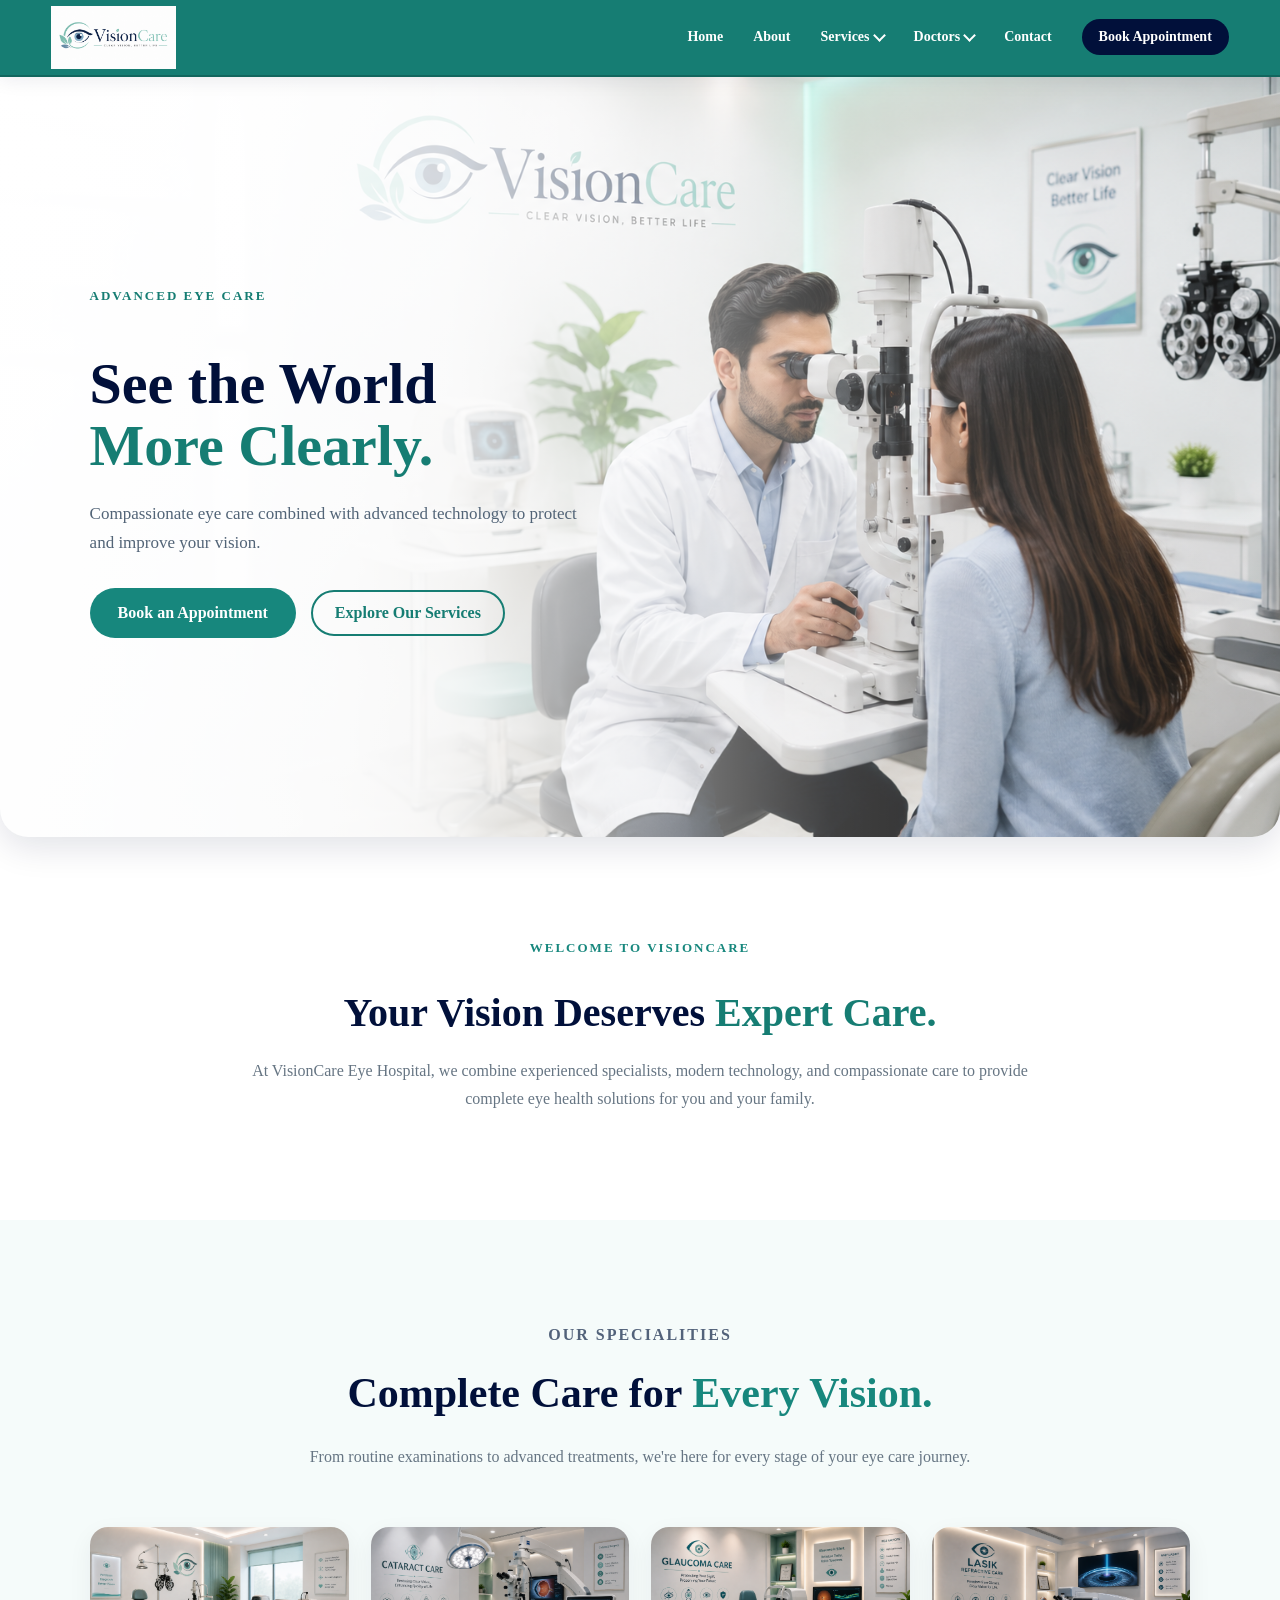
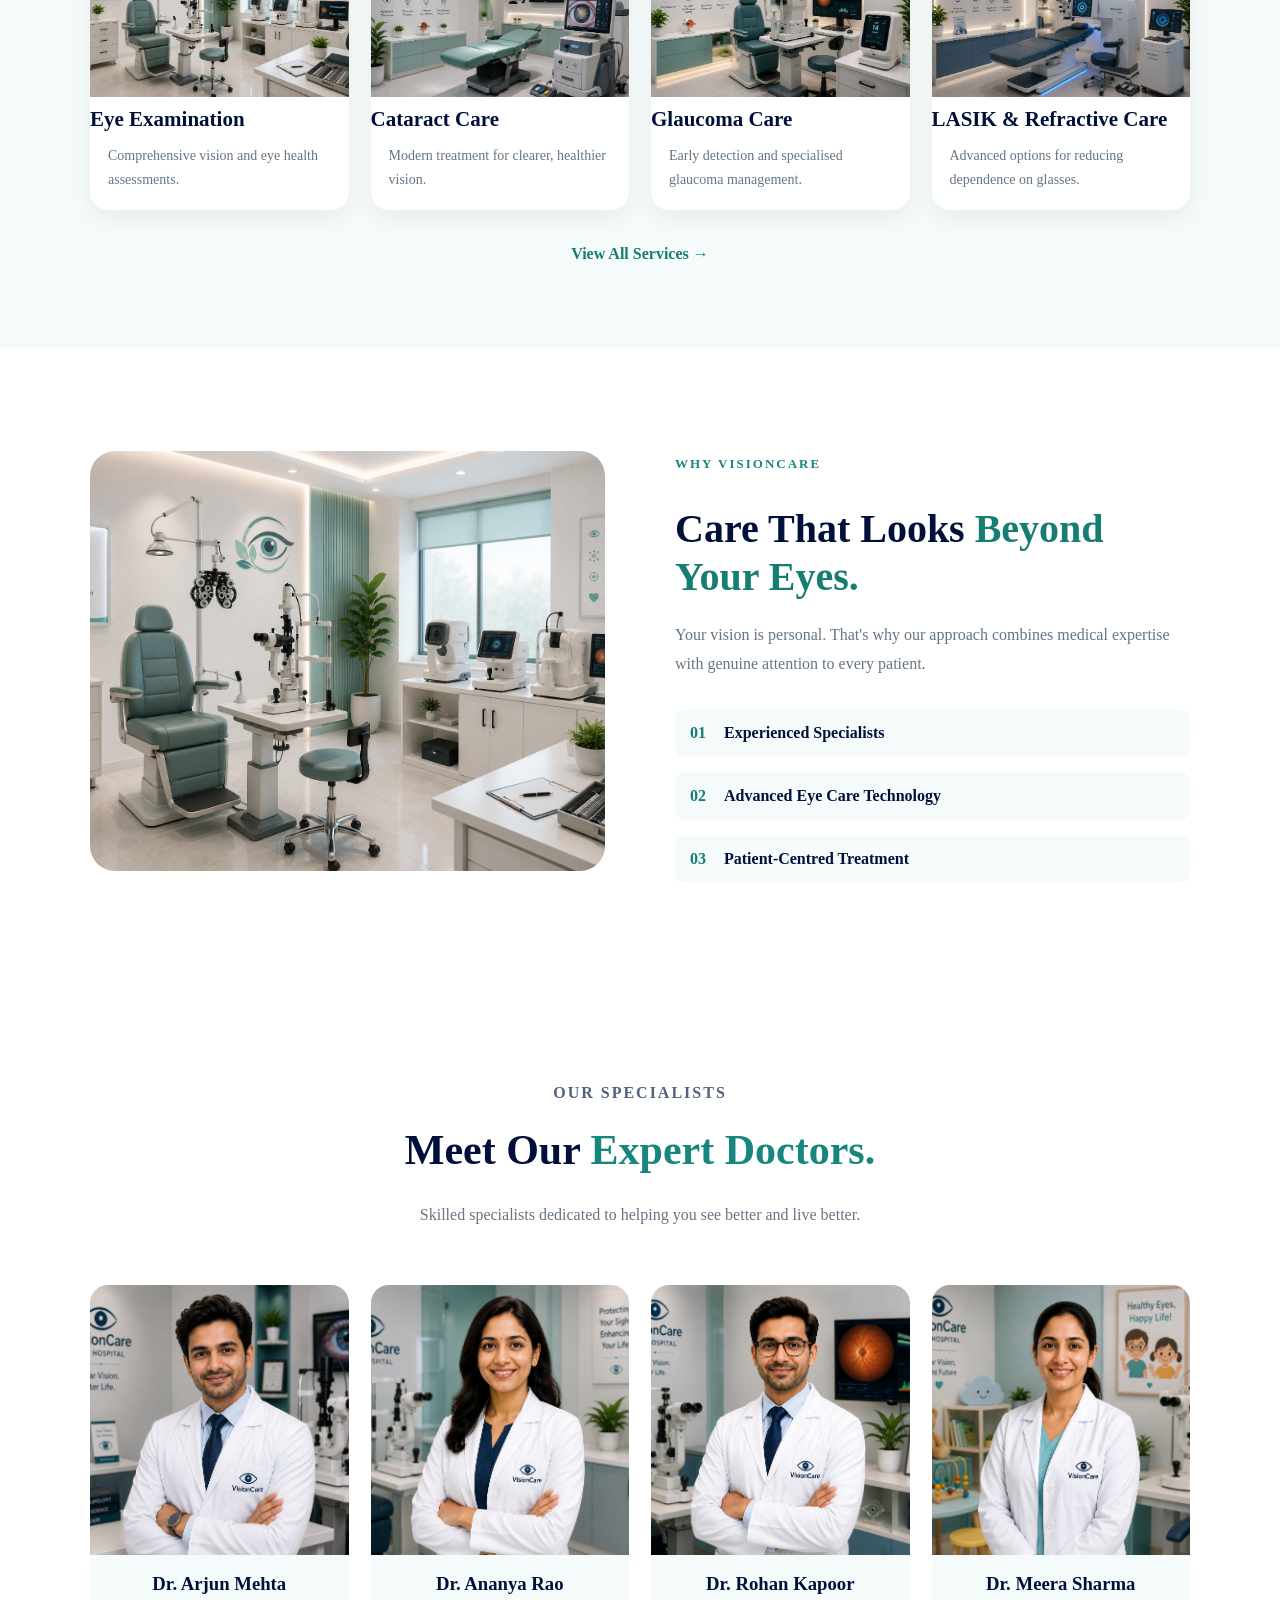
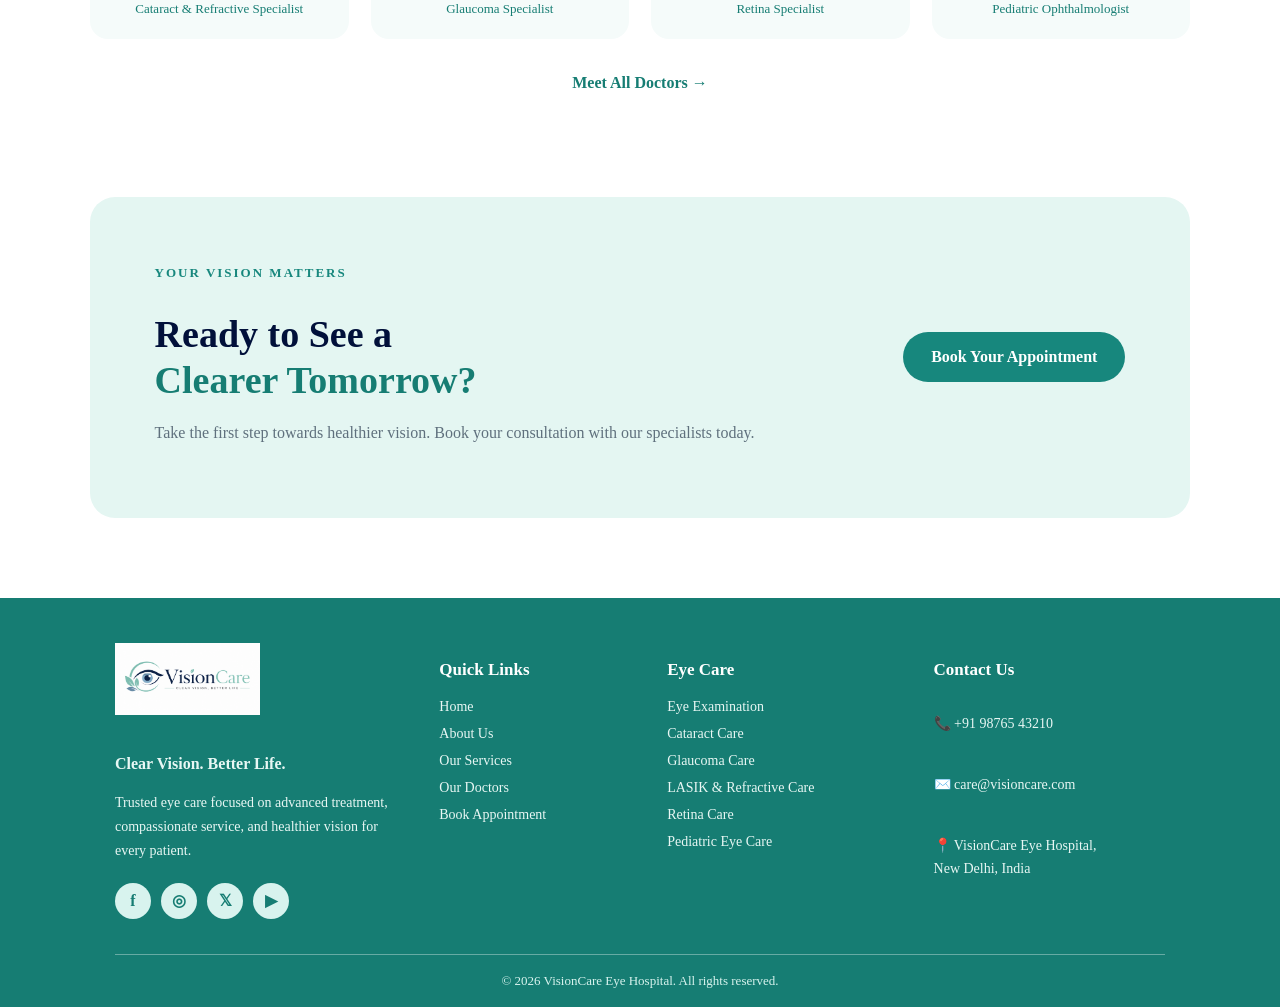
<file: index.html>
<!DOCTYPE html>
<html lang="en">
    <link rel="stylesheet" href="assets/css/style.css">

<nav class="navbar">
    <div class="nav-container">

        <a href="index.html" class="nav-logo">
            <img src="assets/images/general/visioncare-logo.png" alt="VisionCare Eye Hospital">
        </a>

        <div class="nav-links">

            <a href="index.html">Home</a>

            <a href="about.html">About</a>

            <div class="nav-dropdown">
                <a href="services.html">Services <span class="chevron"></span></a>

                <div class="dropdown-menu">
                    <a href="eye-examination.html">Eye Examination</a>
                    <a href="cataract-care.html">Cataract Care</a>
                    <a href="glaucoma-care.html">Glaucoma Care</a>
                    <a href="lasik-care.html">LASIK & Refractive Care</a>
                    <a href="retina-care.html">Retina Care</a>
                    <a href="pediatric-eye-care.html">Pediatric Eye Care</a>
                </div>
            </div>



                <div class="nav-dropdown">

                    <a href="doctors.html">
                        Doctors
                        <span class="chevron"></span>
                    </a>

                    <div class="dropdown-menu">

                        <a href="doctors.html">
                            Our Specialists
                        </a>

                        <a href="arjun-mehta.html">
                            Dr. Arjun Mehta
                        </a>

                        <a href="ananya-rao.html">
                            Dr. Ananya Rao
                        </a>

                        <a href="rohan-kapoor.html">
                            Dr. Rohan Kapoor
                        </a>

                        <a href="meera-sharma.html">
                            Dr. Meera Sharma
                        </a>

                    </div>

            </div>

            <a href="#" class="contact-trigger">Contact</a>

            <a href="appointment.html" class="nav-btn">
                Book Appointment
            </a>

        </div>

    </div>
</nav>
<!-- Contact Popup -->
<div class="contact-modal" id="contactModal">

    <div class="contact-modal-box">

        <button class="contact-close" id="contactClose">
            &times;
        </button>

        <div class="contact-modal-header">
            <span class="section-label">GET IN TOUCH</span>

            <h2>
                Leave Us a
                <span>Message.</span>
            </h2>

            <p>
                Have a question or need help? Leave us a message
                and our team will get back to you shortly.
            </p>
        </div>

        <form class="contact-form">

            <div class="contact-form-row">

                <div class="contact-field">
                    <label for="contactName">Your Name</label>
                    <input
                        type="text"
                        id="contactName"
                        placeholder="Enter your name"
                        required
                    >
                </div>

                <div class="contact-field">
                    <label for="contactEmail">Email Address</label>
                    <input
                        type="email"
                        id="contactEmail"
                        placeholder="Enter your email"
                        required
                    >
                </div>

            </div>

            <div class="contact-field">
                <label for="contactMessage">Your Message</label>

                <textarea
                    id="contactMessage"
                    rows="4"
                    placeholder="How can we help you?"
                    required
                ></textarea>
            </div>

            <button type="submit" class="contact-submit">
                Send Message
            </button>

        </form>

    </div>

</div>

<head>
    <meta charset="UTF-8">
    <meta name="viewport" content="width=device-width, initial-scale=1.0">

    <title>VisionCare Eye Hospital</title>

    <link rel="stylesheet" href="assets/css/style.css">
</head>

<body>

    <!-- Hero Section -->
    <section class="hero">

        <div class="hero-content">

            <p class="hero-label">ADVANCED EYE CARE</p>

            <h1>
                See the World<br>
                <span>More Clearly.</span>
            </h1>

            <p class="hero-text">
                Compassionate eye care combined with advanced technology
                to protect and improve your vision.
            </p>

            <div class="hero-buttons">
                <a href="appointment.html" class="primary-btn">
                    Book an Appointment
                </a>

                <a href="services.html" class="secondary-btn">
                    Explore Our Services
                </a>
            </div>

        </div>

    </section>


    <!-- Intro Section -->
    <section class="intro-section">

        <p class="section-label">WELCOME TO VISIONCARE</p>

        <h2>
            Your Vision Deserves
            <span>Expert Care.</span>
        </h2>

        <p>
            At VisionCare Eye Hospital, we combine experienced specialists,
            modern technology, and compassionate care to provide complete
            eye health solutions for you and your family.
        </p>

    </section>


    <!-- Services Preview -->
    <section class="home-services">

        <div class="section-heading">
            <p class="section-label">OUR SPECIALITIES</p>

            <h2>Complete Care for <span>Every Vision.</span></h2>

            <p>
                From routine examinations to advanced treatments,
                we're here for every stage of your eye care journey.
            </p>
        </div>

        <div class="service-cards">

            <a href="services.html#eye-examination" class="service-card">
                <img src="assets/images/services/eye-examination-room.png"
                     alt="Eye Examination">
                <h3>Eye Examination</h3>
                <p>Comprehensive vision and eye health assessments.</p>
            </a>

            <a href="services.html#cataract" class="service-card">
                <img src="assets/images/services/cataract-care.png"
                     alt="Cataract Care">
                <h3>Cataract Care</h3>
                <p>Modern treatment for clearer, healthier vision.</p>
            </a>

            <a href="services.html#glaucoma" class="service-card">
                <img src="assets/images/services/glaucoma-care.png"
                     alt="Glaucoma Care">
                <h3>Glaucoma Care</h3>
                <p>Early detection and specialised glaucoma management.</p>
            </a>

            <a href="services.html#lasik" class="service-card">
                <img src="assets/images/services/lasik-care.png"
                     alt="LASIK Care">
                <h3>LASIK & Refractive Care</h3>
                <p>Advanced options for reducing dependence on glasses.</p>
            </a>

        </div>

        <a href="services.html" class="view-all-btn">
            View All Services →
        </a>

    </section>


    <!-- Why VisionCare -->
    <section class="why-section">

        <div class="why-image">
            <img src="assets/images/services/eye-examination-room.png"
                 alt="VisionCare Eye Examination Room">
        </div>

        <div class="why-content">

            <p class="section-label">WHY VISIONCARE</p>

            <h2>
                Care That Looks
                <span>Beyond Your Eyes.</span>
            </h2>

            <p>
                Your vision is personal. That's why our approach combines
                medical expertise with genuine attention to every patient.
            </p>

            <div class="why-points">
                <div>
                    <strong>01</strong>
                    <span>Experienced Specialists</span>
                </div>

                <div>
                    <strong>02</strong>
                    <span>Advanced Eye Care Technology</span>
                </div>

                <div>
                    <strong>03</strong>
                    <span>Patient-Centred Treatment</span>
                </div>
            </div>

        </div>

    </section>


    <!-- Doctors Preview -->
    <section class="doctors-preview">

        <div class="section-heading">
            <p class="section-label">OUR SPECIALISTS</p>

            <h2>Meet Our <span>Expert Doctors.</span></h2>

            <p>
                Skilled specialists dedicated to helping you see better
                and live better.
            </p>
        </div>

        <div class="doctor-mini-cards">

            <div class="doctor-mini-card">
                <img src="assets/images/doctors/dr-arjun-mehta.png"
                     alt="Dr. Arjun Mehta">
                <h3>Dr. Arjun Mehta</h3>
                <p>Cataract & Refractive Specialist</p>
            </div>

            <div class="doctor-mini-card">
                <img src="assets/images/doctors/dr-ananya-rao.png"
                     alt="Dr. Ananya Rao">
                <h3>Dr. Ananya Rao</h3>
                <p>Glaucoma Specialist</p>
            </div>

            <div class="doctor-mini-card">
                <img src="assets/images/doctors/dr-rohan-kapoor.png"
                     alt="Dr. Rohan Kapoor">
                <h3>Dr. Rohan Kapoor</h3>
                <p>Retina Specialist</p>
            </div>

            <div class="doctor-mini-card">
                <img src="assets/images/doctors/dr-meera-sharma.png"
                     alt="Dr. Meera Sharma">
                <h3>Dr. Meera Sharma</h3>
                <p>Pediatric Ophthalmologist</p>
            </div>

        </div>

        <a href="doctors.html" class="view-all-btn">
            Meet All Doctors →
        </a>

    </section>


    <!-- Appointment CTA -->
    <section class="appointment-cta">

        <div>
            <p class="section-label">YOUR VISION MATTERS</p>

            <h2>Ready to See a<br><span>Clearer Tomorrow?</span></h2>

            <p>
                Take the first step towards healthier vision.
                Book your consultation with our specialists today.
            </p>
        </div>

        <a href="appointment.html" class="primary-btn">
            Book Your Appointment
        </a>

    </section>


    <link rel="stylesheet" href="../../assets/css/style.css">
<footer class="site-footer">

    <div class="footer-container">

        <!-- Brand -->
        <div class="footer-brand">
            <img src="assets/images/general/visioncare-logo.png"
                 alt="VisionCare Eye Hospital">

            <p class="footer-tagline">
                Clear Vision. Better Life.
            </p>

            <p>
                Trusted eye care focused on advanced treatment,
                compassionate service, and healthier vision for every patient.
            </p>

            <div class="social-links">
                <a href="#" aria-label="Facebook">f</a>
                <a href="#" aria-label="Instagram">◎</a>
                <a href="#" aria-label="Twitter">𝕏</a>
                <a href="#" aria-label="YouTube">▶</a>
            </div>
        </div>


        <!-- Quick Links -->
        <div class="footer-column">
            <h3>Quick Links</h3>

            <a href="index.html">Home</a>
            <a href="about.html">About Us</a>
            <a href="services.html">Our Services</a>
            <a href="doctors.html">Our Doctors</a>
            <a href="appointment.html">Book Appointment</a>
        </div>


        <!-- Eye Care -->
        <div class="footer-column">
            <h3>Eye Care</h3>

            <a href="eye-examination.html">Eye Examination</a>
            <a href="cataract-care.html">Cataract Care</a>
            <a href="glaucoma-care.html">Glaucoma Care</a>
            <a href="lasik-care.html">LASIK & Refractive Care</a>
            <a href="retina-care.html">Retina Care</a>
            <a href="pediatric-eye-care.html">Pediatric Eye Care</a>
        </div>


        <!-- Contact -->
        <div class="footer-column footer-contact">
            <h3>Contact Us</h3>

            <p>📞 +91 98765 43210</p>
            <p>✉️ care@visioncare.com</p>
            <p>📍 VisionCare Eye Hospital,<br>
               New Delhi, India</p>
        </div>

    </div>


    <!-- Bottom -->
    <div class="footer-bottom">
    <p>© 2026 VisionCare Eye Hospital. All rights reserved.</p>
</div>


    <script src="assets/js/script.js"></script>

</body>
</html>
</file>
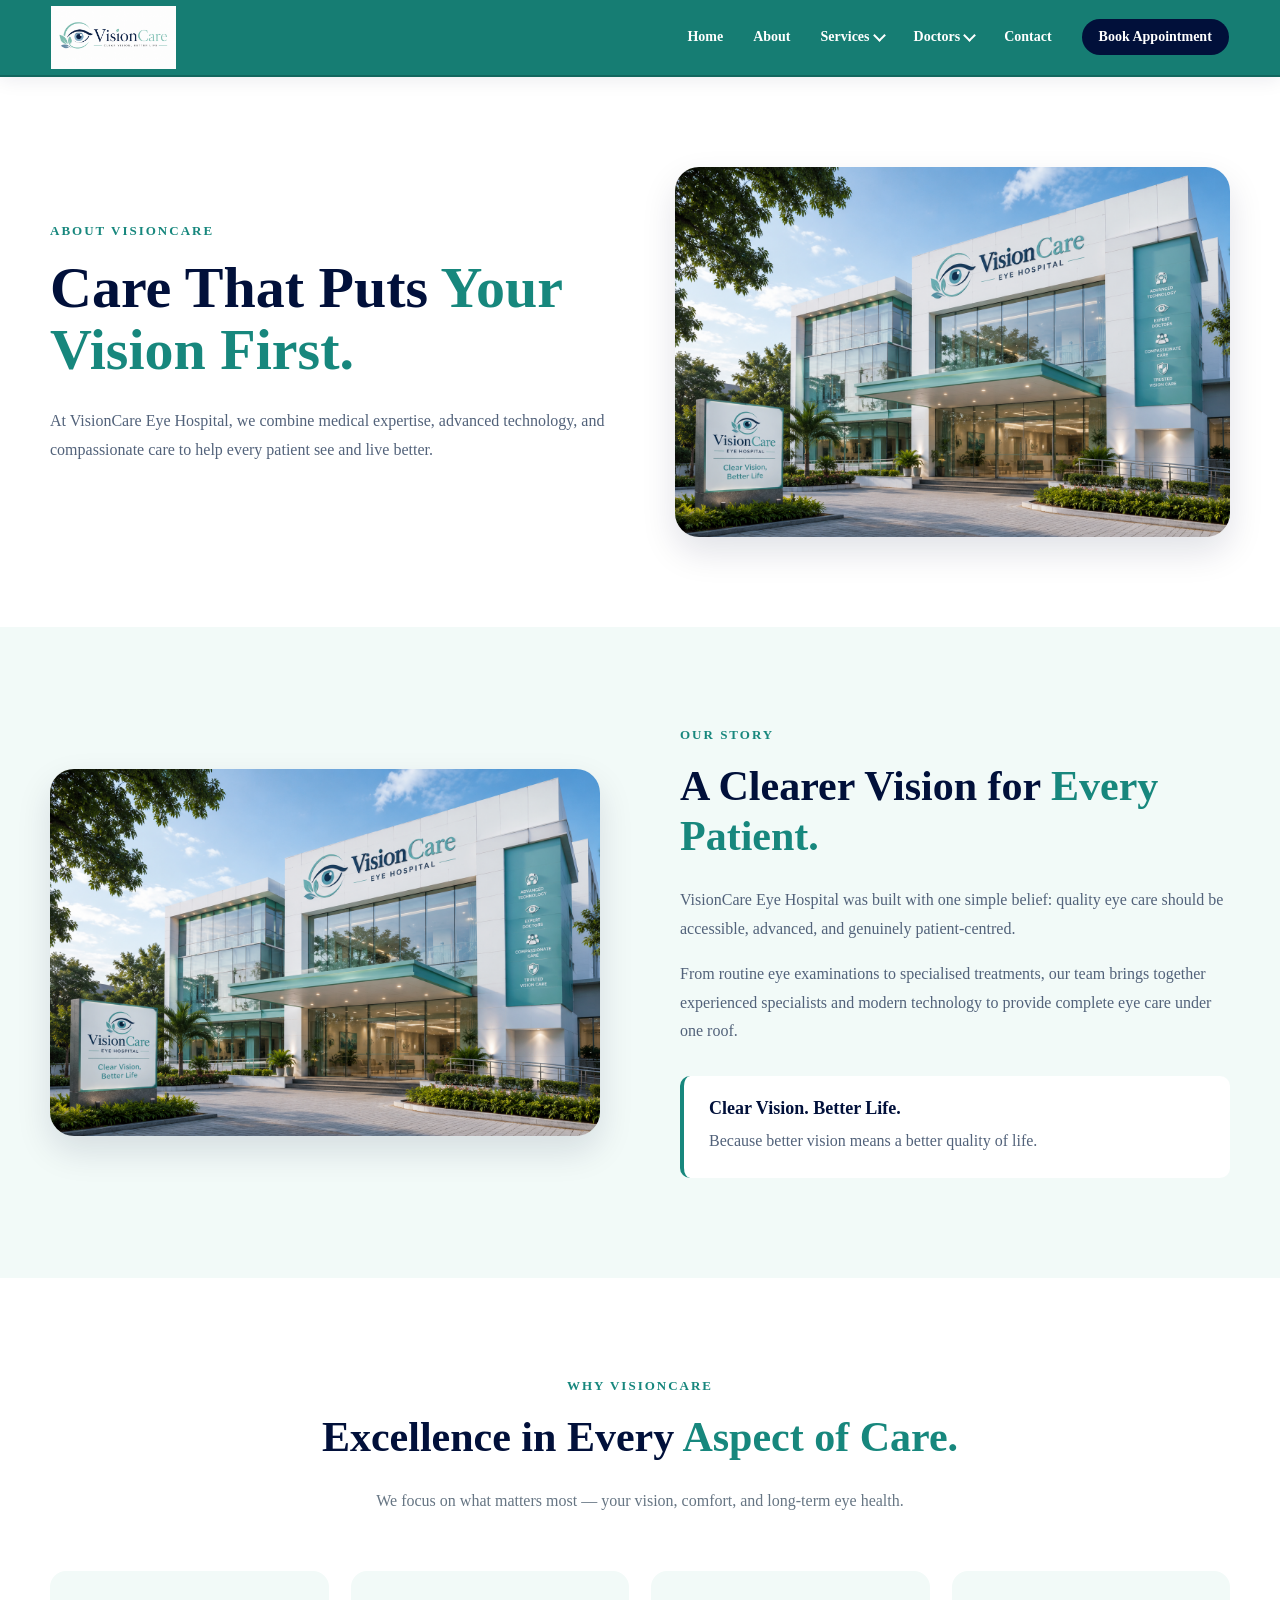
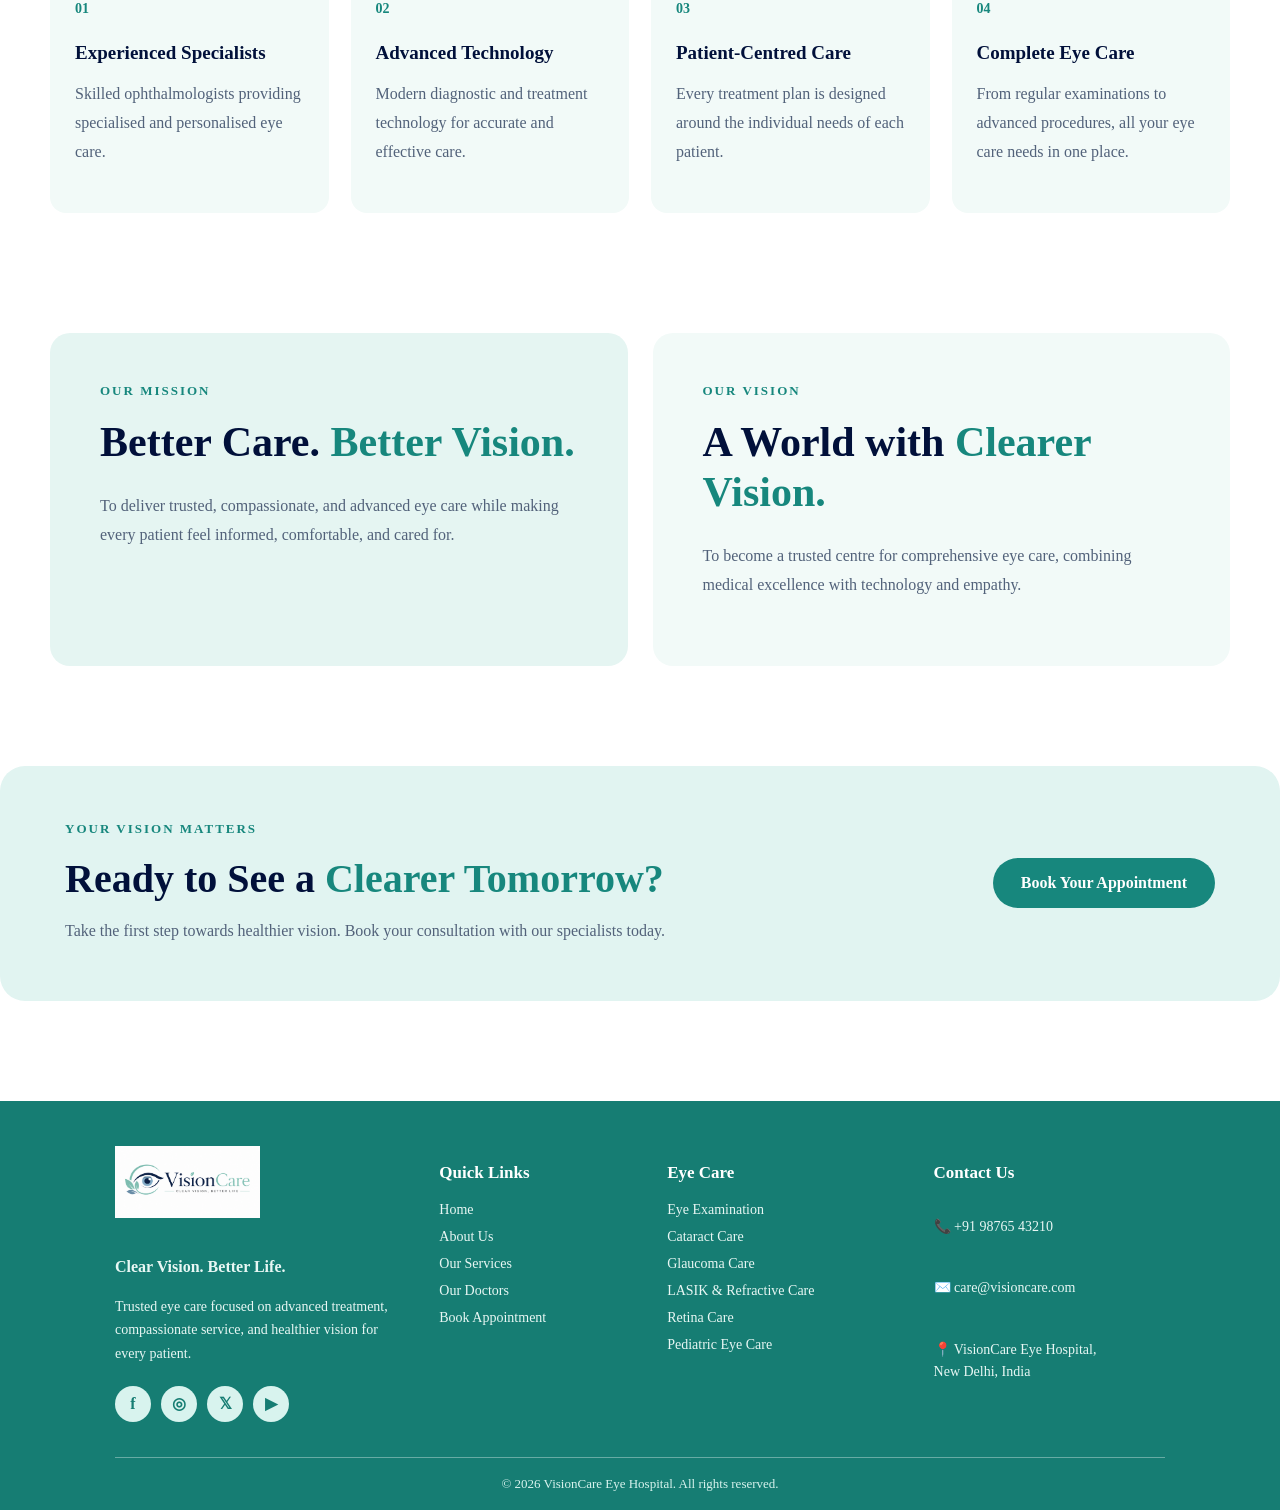
<file: about.html>
<!DOCTYPE html>
<html lang="en">
<head>
    <meta charset="UTF-8">
    <meta name="viewport" content="width=device-width, initial-scale=1.0">
    <title>About Us | VisionCare Eye Hospital</title>

    <link rel="stylesheet" href="assets/css/style.css">
</head>
<nav class="navbar">
    <div class="nav-container">

        <a href="index.html" class="nav-logo">
            <img src="assets/images/general/visioncare-logo.png" alt="VisionCare Eye Hospital">
        </a>

        <div class="nav-links">

            <a href="index.html">Home</a>

            <a href="about.html">About</a>

            <div class="nav-dropdown">
                <a href="services.html">Services <span class="chevron"></span></a>

                <div class="dropdown-menu">
                    <a href="eye-examination.html">Eye Examination</a>
                    <a href="cataract-care.html">Cataract Care</a>
                    <a href="glaucoma-care.html">Glaucoma Care</a>
                    <a href="lasik-care.html">LASIK & Refractive Care</a>
                    <a href="retina-care.html">Retina Care</a>
                    <a href="pediatric-eye-care.html">Pediatric Eye Care</a>
                </div>
            </div>

            <div class="nav-dropdown">
                <a href="doctors.html">Doctors <span class="chevron"></span></a>

                <div class="dropdown-menu">
                    <a href="doctors.html">Our Specialists</a>
                    <a href="arjun-mehta.html">Dr. Arjun Mehta</a>
                    <a href="ananya-rao.html">Dr. Ananya Rao</a>
                    <a href="rohan-kapoor.html">Dr. Rohan Kapoor</a>
                    <a href="meera-sharma.html">Dr. Meera Sharma</a>
                </div>
            </div>

            <a href="#" class="contact-trigger">Contact</a>

            <a href="appointment.html" class="nav-btn">
                Book Appointment
            </a>

        </div>

    </div>
</nav>
<!-- Contact Popup -->
<div class="contact-modal" id="contactModal">

    <div class="contact-modal-box">

        <button class="contact-close" id="contactClose">
            &times;
        </button>

        <div class="contact-modal-header">
            <span class="section-label">GET IN TOUCH</span>

            <h2>
                Leave Us a
                <span>Message.</span>
            </h2>

            <p>
                Have a question or need help? Leave us a message
                and our team will get back to you shortly.
            </p>
        </div>

        <form class="contact-form">

            <div class="contact-form-row">

                <div class="contact-field">
                    <label for="contactName">Your Name</label>
                    <input
                        type="text"
                        id="contactName"
                        placeholder="Enter your name"
                        required
                    >
                </div>

                <div class="contact-field">
                    <label for="contactEmail">Email Address</label>
                    <input
                        type="email"
                        id="contactEmail"
                        placeholder="Enter your email"
                        required
                    >
                </div>

            </div>

            <div class="contact-field">
                <label for="contactMessage">Your Message</label>

                <textarea
                    id="contactMessage"
                    rows="4"
                    placeholder="How can we help you?"
                    required
                ></textarea>
            </div>

            <button type="submit" class="contact-submit">
                Send Message
            </button>

        </form>

    </div>

</div>
<head>
    <meta charset="UTF-8">
    <meta name="viewport" content="width=device-width, initial-scale=1.0">

    <title>VisionCare Eye Hospital</title>

    <link rel="stylesheet" href="assets/css/style.css">
</head>

<body>
    
    <!-- About Hero -->
    <section class="about-hero">

        <div class="about-hero-content">
            <span class="section-label">ABOUT VISIONCARE</span>

            <h1>
                Care That Puts
                <span>Your Vision First.</span>
            </h1>

            <p>
                At VisionCare Eye Hospital, we combine medical expertise,
                advanced technology, and compassionate care to help every
                patient see and live better.
            </p>
        </div>

        <div class="about-hero-image">
            <img src="assets/images/general/visioncare-hospital.png"
                 alt="VisionCare Eye Hospital">
        </div>

    </section>


    <!-- Our Story -->
    <section class="about-story">

        <div class="about-story-image">
            <img src="assets/images/general/visioncare-hospital.png"
                 alt="VisionCare Eye Hospital">
        </div>

        <div class="about-story-content">

            <span class="section-label">OUR STORY</span>

            <h2>
                A Clearer Vision for
                <span>Every Patient.</span>
            </h2>

            <p>
                VisionCare Eye Hospital was built with one simple belief:
                quality eye care should be accessible, advanced, and
                genuinely patient-centred.
            </p>

            <p>
                From routine eye examinations to specialised treatments,
                our team brings together experienced specialists and
                modern technology to provide complete eye care under one roof.
            </p>

            <div class="about-highlight">
                <strong>Clear Vision. Better Life.</strong>
                <p>
                    Because better vision means a better quality of life.
                </p>
            </div>

        </div>

    </section>


    <!-- Why VisionCare -->
    <section class="why-visioncare">

        <div class="section-heading">

            <span class="section-label">WHY VISIONCARE</span>

            <h2>
                Excellence in Every
                <span>Aspect of Care.</span>
            </h2>

            <p>
                We focus on what matters most — your vision, comfort,
                and long-term eye health.
            </p>

        </div>


        <div class="why-cards">

            <div class="why-card">
                <div class="why-number">01</div>
                <h3>Experienced Specialists</h3>
                <p>
                    Skilled ophthalmologists providing specialised
                    and personalised eye care.
                </p>
            </div>


            <div class="why-card">
                <div class="why-number">02</div>
                <h3>Advanced Technology</h3>
                <p>
                    Modern diagnostic and treatment technology for
                    accurate and effective care.
                </p>
            </div>


            <div class="why-card">
                <div class="why-number">03</div>
                <h3>Patient-Centred Care</h3>
                <p>
                    Every treatment plan is designed around the
                    individual needs of each patient.
                </p>
            </div>


            <div class="why-card">
                <div class="why-number">04</div>
                <h3>Complete Eye Care</h3>
                <p>
                    From regular examinations to advanced procedures,
                    all your eye care needs in one place.
                </p>
            </div>

        </div>

    </section>


    <!-- Mission & Vision -->
    <section class="mission-vision">

        <div class="mission-card">

            <span class="section-label">OUR MISSION</span>

            <h2>
                Better Care.
                <span>Better Vision.</span>
            </h2>

            <p>
                To deliver trusted, compassionate, and advanced eye care
                while making every patient feel informed, comfortable,
                and cared for.
            </p>

        </div>


        <div class="vision-card">

            <span class="section-label">OUR VISION</span>

            <h2>
                A World with
                <span>Clearer Vision.</span>
            </h2>

            <p>
                To become a trusted centre for comprehensive eye care,
                combining medical excellence with technology and empathy.
            </p>

        </div>

    </section>


    <!-- CTA -->
    <section class="about-cta">

        <div>
            <span class="section-label">YOUR VISION MATTERS</span>

            <h2>
                Ready to See a
                <span>Clearer Tomorrow?</span>
            </h2>

            <p>
                Take the first step towards healthier vision.
                Book your consultation with our specialists today.
            </p>
        </div>

        <a href="appointment.html" class="primary-btn">
            Book Your Appointment
        </a>

    </section>


    <!-- Footer -->
    <link rel="stylesheet" href="assets/css/style.css">
<footer class="site-footer">

    <div class="footer-container">

        <!-- Brand -->
        <div class="footer-brand">
            <img src="assets/images/general/visioncare-logo.png"
                 alt="VisionCare Eye Hospital">

            <p class="footer-tagline">
                Clear Vision. Better Life.
            </p>

            <p>
                Trusted eye care focused on advanced treatment,
                compassionate service, and healthier vision for every patient.
            </p>

            <div class="social-links">
                <a href="#" aria-label="Facebook">f</a>
                <a href="#" aria-label="Instagram">◎</a>
                <a href="#" aria-label="Twitter">𝕏</a>
                <a href="#" aria-label="YouTube">▶</a>
            </div>
        </div>


        <!-- Quick Links -->
        <div class="footer-column">
            <h3>Quick Links</h3>

            <a href="index.html">Home</a>
            <a href="about.html">About Us</a>
            <a href="services.html">Our Services</a>
            <a href="doctors.html">Our Doctors</a>
            <a href="appointment.html">Book Appointment</a>
        </div>


        <!-- Eye Care -->
        <div class="footer-column">
            <h3>Eye Care</h3>

            <a href="eye-examination.html">Eye Examination</a>
            <a href="cataract-care.html">Cataract Care</a>
            <a href="glaucoma-care.html">Glaucoma Care</a>
            <a href="lasik-care.html">LASIK & Refractive Care</a>
            <a href="retina-care.html">Retina Care</a>
            <a href="pediatric-eye-care.html">Pediatric Eye Care</a>
        </div>


        <!-- Contact -->
        <div class="footer-column footer-contact">
            <h3>Contact Us</h3>

            <p>📞 +91 98765 43210</p>
            <p>✉️ care@visioncare.com</p>
            <p>📍 VisionCare Eye Hospital,<br>
               New Delhi, India</p>

            
        </div>

    </div>


    <!-- Bottom -->
    <div class="footer-bottom">
    <p>© 2026 VisionCare Eye Hospital. All rights reserved.</p>
</div>
    <script src="assets/js/script.js"></script>

</body>
</html>
</file>
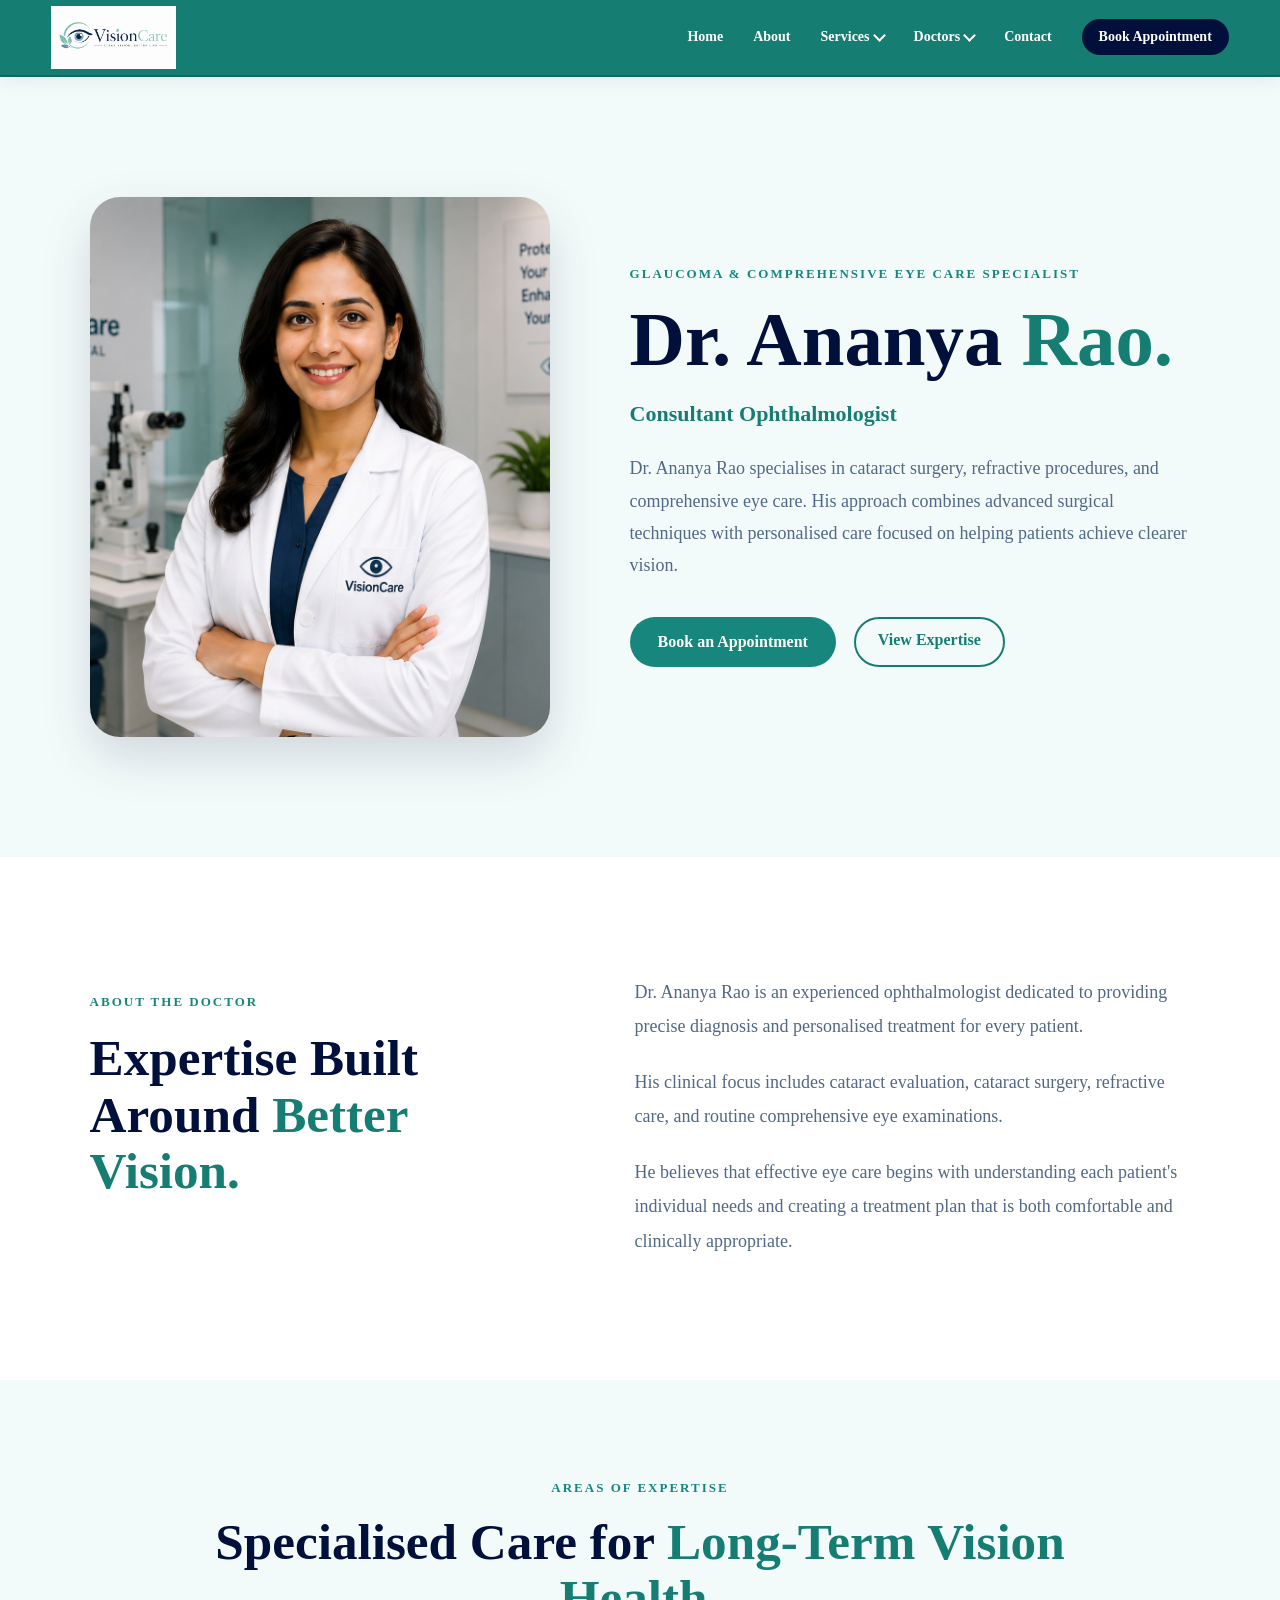
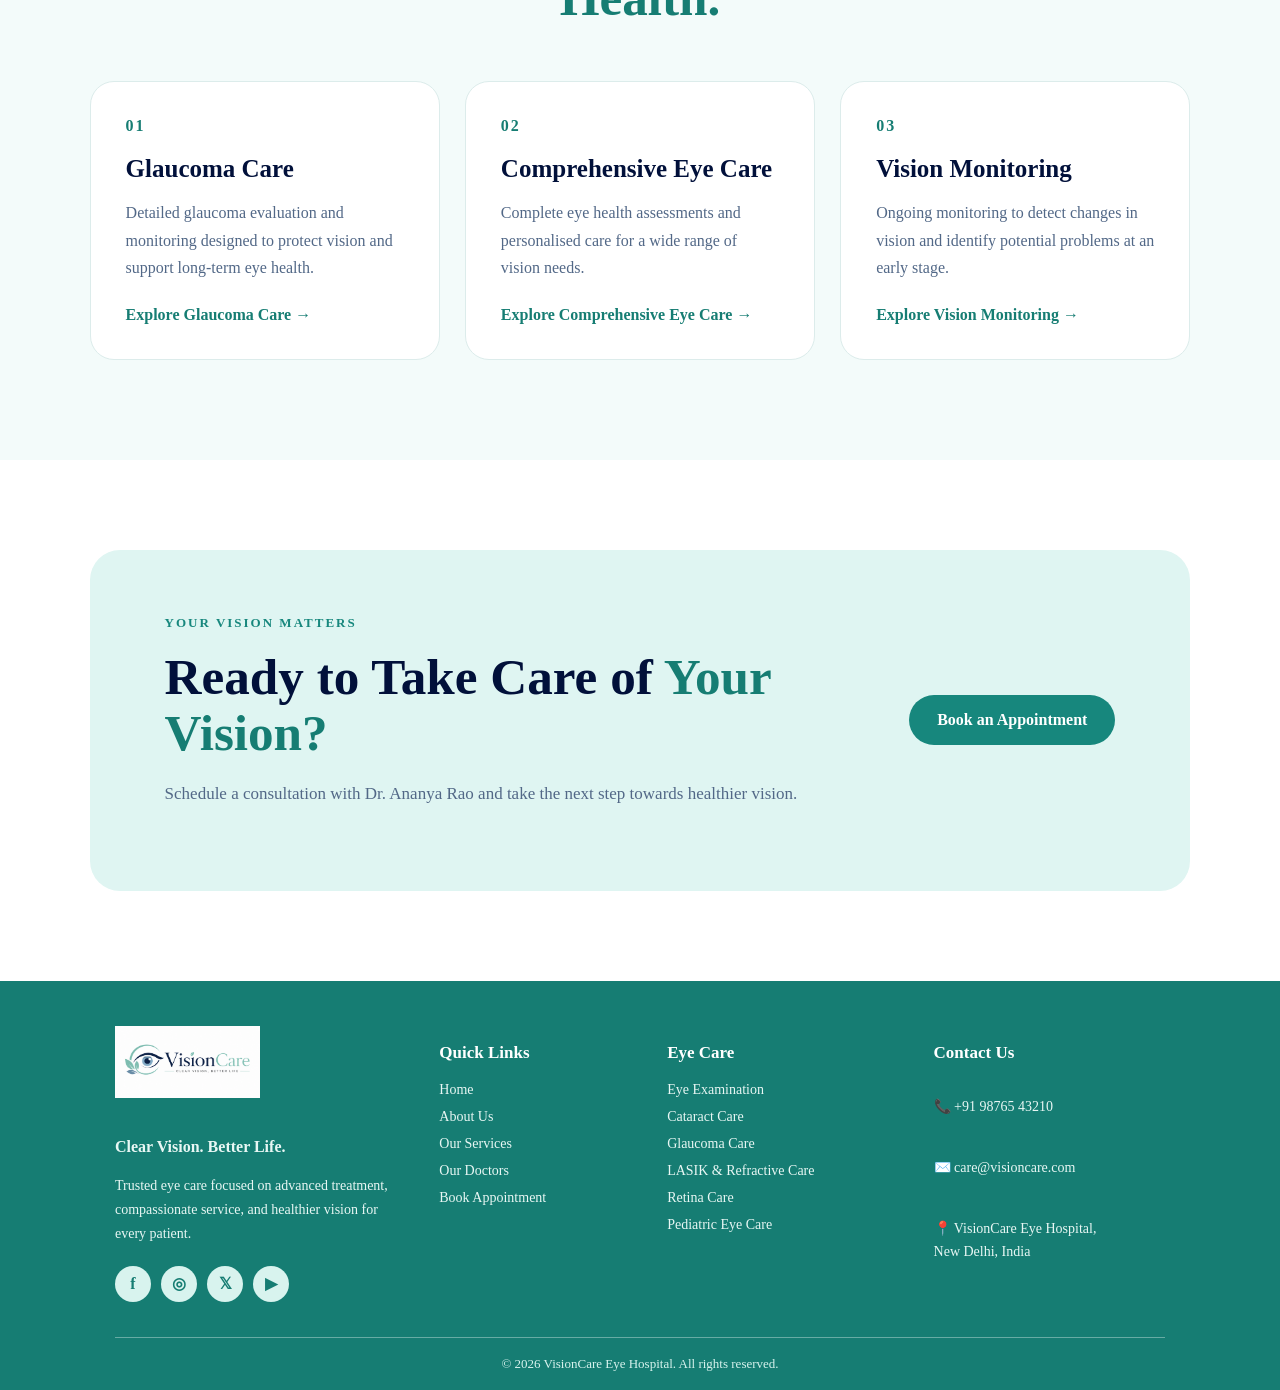
<file: ananya-rao.html>
<!DOCTYPE html>
<html lang="en">

<head>
    <meta charset="UTF-8">
    <meta name="viewport" content="width=device-width, initial-scale=1.0">

    <title>Dr. Ananya Rao | VisionCare Eye Hospital</title>

    <link rel="stylesheet" href="assets/css/style.css">
</head>

<body>

    <!-- ================= NAVBAR ================= -->

    <nav class="navbar">

        <div class="nav-container">

            <a href="index.html" class="nav-logo">
                <img
                    src="assets/images/general/visioncare-logo.png"
                    alt="VisionCare Eye Hospital"
                >
            </a>

            <div class="nav-links">

                <a href="index.html">Home</a>

                <a href="about.html">About</a>

                <div class="nav-dropdown">

                    <a href="services.html">
                        Services
                        <span class="chevron"></span>
                    </a>

                    <div class="dropdown-menu">

                        <a href="eye-examination-care.html">
                            Vision Monitoring
                        </a>

                        <a href="cataract-care.html">
                            Cataract Care
                        </a>

                        <a href="glaucoma-care.html">
                            Glaucoma Care
                        </a>

                        <a href="lasik-care.html">
                            LASIK & Comprehensive Eye Care
                        </a>

                        <a href="retina-care.html">
                            Retina Care
                        </a>

                        <a href="pediatric-eye-care.html">
                            Pediatric Eye Care
                        </a>

                    </div>

                </div>


                <div class="nav-dropdown">

                    <a href="doctors.html">
                        Doctors
                        <span class="chevron"></span>
                    </a>

                    <div class="dropdown-menu">
                    <a href="doctors.html">Our Specialists</a>
                    <a href="arjun-mehta.html">Dr. Arjun Mehta</a>
                    <a href="ananya-rao.html">Dr. Ananya Rao</a>
                    <a href="rohan-kapoor.html">Dr. Rohan Kapoor</a>
                    <a href="meera-sharma.html">Dr. Meera Sharma</a>
                </div>

                </div>


                <a href="#" class="contact-trigger">
                    Contact
                </a>


                <a href="appointment.html" class="nav-btn">
                    Book Appointment
                </a>

            </div>

        </div>

    </nav>


    <!-- ================= CONTACT POPUP ================= -->

    <div class="contact-modal" id="contactModal">

        <div class="contact-modal-box">

            <button
                class="contact-close"
                id="contactClose"
            >
                &times;
            </button>


            <div class="contact-modal-header">

                <span class="section-label">
                    GET IN TOUCH
                </span>

                <h2>
                    Leave Us a
                    <span>Message.</span>
                </h2>

                <p>
                    Have a question or need help? Leave us a message
                    and our team will get back to you shortly.
                </p>

            </div>


            <form class="contact-form">

                <div class="contact-form-row">

                    <div class="contact-field">

                        <label for="contactName">
                            Your Name
                        </label>

                        <input
                            type="text"
                            id="contactName"
                            placeholder="Enter your name"
                            required
                        >

                    </div>


                    <div class="contact-field">

                        <label for="contactEmail">
                            Email Address
                        </label>

                        <input
                            type="email"
                            id="contactEmail"
                            placeholder="Enter your email"
                            required
                        >

                    </div>

                </div>


                <div class="contact-field">

                    <label for="contactMessage">
                        Your Message
                    </label>

                    <textarea
                        id="contactMessage"
                        rows="4"
                        placeholder="How can we help you?"
                        required
                    ></textarea>

                </div>


                <button
                    type="submit"
                    class="contact-submit"
                >
                    Send Message
                </button>

            </form>

        </div>

    </div>


    <!-- ================= DOCTOR HERO ================= -->

    <section class="doctor-profile-hero">

        <div class="doctor-profile-image">

            <img
                src="assets/images/doctors/dr-ananya-rao.png"
                alt="Dr. Ananya Rao"
            >

        </div>


        <div class="doctor-profile-content">

            <span class="section-label">
                GLAUCOMA & COMPREHENSIVE EYE CARE SPECIALIST
            </span>

            <h1>
                Dr. Ananya
                <span>Rao.</span>
            </h1>

            <h3>
                Consultant Ophthalmologist
            </h3>

            <p>
                Dr. Ananya Rao specialises in cataract surgery,
                refractive procedures, and comprehensive eye care.
                His approach combines advanced surgical techniques
                with personalised care focused on helping patients
                achieve clearer vision.
            </p>


            <div class="doctor-profile-buttons">

                <a
                    href="appointment.html?doctor=ananya&service=glaucoma"
                    class="primary-btn"
                >
                    Book an Appointment
                </a>

                <a
                    href="#doctor-expertise"
                    class="secondary-btn"
                >
                    View Expertise
                </a>

            </div>

        </div>

    </section>


    <!-- ================= ABOUT DOCTOR ================= -->

    <section class="doctor-about">

        <div class="doctor-about-heading">

            <span class="section-label">
                ABOUT THE DOCTOR
            </span>

            <h2>
                Expertise Built Around
                <span>Better Vision.</span>
            </h2>

        </div>


        <div class="doctor-about-content">

            <p>
                Dr. Ananya Rao is an experienced ophthalmologist
                dedicated to providing precise diagnosis and
                personalised treatment for every patient.
            </p>

            <p>
                His clinical focus includes cataract evaluation,
                cataract surgery, refractive care, and routine
                comprehensive eye examinations.
            </p>

            <p>
                He believes that effective eye care begins with
                understanding each patient's individual needs and
                creating a treatment plan that is both comfortable
                and clinically appropriate.
            </p>

        </div>

    </section>


    <!-- ================= EXPERTISE ================= -->

    <section
        class="doctor-expertise"
        id="doctor-expertise"
    >

        <span class="section-label">
            AREAS OF EXPERTISE
        </span>

        <h2>
            Specialised Care for
            <span>Long-Term Vision Health.</span>
        </h2>


        <div class="doctor-expertise-grid">

            <div class="doctor-expertise-card">

                <span>01</span>

                <h3>
                    Glaucoma Care
                </h3>

                <p>
                    Detailed glaucoma evaluation and monitoring designed
                    to protect vision and support long-term
                    eye health.
                </p>

                <a href="glaucoma.html">
                    Explore Glaucoma Care →
                </a>

            </div>


            <div class="doctor-expertise-card">

                <span>02</span>

                <h3>
                    Comprehensive Eye Care
                </h3>

                <p>
                    Complete eye health assessments and personalised
                    care for a wide range of vision
                    needs.
                </p>

                <a href="eye-examination.html">
                    Explore Comprehensive Eye Care →
                </a>

            </div>


            <div class="doctor-expertise-card">

                <span>03</span>

                <h3>
                    Vision Monitoring
                </h3>

                <p>
                    Ongoing monitoring to detect changes in vision
                    and identify potential problems
                    at an early stage.
                </p>

                <a href="eye-examination.html">
                    Explore Vision Monitoring →
                </a>

            </div>

        </div>

    </section>


    <!-- ================= CTA ================= -->

    <section class="doctor-profile-cta">

        <div>

            <span class="section-label">
                YOUR VISION MATTERS
            </span>

            <h2>
                Ready to Take Care of
                <span>Your Vision?</span>
            </h2>

            <p>
                Schedule a consultation with Dr. Ananya Rao
                and take the next step towards healthier vision.
            </p>

        </div>


        <a
            href="appointment.html?doctor=ananya&service=glaucoma"
            class="primary-btn"
        >
            Book an Appointment
        </a>

    </section>


    <!-- ================= FOOTER ================= -->

    <footer class="site-footer">

        <div class="footer-container">


            <div class="footer-brand">

                <img
                    src="assets/images/general/visioncare-logo.png"
                    alt="VisionCare Eye Hospital"
                >

                <p class="footer-tagline">
                    Clear Vision. Better Life.
                </p>

                <p>
                    Trusted eye care focused on advanced treatment,
                    compassionate service, and healthier vision
                    for every patient.
                </p>

                <div class="social-links">

                    <a href="#">f</a>
                    <a href="#">◎</a>
                    <a href="#">𝕏</a>
                    <a href="#">▶</a>

                </div>

            </div>


            <div class="footer-column">

                <h3>
                    Quick Links
                </h3>

                <a href="index.html">
                    Home
                </a>

                <a href="about.html">
                    About Us
                </a>

                <a href="services.html">
                    Our Services
                </a>

                <a href="doctors.html">
                    Our Doctors
                </a>

                <a href="appointment.html">
                    Book Appointment
                </a>

            </div>


            <div class="footer-column">
            <h3>Eye Care</h3>

            <a href="eye-examination.html">Eye Examination</a>
            <a href="cataract-care.html">Cataract Care</a>
            <a href="glaucoma-care.html">Glaucoma Care</a>
            <a href="lasik-care.html">LASIK & Refractive Care</a>
            <a href="retina-care.html">Retina Care</a>
            <a href="pediatric-eye-care.html">Pediatric Eye Care</a>
        </div>


            <div class="footer-column footer-contact">

                <h3>
                    Contact Us
                </h3>

                <p>
                    📞 +91 98765 43210
                </p>

                <p>
                    ✉️ care@visioncare.com
                </p>

                <p>
                    📍 VisionCare Eye Hospital,
                    <br>
                    New Delhi, India
                </p>

            </div>

        </div>


        <div class="footer-bottom">

            <p>
                © 2026 VisionCare Eye Hospital.
                All rights reserved.
            </p>

        </div>

    </footer>


    <script src="assets/js/script.js"></script>

</body>

</html>
</file>
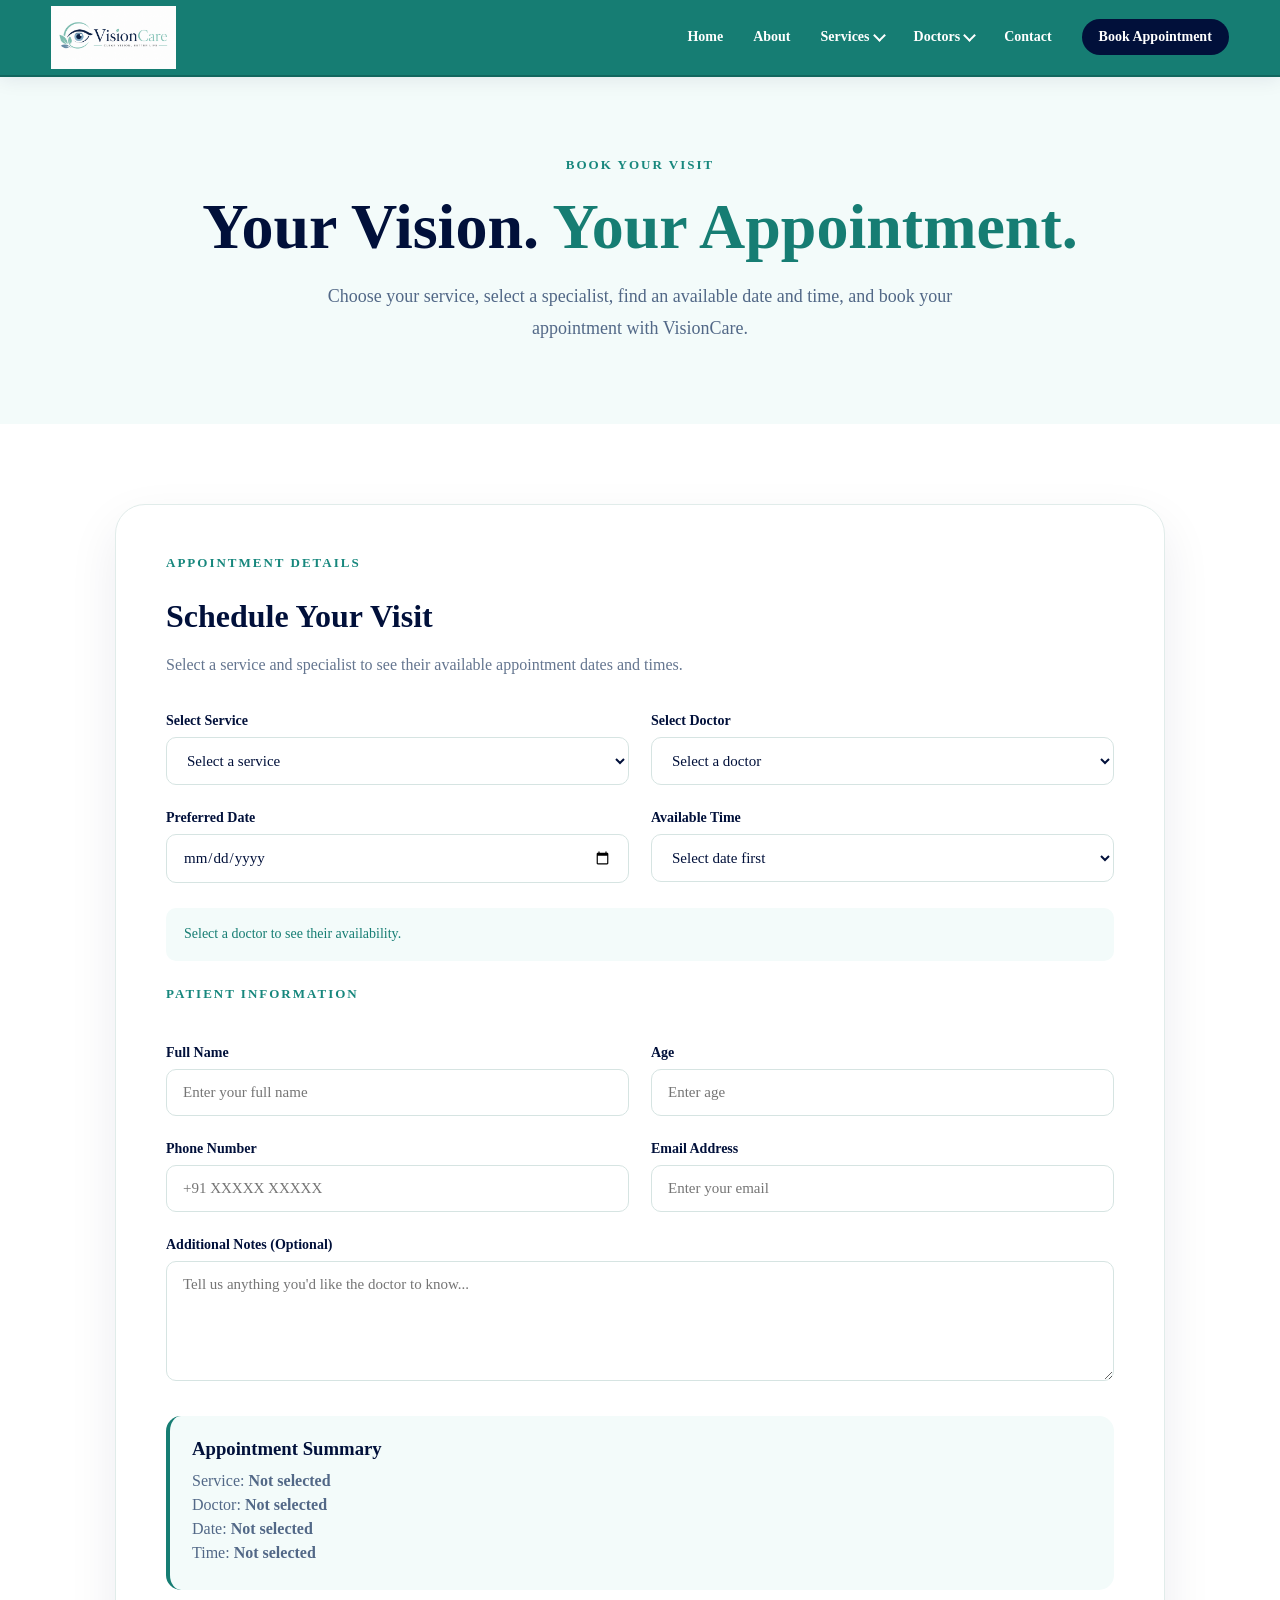
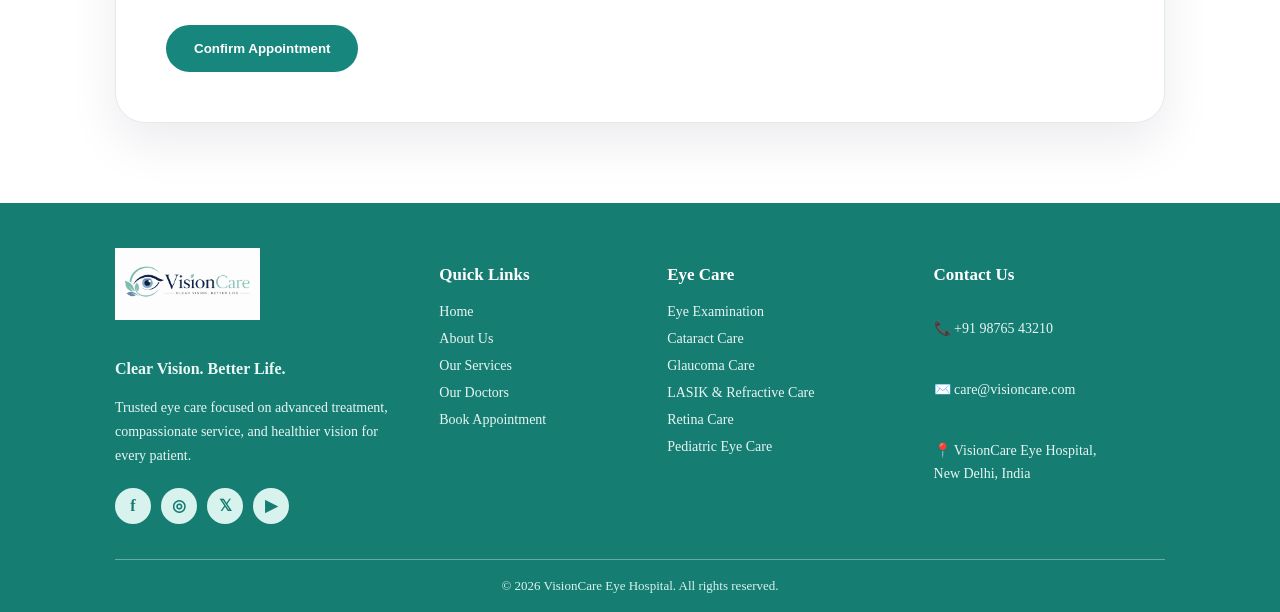
<file: appointment.html>
<!DOCTYPE html>
<html lang="en">

<head>
    <meta charset="UTF-8">
    <meta name="viewport" content="width=device-width, initial-scale=1.0">

    <title>Book an Appointment | VisionCare Eye Hospital</title>

    <link rel="stylesheet" href="assets/css/style.css">

    <style>
        /* ================= APPOINTMENT HERO ================= */

        .appointment-hero {
            padding: 80px 7%;
            background: #f3fbfa;
            text-align: center;
        }

        .appointment-hero h1 {
            font-size: clamp(45px, 5vw, 68px);
            line-height: 1.05;
            color: #01103a;
            margin: 20px 0;
        }

        .appointment-hero h1 span {
            color: #167d73;
        }

        .appointment-hero p {
            max-width: 650px;
            margin: auto;
            color: #526887;
            font-size: 18px;
            line-height: 1.8;
        }


        /* ================= APPOINTMENT FORM ================= */

        .appointment-section {
            padding: 80px 7%;
        }

        .appointment-container {
            max-width: 1050px;
            margin: auto;
        }

        .appointment-box {
            background: #ffffff;
            border: 1px solid #e1ecea;
            border-radius: 30px;
            padding: 50px;
            box-shadow: 0 20px 50px rgba(1, 16, 58, 0.08);
        }

        .appointment-box h2 {
            color: #01103a;
            font-size: 32px;
            margin-bottom: 10px;
        }

        .appointment-box-intro {
            color: #64758f;
            margin-bottom: 35px;
            line-height: 1.7;
        }


        /* ================= FORM ================= */

        .appointment-form {
            display: flex;
            flex-direction: column;
            gap: 25px;
        }

        .appointment-row {
            display: grid;
            grid-template-columns: 1fr 1fr;
            gap: 22px;
        }

        .appointment-field {
            display: flex;
            flex-direction: column;
            gap: 8px;
        }

        .appointment-field label {
            color: #01103a;
            font-size: 14px;
            font-weight: 700;
        }

        .appointment-field input,
        .appointment-field select,
        .appointment-field textarea {
            width: 100%;
            padding: 14px 16px;
            border: 1px solid #d6e4e2;
            border-radius: 10px;
            font-family: inherit;
            font-size: 15px;
            color: #01103a;
            background: #ffffff;
            outline: none;
            transition: 0.25s ease;
            box-sizing: border-box;
        }

        .appointment-field input:focus,
        .appointment-field select:focus,
        .appointment-field textarea:focus {
            border-color: #167d73;
            box-shadow: 0 0 0 3px rgba(22, 125, 115, 0.08);
        }

        .appointment-field textarea {
            resize: vertical;
            min-height: 120px;
        }


        /* ================= AVAILABILITY ================= */

        .availability-message {
            padding: 15px 18px;
            border-radius: 10px;
            background: #f3fbfa;
            color: #167d73;
            font-size: 14px;
            line-height: 1.6;
        }

        .availability-message.warning {
            background: #fff7ed;
            color: #b45309;
        }


        /* ================= SUMMARY ================= */

        .appointment-summary {
            margin-top: 10px;
            padding: 22px;
            border-radius: 15px;
            background: #f3fbfa;
            border-left: 4px solid #167d73;
        }

        .appointment-summary h3 {
            margin: 0 0 12px;
            color: #01103a;
        }

        .appointment-summary p {
            margin: 6px 0;
            color: #526887;
        }


        /* ================= SUBMIT ================= */

        .appointment-submit {
            border: none;
            cursor: pointer;
            width: fit-content;
            margin-top: 10px;
        }


        /* ================= SUCCESS ================= */

        .appointment-success {
            display: none;
            text-align: center;
            padding: 45px 25px;
        }

        .appointment-success-icon {
            width: 65px;
            height: 65px;
            margin: 0 auto 20px;
            border-radius: 50%;
            background: #dff4f1;
            color: #167d73;
            display: flex;
            align-items: center;
            justify-content: center;
            font-size: 30px;
            font-weight: 700;
        }

        .appointment-success h2 {
            color: #01103a;
            font-size: 36px;
            margin-bottom: 15px;
        }

        .appointment-success p {
            color: #526887;
            line-height: 1.8;
        }


        /* ================= RESPONSIVE ================= */

        @media (max-width: 700px) {

            .appointment-section {
                padding: 60px 5%;
            }

            .appointment-box {
                padding: 30px 22px;
            }

            .appointment-row {
                grid-template-columns: 1fr;
            }

            .appointment-submit {
                width: 100%;
            }
        }
    </style>
</head>


<body>


    <!-- ================= NAVBAR ================= -->

    <nav class="navbar">

        <div class="nav-container">

            <a href="index.html" class="nav-logo">
                <img
                    src="assets/images/general/visioncare-logo.png"
                    alt="VisionCare Eye Hospital"
                >
            </a>


            <div class="nav-links">

                <a href="index.html">
                    Home
                </a>

                <a href="about.html">
                    About
                </a>


                <!-- Services -->

                <div class="nav-dropdown">

                    <a href="services.html">
                        Services
                        <span class="chevron"></span>
                    </a>

                    <div class="dropdown-menu">

                        <a href="eye-examination.html">
                            Eye Examination
                        </a>

                        <a href="cataract-care.html">
                            Cataract Care
                        </a>

                        <a href="glaucoma-care.html">
                            Glaucoma Care
                        </a>

                        <a href="lasik-care.html">
                            LASIK & Refractive Care
                        </a>

                        <a href="retina-care.html">
                            Retina Care
                        </a>

                        <a href="pediatric-eye-care.html">
                            Pediatric Eye Care
                        </a>

                    </div>

                </div>


                <!-- Doctors -->

                <div class="nav-dropdown">

                    <a href="doctors.html">
                        Doctors
                        <span class="chevron"></span>
                    </a>

                    <div class="dropdown-menu">
                    <a href="doctors.html">Our Specialists</a>
                    <a href="arjun-mehta.html">Dr. Arjun Mehta</a>
                    <a href="ananya-rao.html">Dr. Ananya Rao</a>
                    <a href="rohan-kapoor.html">Dr. Rohan Kapoor</a>
                    <a href="meera-sharma.html">Dr. Meera Sharma</a>
                </div>
                </div>


                <a href="#" class="contact-trigger">
                    Contact
                </a>

                <a
                    href="appointment.html"
                    class="nav-btn"
                >
                    Book Appointment
                </a>

            </div>

        </div>

    </nav>


    <!-- ================= CONTACT POPUP ================= -->

    <div class="contact-modal" id="contactModal">

        <div class="contact-modal-box">

            <button
                class="contact-close"
                id="contactClose"
            >
                &times;
            </button>


            <div class="contact-modal-header">

                <span class="section-label">
                    GET IN TOUCH
                </span>

                <h2>
                    Leave Us a
                    <span>Message.</span>
                </h2>

                <p>
                    Have a question or need help?
                    Leave us a message and our team
                    will get back to you shortly.
                </p>

            </div>


            <form class="contact-form">

                <div class="contact-form-row">

                    <div class="contact-field">

                        <label for="contactName">
                            Your Name
                        </label>

                        <input
                            type="text"
                            id="contactName"
                            placeholder="Enter your name"
                            required
                        >

                    </div>


                    <div class="contact-field">

                        <label for="contactEmail">
                            Email Address
                        </label>

                        <input
                            type="email"
                            id="contactEmail"
                            placeholder="Enter your email"
                            required
                        >

                    </div>

                </div>


                <div class="contact-field">

                    <label for="contactMessage">
                        Your Message
                    </label>

                    <textarea
                        id="contactMessage"
                        rows="4"
                        placeholder="How can we help you?"
                        required
                    ></textarea>

                </div>


                <button
                    type="submit"
                    class="contact-submit"
                >
                    Send Message
                </button>

            </form>

        </div>

    </div>


    <!-- ================= HERO ================= -->

    <section class="appointment-hero">

        <span class="section-label">
            BOOK YOUR VISIT
        </span>

        <h1>
            Your Vision.
            <span>Your Appointment.</span>
        </h1>

        <p>
            Choose your service, select a specialist,
            find an available date and time, and book
            your appointment with VisionCare.
        </p>

    </section>


    <!-- ================= APPOINTMENT FORM ================= -->

    <section class="appointment-section">

        <div class="appointment-container">

            <div class="appointment-box">

                <div id="appointmentFormWrapper">

                    <span class="section-label">
                        APPOINTMENT DETAILS
                    </span>

                    <h2>
                        Schedule Your Visit
                    </h2>

                    <p class="appointment-box-intro">
                        Select a service and specialist to see
                        their available appointment dates and times.
                    </p>


                    <form
                        class="appointment-form"
                        id="appointmentForm"
                    >


                        <!-- Service + Doctor -->

                        <div class="appointment-row">


                            <div class="appointment-field">

                                <label for="service">
                                    Select Service
                                </label>

                                <select id="service" required>

                                    <option value="">
                                        Select a service
                                    </option>

                                    <option value="eye-examination">
                                        Eye Examination
                                    </option>

                                    <option value="cataract">
                                        Cataract Care
                                    </option>

                                    <option value="glaucoma">
                                        Glaucoma Care
                                    </option>

                                    <option value="lasik">
                                        LASIK & Refractive Care
                                    </option>

                                    <option value="retina">
                                        Retina Care
                                    </option>

                                    <option value="pediatric">
                                        Pediatric Eye Care
                                    </option>

                                </select>

                            </div>


                            <div class="appointment-field">

                                <label for="doctor">
                                    Select Doctor
                                </label>

                                <select id="doctor" required>

                                    <option value="">
                                        Select a doctor
                                    </option>

                                </select>

                            </div>

                        </div>


                        <!-- Date + Time -->

                        <div class="appointment-row">


                            <div class="appointment-field">

                                <label for="appointmentDate">
                                    Preferred Date
                                </label>

                                <input
                                    type="date"
                                    id="appointmentDate"
                                    required
                                >

                            </div>


                            <div class="appointment-field">

                                <label for="appointmentTime">
                                    Available Time
                                </label>

                                <select
                                    id="appointmentTime"
                                    required
                                >

                                    <option value="">
                                        Select date first
                                    </option>

                                </select>

                            </div>

                        </div>


                        <div
                            class="availability-message"
                            id="availabilityMessage"
                        >
                            Select a doctor to see their availability.
                        </div>


                        <!-- Patient Information -->

                        <span class="section-label">
                            PATIENT INFORMATION
                        </span>


                        <div class="appointment-row">


                            <div class="appointment-field">

                                <label for="patientName">
                                    Full Name
                                </label>

                                <input
                                    type="text"
                                    id="patientName"
                                    placeholder="Enter your full name"
                                    required
                                >

                            </div>


                            <div class="appointment-field">

                                <label for="patientAge">
                                    Age
                                </label>

                                <input
                                    type="number"
                                    id="patientAge"
                                    min="1"
                                    max="120"
                                    placeholder="Enter age"
                                    required
                                >

                            </div>

                        </div>


                        <div class="appointment-row">


                            <div class="appointment-field">

                                <label for="patientPhone">
                                    Phone Number
                                </label>

                                <input
                                    type="tel"
                                    id="patientPhone"
                                    placeholder="+91 XXXXX XXXXX"
                                    required
                                >

                            </div>


                            <div class="appointment-field">

                                <label for="patientEmail">
                                    Email Address
                                </label>

                                <input
                                    type="email"
                                    id="patientEmail"
                                    placeholder="Enter your email"
                                    required
                                >

                            </div>

                        </div>


                        <div class="appointment-field">

                            <label for="patientNotes">
                                Additional Notes
                                <span>(Optional)</span>
                            </label>

                            <textarea
                                id="patientNotes"
                                placeholder="Tell us anything you'd like the doctor to know..."
                            ></textarea>

                        </div>


                        <!-- Summary -->

                        <div class="appointment-summary">

                            <h3>
                                Appointment Summary
                            </h3>

                            <p>
                                Service:
                                <strong id="summaryService">
                                    Not selected
                                </strong>
                            </p>

                            <p>
                                Doctor:
                                <strong id="summaryDoctor">
                                    Not selected
                                </strong>
                            </p>

                            <p>
                                Date:
                                <strong id="summaryDate">
                                    Not selected
                                </strong>
                            </p>

                            <p>
                                Time:
                                <strong id="summaryTime">
                                    Not selected
                                </strong>
                            </p>

                        </div>


                        <button
                            type="submit"
                            class="primary-btn appointment-submit"
                        >
                            Confirm Appointment
                        </button>

                    </form>

                </div>


                <!-- SUCCESS MESSAGE -->

                <div
                    class="appointment-success"
                    id="appointmentSuccess"
                >

                    <div class="appointment-success-icon">
                        ✓
                    </div>

                    <h2>
                        Appointment Request Received!
                    </h2>

                    <p>
                        Thank you for choosing VisionCare.
                        Your appointment request has been recorded.
                        Our team will contact you shortly to confirm
                        your appointment.
                    </p>

                </div>

            </div>

        </div>

    </section>


   <!-- ================= FOOTER ================= -->

    <footer class="site-footer">

        <div class="footer-container">


            <!-- Brand -->

            <div class="footer-brand">

                <img
                    src="assets/images/general/visioncare-logo.png"
                    alt="VisionCare Eye Hospital"
                >

                <p class="footer-tagline">
                    Clear Vision. Better Life.
                </p>

                <p>
                    Trusted eye care focused on advanced treatment,
                    compassionate service, and healthier vision
                    for every patient.
                </p>

                <div class="social-links">

                    <a href="#">f</a>
                    <a href="#">◎</a>
                    <a href="#">𝕏</a>
                    <a href="#">▶</a>

                </div>

            </div>


            <!-- Quick Links -->

            <div class="footer-column">

                <h3>
                    Quick Links
                </h3>

                <a href="index.html">
                    Home
                </a>

                <a href="about.html">
                    About Us
                </a>

                <a href="services.html">
                    Our Services
                </a>

                <a href="doctors.html">
                    Our Doctors
                </a>

                <a href="appointment.html">
                    Book Appointment
                </a>

            </div>


            <div class="footer-column">
            <h3>Eye Care</h3>

            <a href="eye-examination.html">Eye Examination</a>
            <a href="cataract-care.html">Cataract Care</a>
            <a href="glaucoma-care.html">Glaucoma Care</a>
            <a href="lasik-care.html">LASIK & Refractive Care</a>
            <a href="retina-care.html">Retina Care</a>
            <a href="pediatric-eye-care.html">Pediatric Eye Care</a>
        </div>


            <!-- Contact -->

            <div class="footer-column footer-contact">

                <h3>
                    Contact Us
                </h3>

                <p>
                    📞 +91 98765 43210
                </p>

                <p>
                    ✉️ care@visioncare.com
                </p>

                <p>
                    📍 VisionCare Eye Hospital,
                    <br>
                    New Delhi, India
                </p>

            </div>

        </div>


        <!-- Footer Bottom -->

        <div class="footer-bottom">

            <p>
                © 2026 VisionCare Eye Hospital.
                All rights reserved.
            </p>

        </div>

    </footer>



    <script src="assets/js/script.js"></script>

    <script>

        /* =====================================================
           APPOINTMENT DATA
        ===================================================== */

        const doctors = {

            arjun: {
                name: "Dr. Arjun Mehta",
                services: ["eye-examination", "cataract", "lasik"]
            },

            ananya: {
                name: "Dr. Ananya Rao",
                services: ["eye-examination", "cataract"]
            },

            rohan: {
                name: "Dr. Rohan Kapoor",
                services: ["eye-examination", "glaucoma"]
            },

            meera: {
                name: "Dr. Meera Sharma",
                services: ["retina", "pediatric", "eye-examination"]
            }

        };


        const services = {

            "eye-examination": {
                name: "Eye Examination",
                doctors: ["arjun", "ananya", "rohan", "meera"]
            },

            "cataract": {
                name: "Cataract Care",
                doctors: ["arjun", "ananya"]
            },

            "glaucoma": {
                name: "Glaucoma Care",
                doctors: ["rohan"]
            },

            "lasik": {
                name: "LASIK & Refractive Care",
                doctors: ["arjun"]
            },

            "retina": {
                name: "Retina Care",
                doctors: ["meera"]
            },

            "pediatric": {
                name: "Pediatric Eye Care",
                doctors: ["meera"]
            }

        };


        /* =====================================================
           ELEMENTS
        ===================================================== */

        const serviceSelect =
            document.getElementById("service");

        const doctorSelect =
            document.getElementById("doctor");

        const dateInput =
            document.getElementById("appointmentDate");

        const timeSelect =
            document.getElementById("appointmentTime");

        const availabilityMessage =
            document.getElementById("availabilityMessage");

        const summaryService =
            document.getElementById("summaryService");

        const summaryDoctor =
            document.getElementById("summaryDoctor");

        const summaryDate =
            document.getElementById("summaryDate");

        const summaryTime =
            document.getElementById("summaryTime");

        const appointmentForm =
            document.getElementById("appointmentForm");

        const appointmentFormWrapper =
            document.getElementById("appointmentFormWrapper");

        const appointmentSuccess =
            document.getElementById("appointmentSuccess");


        /* =====================================================
           URL PARAMETERS
        ===================================================== */

        const params =
            new URLSearchParams(window.location.search);

        const preselectedService =
            params.get("service");

        const preselectedDoctor =
            params.get("doctor");


        /* =====================================================
           HELPER — POPULATE DOCTORS
        ===================================================== */

        function populateDoctors(serviceKey = "") {

            doctorSelect.innerHTML =
                '<option value="">Select a doctor</option>';


            let doctorIds =
                Object.keys(doctors);


            if (serviceKey && services[serviceKey]) {

                doctorIds =
                    services[serviceKey].doctors;

            }


            doctorIds.forEach(function (doctorId) {

                const option =
                    document.createElement("option");

                option.value = doctorId;

                option.textContent =
                    doctors[doctorId].name;

                doctorSelect.appendChild(option);

            });

        }


        /* =====================================================
           HELPER — POPULATE SERVICES
        ===================================================== */

        function populateServices(doctorId = "") {

            serviceSelect.innerHTML =
                '<option value="">Select a service</option>';


            let serviceKeys =
                Object.keys(services);


            if (doctorId && doctors[doctorId]) {

                serviceKeys =
                    doctors[doctorId].services;

            }


            serviceKeys.forEach(function (serviceKey) {

                const option =
                    document.createElement("option");

                option.value = serviceKey;

                option.textContent =
                    services[serviceKey].name;

                serviceSelect.appendChild(option);

            });

        }


        /* =====================================================
           SERVICE CHANGED
        ===================================================== */

        serviceSelect.addEventListener(
            "change",
            function () {

                const selectedService =
                    this.value;


                populateDoctors(
                    selectedService
                );


                doctorSelect.value = "";


                if (selectedService) {

                    const availableDoctors =
                        services[selectedService].doctors;

                    if (availableDoctors.length === 1) {

                        doctorSelect.value =
                            availableDoctors[0];

                        updateDoctorSelection();

                    }

                }


                updateSummary();

            }
        );


        /* =====================================================
           DOCTOR CHANGED
        ===================================================== */

        doctorSelect.addEventListener(
            "change",
            function () {

                updateDoctorSelection();

            }
        );


        function updateDoctorSelection() {

            const selectedDoctor =
                doctorSelect.value;


            if (!selectedDoctor) {

                populateServices(
                    serviceSelect.value
                );

                availabilityMessage.textContent =
                    "Select a doctor to see their availability.";

                availabilityMessage.classList.remove(
                    "warning"
                );

                timeSelect.innerHTML =
                    '<option value="">Select date first</option>';

                updateSummary();

                return;

            }


            const doctor =
                doctors[selectedDoctor];


            /* Keep current service if doctor supports it */

            if (
                serviceSelect.value &&
                doctor.services.includes(
                    serviceSelect.value
                )
            ) {

                // Keep current service

            } else {

                populateServices(
                    selectedDoctor
                );

                serviceSelect.value =
                    doctor.services[0];

            }


            availabilityMessage.textContent =
                `${doctor.name} is available on selected working days.`;

            availabilityMessage.classList.remove(
                "warning"
            );


            timeSelect.innerHTML =
                '<option value="">Select date first</option>';


            updateSummary();

        }


        /* =====================================================
           DATE AVAILABILITY
        ===================================================== */

        dateInput.addEventListener(
            "change",
            function () {

                const selectedDoctor =
                    doctorSelect.value;

                const selectedDate =
                    this.value;


                if (
                    !selectedDoctor ||
                    !selectedDate
                ) {

                    timeSelect.innerHTML =
                        '<option value="">Select date first</option>';

                    return;

                }


                const date =
                    new Date(
                        selectedDate + "T00:00:00"
                    );


                const day =
                    date.getDay();


                /*
                    0 = Sunday
                    1 = Monday
                    2 = Tuesday
                    3 = Wednesday
                    4 = Thursday
                    5 = Friday
                    6 = Saturday
                */


                timeSelect.innerHTML =
                    '<option value="">Select a time</option>';


                let slots = [];


                if (day === 0) {

                    slots = [];

                } else if (day === 6) {

                    slots = [
                        "10:00 AM",
                        "11:00 AM",
                        "12:00 PM"
                    ];

                } else {

                    slots = [
                        "10:00 AM",
                        "11:00 AM",
                        "12:00 PM",
                        "02:00 PM",
                        "03:00 PM",
                        "04:00 PM"
                    ];

                }


                if (slots.length === 0) {

                    availabilityMessage.textContent =
                        "This doctor is not available on this date. Please choose another date.";

                    availabilityMessage.classList.add(
                        "warning"
                    );

                } else {

                    availabilityMessage.textContent =
                        `${doctors[selectedDoctor].name} has appointments available on this date.`;

                    availabilityMessage.classList.remove(
                        "warning"
                    );


                    slots.forEach(function (slot) {

                        const option =
                            document.createElement("option");

                        option.value = slot;

                        option.textContent = slot;

                        timeSelect.appendChild(option);

                    });

                }


                updateSummary();

            }
        );


        /* =====================================================
           TIME CHANGED
        ===================================================== */

        timeSelect.addEventListener(
            "change",
            updateSummary
        );


        /* =====================================================
           SUMMARY
        ===================================================== */

        function updateSummary() {

            const serviceValue =
                serviceSelect.value;

            const doctorValue =
                doctorSelect.value;

            const dateValue =
                dateInput.value;

            const timeValue =
                timeSelect.value;


            summaryService.textContent =
                serviceValue && services[serviceValue]
                    ? services[serviceValue].name
                    : "Not selected";


            summaryDoctor.textContent =
                doctorValue && doctors[doctorValue]
                    ? doctors[doctorValue].name
                    : "Not selected";


            if (dateValue) {

                const date =
                    new Date(
                        dateValue + "T00:00:00"
                    );

                summaryDate.textContent =
                    date.toLocaleDateString(
                        "en-IN",
                        {
                            day: "numeric",
                            month: "long",
                            year: "numeric"
                        }
                    );

            } else {

                summaryDate.textContent =
                    "Not selected";

            }


            summaryTime.textContent =
                timeValue || "Not selected";

        }


        /* =====================================================
           URL PRESELECTION
        ===================================================== */

        function applyPreselection() {

            /*
                Direct appointment page:
                everything remains empty.
            */

            if (
                !preselectedService &&
                !preselectedDoctor
            ) {

                populateDoctors();

                return;

            }


            /*
                Service was selected from a service page.
            */

            if (
                preselectedService &&
                services[preselectedService]
            ) {

                populateDoctors(
                    preselectedService
                );

                serviceSelect.value =
                    preselectedService;

            }


            /*
                Doctor was selected from a doctor page.
            */

            if (
                preselectedDoctor &&
                doctors[preselectedDoctor]
            ) {

                populateServices(
                    preselectedDoctor
                );

                doctorSelect.innerHTML =
                    '<option value="">Select a doctor</option>';

                const doctorOption =
                    document.createElement("option");

                doctorOption.value =
                    preselectedDoctor;

                doctorOption.textContent =
                    doctors[preselectedDoctor].name;

                doctorSelect.appendChild(
                    doctorOption
                );

                doctorSelect.value =
                    preselectedDoctor;


                /*
                    If a service was also passed,
                    keep that service.
                */

                if (
                    preselectedService &&
                    doctors[preselectedDoctor].services.includes(
                        preselectedService
                    )
                ) {

                    serviceSelect.value =
                        preselectedService;

                } else {

                    serviceSelect.value =
                        doctors[preselectedDoctor].services[0];

                }

                updateDoctorSelection();

            }

        }

        /* =====================================================
   FORM SUBMISSION + LOCAL STORAGE
===================================================== */

appointmentForm.addEventListener(
    "submit",
    function (event) {

        event.preventDefault();


        /* Get selected values */

        const selectedService =
            serviceSelect.value;

        const selectedDoctor =
            doctorSelect.value;

        const selectedDate =
            dateInput.value;

        const selectedTime =
            timeSelect.value;


        /* Get patient information */

        const patientName =
            document.getElementById("patientName").value.trim();

        const patientAge =
            document.getElementById("patientAge").value;

        const patientPhone =
            document.getElementById("patientPhone").value.trim();

        const patientEmail =
            document.getElementById("patientEmail").value.trim();

        const patientNotes =
            document.getElementById("patientNotes").value.trim();


        /* Create appointment object */

        const appointment = {

            id: Date.now(),

            patientName: patientName,

            age: patientAge,

            phone: patientPhone,

            email: patientEmail,

            notes: patientNotes,

            service: services[selectedService].name,

            doctor: doctors[selectedDoctor].name,

            date: selectedDate,

            time: selectedTime,

            bookedAt: new Date().toISOString()

        };


        /* Get existing appointments */

        const existingAppointments =
            JSON.parse(
                localStorage.getItem("visionCareAppointments")
            ) || [];


        /* Add new appointment */

        existingAppointments.push(
            appointment
        );


        /* Save appointments */

        localStorage.setItem(
            "visionCareAppointments",
            JSON.stringify(existingAppointments)
        );


        /* Show success message */

        appointmentFormWrapper.style.display =
            "none";

        appointmentSuccess.style.display =
            "block";


        window.scrollTo({
            top: 0,
            behavior: "smooth"
        });

    }
);


        /* =====================================================
           INITIALISE
        ===================================================== */

        applyPreselection();

        updateSummary();

    </script>

</body>

</html>
</file>
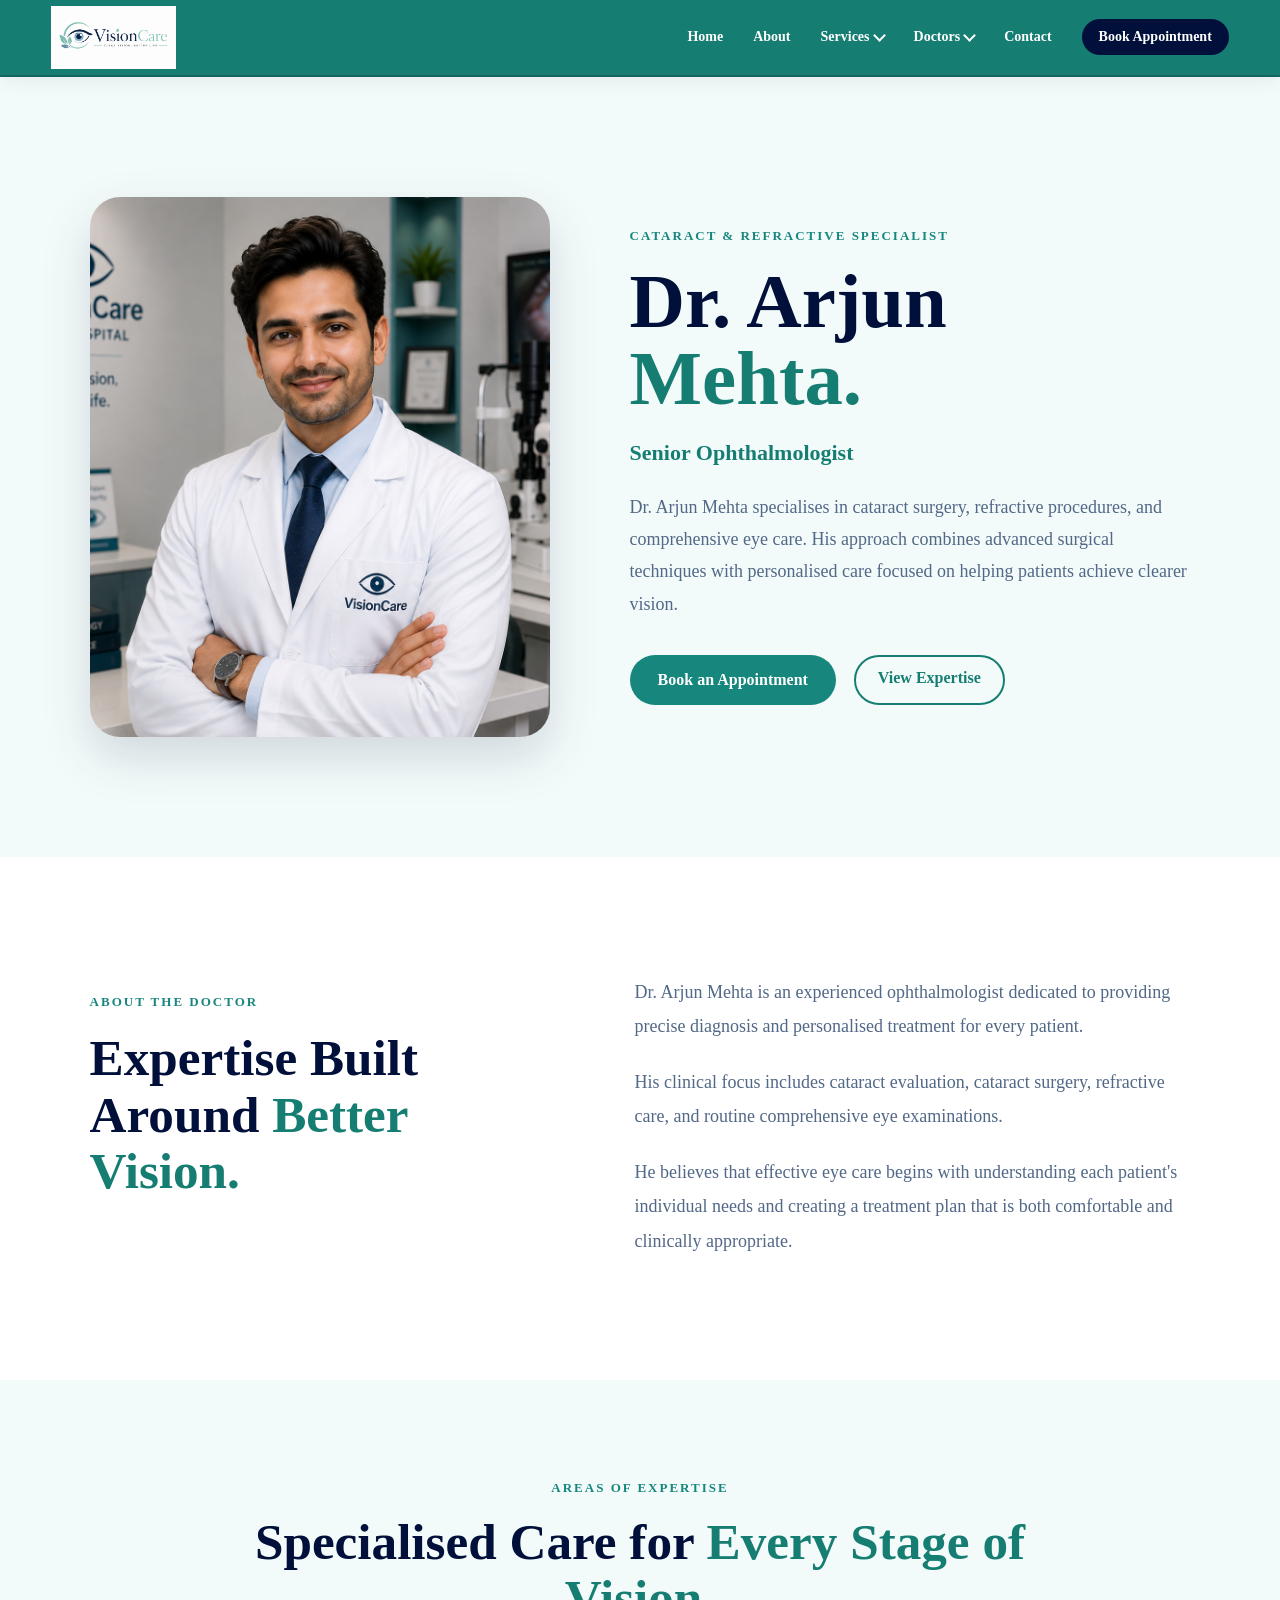
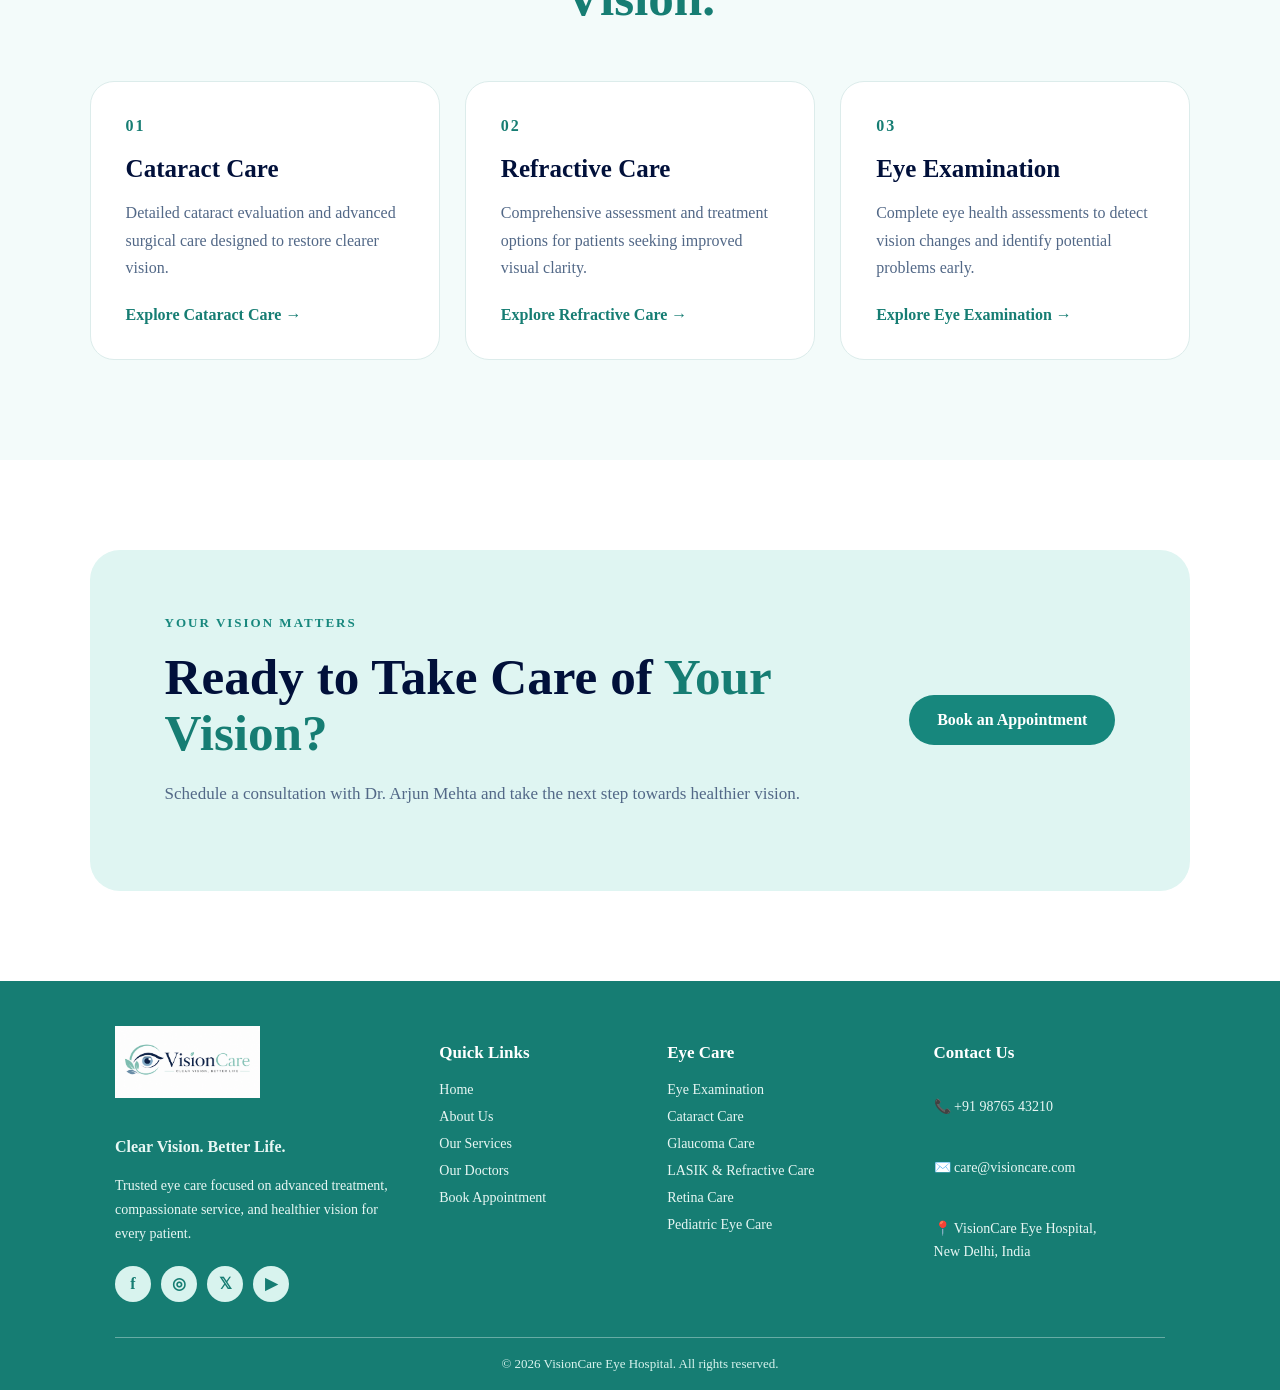
<file: arjun-mehta.html>
<!DOCTYPE html>
<html lang="en">

<head>
    <meta charset="UTF-8">
    <meta name="viewport" content="width=device-width, initial-scale=1.0">

    <title>Dr. Arjun Mehta | VisionCare Eye Hospital</title>

    <link rel="stylesheet" href="assets/css/style.css">
</head>

<body>

    <!-- ================= NAVBAR ================= -->

    <nav class="navbar">

        <div class="nav-container">

            <a href="index.html" class="nav-logo">
                <img
                    src="assets/images/general/visioncare-logo.png"
                    alt="VisionCare Eye Hospital"
                >
            </a>

            <div class="nav-links">

                <a href="index.html">Home</a>

                <a href="about.html">About</a>

                <div class="nav-dropdown">

                    <a href="services.html">
                        Services
                        <span class="chevron"></span>
                    </a>

                    <div class="dropdown-menu">

                        <a href="eye-examination.html">
                            Eye Examination
                        </a>

                        <a href="cataract-care.html">
                            Cataract Care
                        </a>

                        <a href="glaucoma-care.html">
                            Glaucoma Care
                        </a>

                        <a href="lasik-care.html">
                            LASIK & Refractive Care
                        </a>

                        <a href="retina-care.html">
                            Retina Care
                        </a>

                        <a href="pediatric-eye-care.html">
                            Pediatric Eye Care
                        </a>

                    </div>

                </div>


                <div class="nav-dropdown">

                    <a href="doctors.html">
                        Doctors
                        <span class="chevron"></span>
                    </a>

                    <div class="dropdown-menu">

                        <a href="doctors.html">
                            Our Specialists
                        </a>

                        <a href="arjun-mehta.html">
                            Dr. Arjun Mehta
                        </a>

                        <a href="ananya-rao.html">
                            Dr. Ananya Rao
                        </a>

                        <a href="rohan-kapoor.html">
                            Dr. Rohan Kapoor
                        </a>

                        <a href="meera-sharma.html">
                            Dr. Meera Sharma
                        </a>

                    </div>

                </div>


                <a href="#" class="contact-trigger">
                    Contact
                </a>


                <a href="appointment.html" class="nav-btn">
                    Book Appointment
                </a>

            </div>

        </div>

    </nav>


    <!-- ================= CONTACT POPUP ================= -->

    <div class="contact-modal" id="contactModal">

        <div class="contact-modal-box">

            <button
                class="contact-close"
                id="contactClose"
            >
                &times;
            </button>


            <div class="contact-modal-header">

                <span class="section-label">
                    GET IN TOUCH
                </span>

                <h2>
                    Leave Us a
                    <span>Message.</span>
                </h2>

                <p>
                    Have a question or need help? Leave us a message
                    and our team will get back to you shortly.
                </p>

            </div>


            <form class="contact-form">

                <div class="contact-form-row">

                    <div class="contact-field">

                        <label for="contactName">
                            Your Name
                        </label>

                        <input
                            type="text"
                            id="contactName"
                            placeholder="Enter your name"
                            required
                        >

                    </div>


                    <div class="contact-field">

                        <label for="contactEmail">
                            Email Address
                        </label>

                        <input
                            type="email"
                            id="contactEmail"
                            placeholder="Enter your email"
                            required
                        >

                    </div>

                </div>


                <div class="contact-field">

                    <label for="contactMessage">
                        Your Message
                    </label>

                    <textarea
                        id="contactMessage"
                        rows="4"
                        placeholder="How can we help you?"
                        required
                    ></textarea>

                </div>


                <button
                    type="submit"
                    class="contact-submit"
                >
                    Send Message
                </button>

            </form>

        </div>

    </div>


    <!-- ================= DOCTOR HERO ================= -->

    <section class="doctor-profile-hero">

        <div class="doctor-profile-image">

            <img
                src="assets/images/doctors/dr-arjun-mehta.png"
                alt="Dr. Arjun Mehta"
            >

        </div>


        <div class="doctor-profile-content">

            <span class="section-label">
                CATARACT & REFRACTIVE SPECIALIST
            </span>

            <h1>
                Dr. Arjun
                <span>Mehta.</span>
            </h1>

            <h3>
                Senior Ophthalmologist
            </h3>

            <p>
                Dr. Arjun Mehta specialises in cataract surgery,
                refractive procedures, and comprehensive eye care.
                His approach combines advanced surgical techniques
                with personalised care focused on helping patients
                achieve clearer vision.
            </p>


            <div class="doctor-profile-buttons">

                <a
                    href="appointment.html?doctor=arjun&service=cataract"
                    class="primary-btn"
                >
                    Book an Appointment
                </a>

                <a
                    href="#doctor-expertise"
                    class="secondary-btn"
                >
                    View Expertise
                </a>

            </div>

        </div>

    </section>


    <!-- ================= ABOUT DOCTOR ================= -->

    <section class="doctor-about">

        <div class="doctor-about-heading">

            <span class="section-label">
                ABOUT THE DOCTOR
            </span>

            <h2>
                Expertise Built Around
                <span>Better Vision.</span>
            </h2>

        </div>


        <div class="doctor-about-content">

            <p>
                Dr. Arjun Mehta is an experienced ophthalmologist
                dedicated to providing precise diagnosis and
                personalised treatment for every patient.
            </p>

            <p>
                His clinical focus includes cataract evaluation,
                cataract surgery, refractive care, and routine
                comprehensive eye examinations.
            </p>

            <p>
                He believes that effective eye care begins with
                understanding each patient's individual needs and
                creating a treatment plan that is both comfortable
                and clinically appropriate.
            </p>

        </div>

    </section>


    <!-- ================= EXPERTISE ================= -->

    <section
        class="doctor-expertise"
        id="doctor-expertise"
    >

        <span class="section-label">
            AREAS OF EXPERTISE
        </span>

        <h2>
            Specialised Care for
            <span>Every Stage of Vision.</span>
        </h2>


        <div class="doctor-expertise-grid">

            <div class="doctor-expertise-card">

                <span>01</span>

                <h3>
                    Cataract Care
                </h3>

                <p>
                    Detailed cataract evaluation and advanced
                    surgical care designed to restore clearer
                    vision.
                </p>

                <a href="cataract.html">
                    Explore Cataract Care →
                </a>

            </div>


            <div class="doctor-expertise-card">

                <span>02</span>

                <h3>
                    Refractive Care
                </h3>

                <p>
                    Comprehensive assessment and treatment
                    options for patients seeking improved
                    visual clarity.
                </p>

                <a href="lasik.html">
                    Explore Refractive Care →
                </a>

            </div>


            <div class="doctor-expertise-card">

                <span>03</span>

                <h3>
                    Eye Examination
                </h3>

                <p>
                    Complete eye health assessments to detect
                    vision changes and identify potential
                    problems early.
                </p>

                <a href="eye-examination.html">
                    Explore Eye Examination →
                </a>

            </div>

        </div>

    </section>


    <!-- ================= CTA ================= -->

    <section class="doctor-profile-cta">

        <div>

            <span class="section-label">
                YOUR VISION MATTERS
            </span>

            <h2>
                Ready to Take Care of
                <span>Your Vision?</span>
            </h2>

            <p>
                Schedule a consultation with Dr. Arjun Mehta
                and take the next step towards healthier vision.
            </p>

        </div>


        <a
            href="appointment.html?doctor=arjun&service=cataract"
            class="primary-btn"
        >
            Book an Appointment
        </a>

    </section>


    <!-- ================= FOOTER ================= -->

    <footer class="site-footer">

        <div class="footer-container">


            <!-- Brand -->

            <div class="footer-brand">

                <img
                    src="assets/images/general/visioncare-logo.png"
                    alt="VisionCare Eye Hospital"
                >

                <p class="footer-tagline">
                    Clear Vision. Better Life.
                </p>

                <p>
                    Trusted eye care focused on advanced treatment,
                    compassionate service, and healthier vision
                    for every patient.
                </p>

                <div class="social-links">

                    <a href="#">f</a>
                    <a href="#">◎</a>
                    <a href="#">𝕏</a>
                    <a href="#">▶</a>

                </div>

            </div>


            <!-- Quick Links -->

            <div class="footer-column">

                <h3>
                    Quick Links
                </h3>

                <a href="index.html">
                    Home
                </a>

                <a href="about.html">
                    About Us
                </a>

                <a href="services.html">
                    Our Services
                </a>

                <a href="doctors.html">
                    Our Doctors
                </a>

                <a href="appointment.html">
                    Book Appointment
                </a>

            </div>


            <!-- Eye Care -->

            <div class="footer-column">

                <h3>
                    Eye Care
                </h3>

                <a href="eye-examination.html">
                    Eye Examination
                </a>

                <a href="cataract-care.html">
                    Cataract Care
                </a>

                <a href="glaucoma-care.html">
                    Glaucoma Care
                </a>

                <a href="lasik-care.html">
                    LASIK & Refractive Care
                </a>

                <a href="retina-care.html">
                    Retina Care
                </a>

                <a href="pediatric-eye-care.html">
                    Pediatric Eye Care
                </a>

            </div>


            <!-- Contact -->

            <div class="footer-column footer-contact">

                <h3>
                    Contact Us
                </h3>

                <p>
                    📞 +91 98765 43210
                </p>

                <p>
                    ✉️ care@visioncare.com
                </p>

                <p>
                    📍 VisionCare Eye Hospital,
                    <br>
                    New Delhi, India
                </p>

            </div>

        </div>


        <!-- Footer Bottom -->

        <div class="footer-bottom">

            <p>
                © 2026 VisionCare Eye Hospital.
                All rights reserved.
            </p>

        </div>

    </footer>


    <script src="assets/js/script.js"></script>

</body>

</html>
</file>
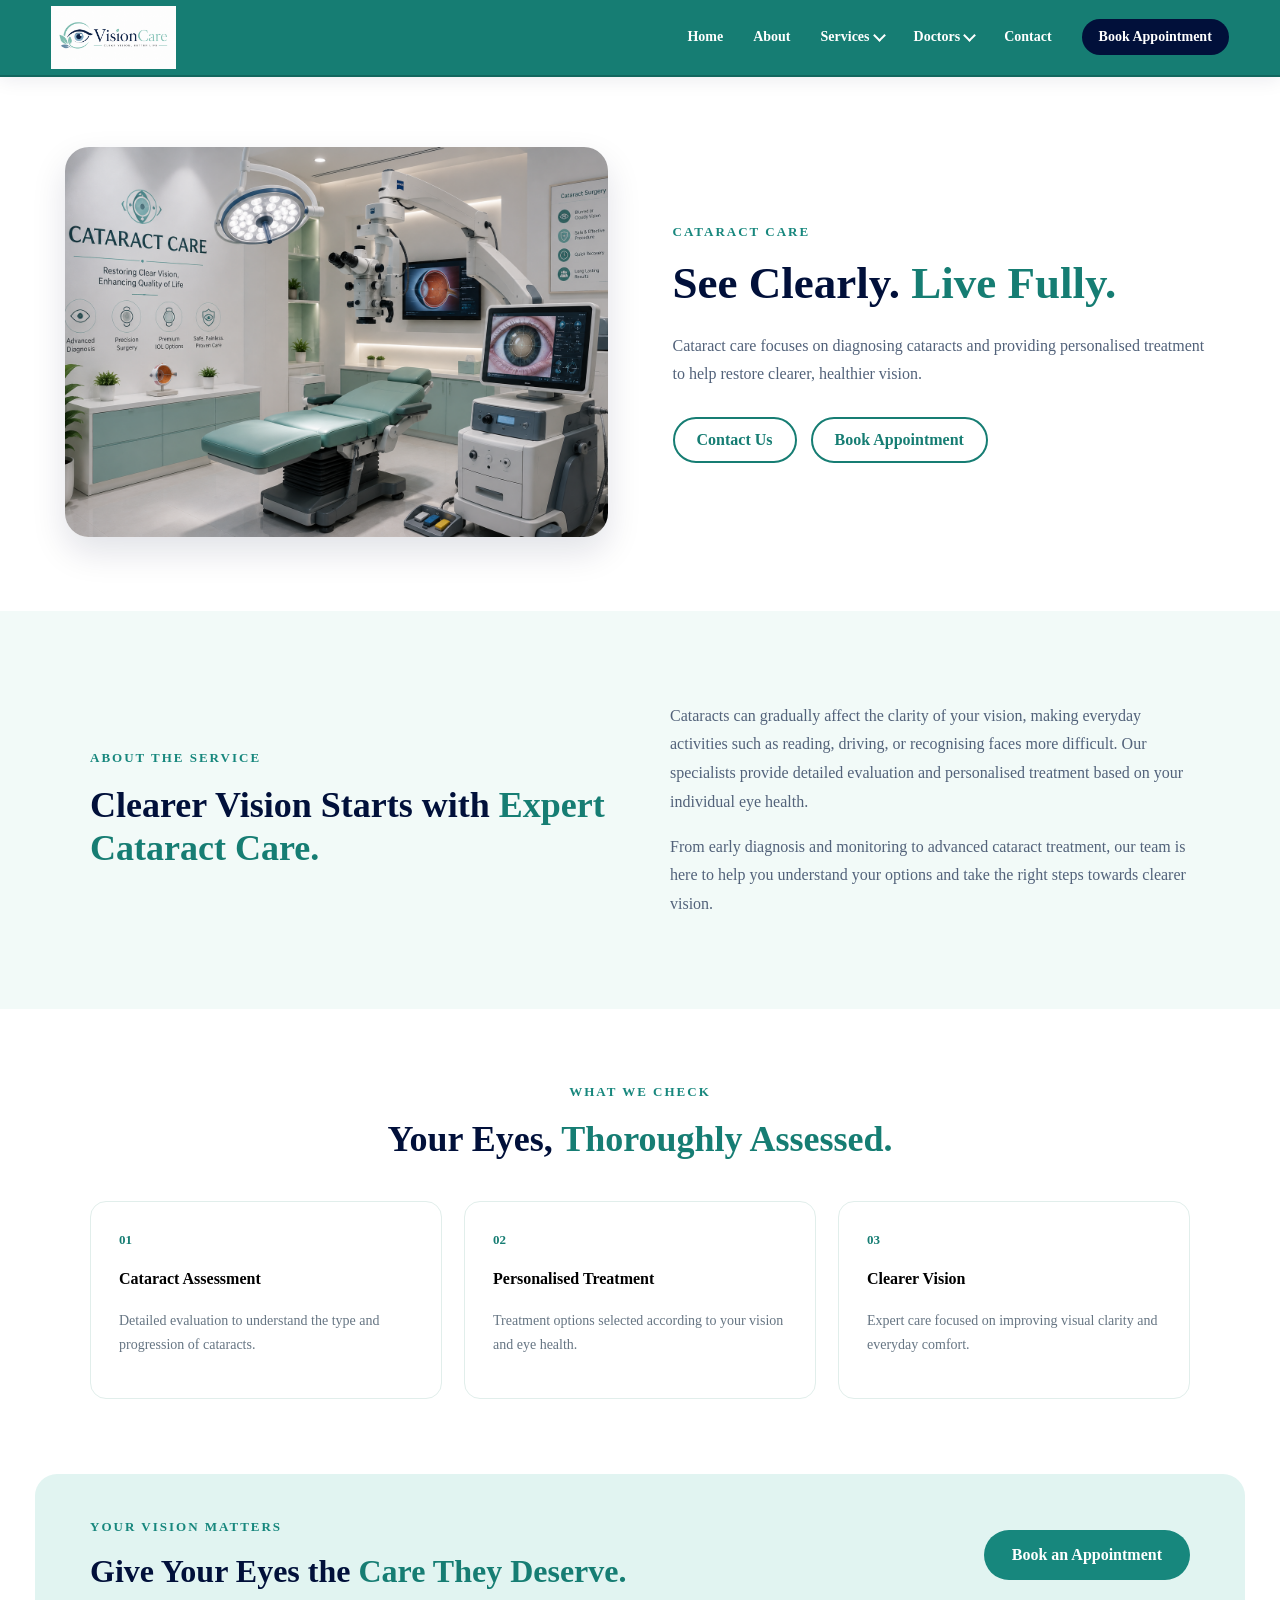
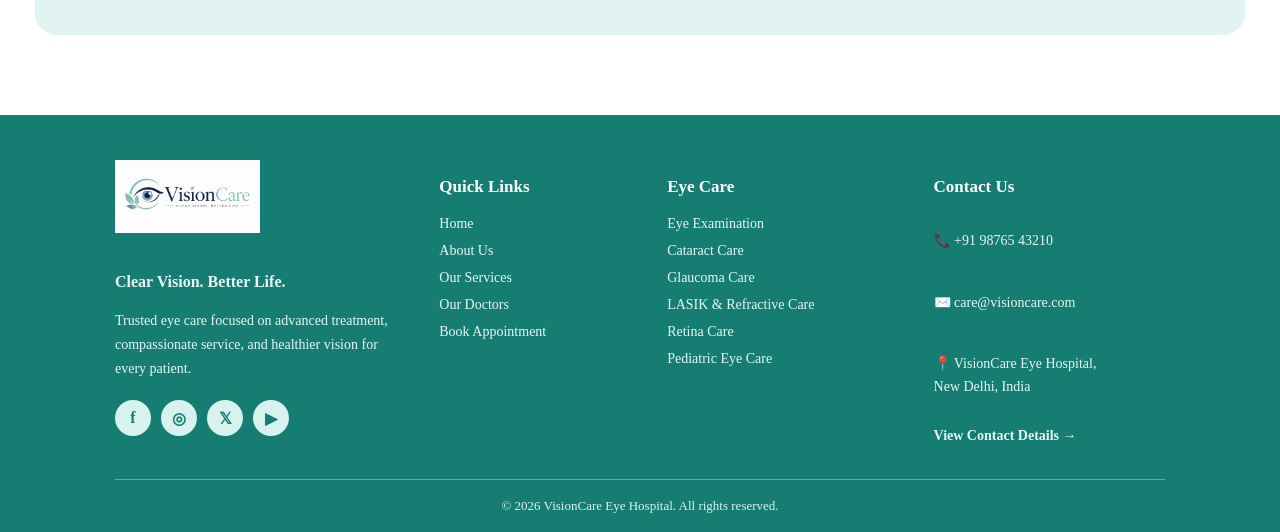
<file: cataract-care.html>
<!DOCTYPE html>
<html lang="en">

<head>
    <meta charset="UTF-8">
    <meta name="viewport" content="width=device-width, initial-scale=1.0">

    <title>Cataract care | VisionCare Eye Hospital</title>

    <link rel="stylesheet" href="assets/css/style.css">
</head>

<body>

    <!-- Navbar -->
        <nav class="navbar">
    <div class="nav-container">

        <a href="index.html" class="nav-logo">
            <img src="assets/images/general/visioncare-logo.png" alt="VisionCare Eye Hospital">
        </a>

        <div class="nav-links">

            <a href="index.html">Home</a>

            <a href="about.html">About</a>

            <div class="nav-dropdown">
                <a href="services.html">Services <span class="chevron"></span></a>

                <div class="dropdown-menu">
                    <a href="eye-examination.html">Eye Examination</a>
                    <a href="cataract-care.html">Cataract Care</a>
                    <a href="glaucoma-care.html">Glaucoma Care</a>
                    <a href="lasik-care.html">LASIK & Refractive Care</a>
                    <a href="retina-care.html">Retina Care</a>
                    <a href="pediatric-eye-care.html">Pediatric Eye Care</a>
                </div>
            </div>

            <div class="nav-dropdown">
                <a href="doctors.html">Doctors <span class="chevron"></span></a>

                <div class="dropdown-menu">
                    <a href="doctors.html">Our Specialists</a>
                    <a href="arjun-mehta.html">Dr. Arjun Mehta</a>
                    <a href="ananya-rao.html">Dr. Ananya Rao</a>
                    <a href="rohan-kapoor.html">Dr. Rohan Kapoor</a>
                    <a href="meera-sharma.html">Dr. Meera Sharma</a>
                </div>
            </div>

            <a href="#" class="contact-trigger">Contact</a>

            <a href="appointment.html" class="nav-btn">
                Book Appointment
            </a>

        </div>

    </div>
</nav>
<!-- Contact Popup -->
<div class="contact-modal" id="contactModal">

    <div class="contact-modal-box">

        <button class="contact-close" id="contactClose">
            &times;
        </button>

        <div class="contact-modal-header">
            <span class="section-label">GET IN TOUCH</span>

            <h2>
                Leave Us a
                <span>Message.</span>
            </h2>

            <p>
                Have a question or need help? Leave us a message
                and our team will get back to you shortly.
            </p>
        </div>

        <form class="contact-form">

            <div class="contact-form-row">

                <div class="contact-field">
                    <label for="contactName">Your Name</label>
                    <input
                        type="text"
                        id="contactName"
                        placeholder="Enter your name"
                        required
                    >
                </div>

                <div class="contact-field">
                    <label for="contactEmail">Email Address</label>
                    <input
                        type="email"
                        id="contactEmail"
                        placeholder="Enter your email"
                        required
                    >
                </div>

            </div>

            <div class="contact-field">
                <label for="contactMessage">Your Message</label>

                <textarea
                    id="contactMessage"
                    rows="4"
                    placeholder="How can we help you?"
                    required
                ></textarea>
            </div>

            <button type="submit" class="contact-submit">
                Send Message
            </button>

        </form>
        </div>
        </div>


    <!-- Service Hero -->
    <section class="service-detail-hero">

        <div class="service-detail-image">
            <img
                src="assets/images/services/cataract-care.png"
                alt="VisionCare cataract-care"
            >
        </div>

        <div class="service-detail-content">

            <span class="section-label">CATARACT CARE</span>

<h1>
    See Clearly.
    <span>Live Fully.</span>
</h1>

<p>
    Cataract care focuses on diagnosing cataracts and providing
    personalised treatment to help restore clearer, healthier vision.
</p>

            <div class="service-detail-buttons">

                <a href="#" class="contact-trigger secondary-btn">Contact Us</a>
                
                <a href="appointment.html?service=cataract"
                   class="secondary-btn">
                    Book Appointment
                </a>

            </div>

        </div>

    </section>

    <!-- Information -->
<section class="service-information">

    <div class="service-info-heading">

        <span class="section-label">ABOUT THE SERVICE</span>

        <h2>
            Clearer Vision Starts with
            <span>Expert Cataract Care.</span>
        </h2>

    </div>

    <div class="service-info-content">

        <p>
            Cataracts can gradually affect the clarity of your vision,
            making everyday activities such as reading, driving, or
            recognising faces more difficult. Our specialists provide
            detailed evaluation and personalised treatment based on
            your individual eye health.
        </p>

        <p>
            From early diagnosis and monitoring to advanced cataract
            treatment, our team is here to help you understand your
            options and take the right steps towards clearer vision.
        </p>

    </div>

</section>
    

    <!-- What We Check -->
    <section class="service-checks">

        <span class="section-label">WHAT WE CHECK</span>

        <h2>
            Your Eyes,
            <span>Thoroughly Assessed.</span>
        </h2>

        <div class="service-check-grid">

            <div class="service-check-card">
                <span>01</span>
                <h4>Cataract Assessment</h4>
<p>Detailed evaluation to understand the type and progression of cataracts.</p>
            </div>

            <div class="service-check-card">
                <span>02</span>
                <h4>Personalised Treatment</h4>
<p>Treatment options selected according to your vision and eye health.</p>
            </div>

            <div class="service-check-card">
                <span>03</span>
                <h4>Clearer Vision</h4>
<p>Expert care focused on improving visual clarity and everyday comfort.</p>
            </div>

        </div>

    </section>


    <!-- CTA -->
    <section class="service-detail-cta">

        <div>
            <span class="section-label">YOUR VISION MATTERS</span>

            <h2>
                Give Your Eyes the
                <span>Care They Deserve.</span>
            </h2>
        </div>

        <a href="appointment.html?service=cataract"
           class="primary-btn">
            Book an Appointment
        </a>

    </section>

    <!-- Footer -->
    <link rel="stylesheet" href="assets/css/style.css">
<footer class="site-footer">

    <div class="footer-container">

        <!-- Brand -->
        <div class="footer-brand">
            <img src="assets/images/general/visioncare-logo.png"
                 alt="VisionCare Eye Hospital">

            <p class="footer-tagline">
                Clear Vision. Better Life.
            </p>

            <p>
                Trusted eye care focused on advanced treatment,
                compassionate service, and healthier vision for every patient.
            </p>

            <div class="social-links">
                <a href="#" aria-label="Facebook">f</a>
                <a href="#" aria-label="Instagram">◎</a>
                <a href="#" aria-label="Twitter">𝕏</a>
                <a href="#" aria-label="YouTube">▶</a>
            </div>
        </div>


        <!-- Quick Links -->
        <div class="footer-column">
            <h3>Quick Links</h3>

            <a href="index.html">Home</a>
            <a href="about.html">About Us</a>
            <a href="services.html">Our Services</a>
            <a href="doctors.html">Our Doctors</a>
            <a href="appointment.html">Book Appointment</a>
        </div>


        <!-- Eye Care -->
        <div class="footer-column">
            <h3>Eye Care</h3>

            <a href="eye-examination.html">Eye Examination</a>
            <a href="cataract-care.html">Cataract Care</a>
            <a href="glaucoma-care.html">Glaucoma Care</a>
            <a href="lasik-care.html">LASIK & Refractive Care</a>
            <a href="retina-care.html">Retina Care</a>
            <a href="pediatric-eye-care.html">Pediatric Eye Care</a>
        </div>


        <!-- Contact -->
        <div class="footer-column footer-contact">
            <h3>Contact Us</h3>

            <p>📞 +91 98765 43210</p>
            <p>✉️ care@visioncare.com</p>
            <p>📍 VisionCare Eye Hospital,<br>
               New Delhi, India</p>

            <a href="contact.html" class="footer-map">
                View Contact Details →
            </a>
        </div>

    </div>


    <!-- Bottom -->
    <div class="footer-bottom">
    <p>© 2026 VisionCare Eye Hospital. All rights reserved.</p>
</div>


    <script src="assets/js/script.js"></script>

</body>
</html>
</file>
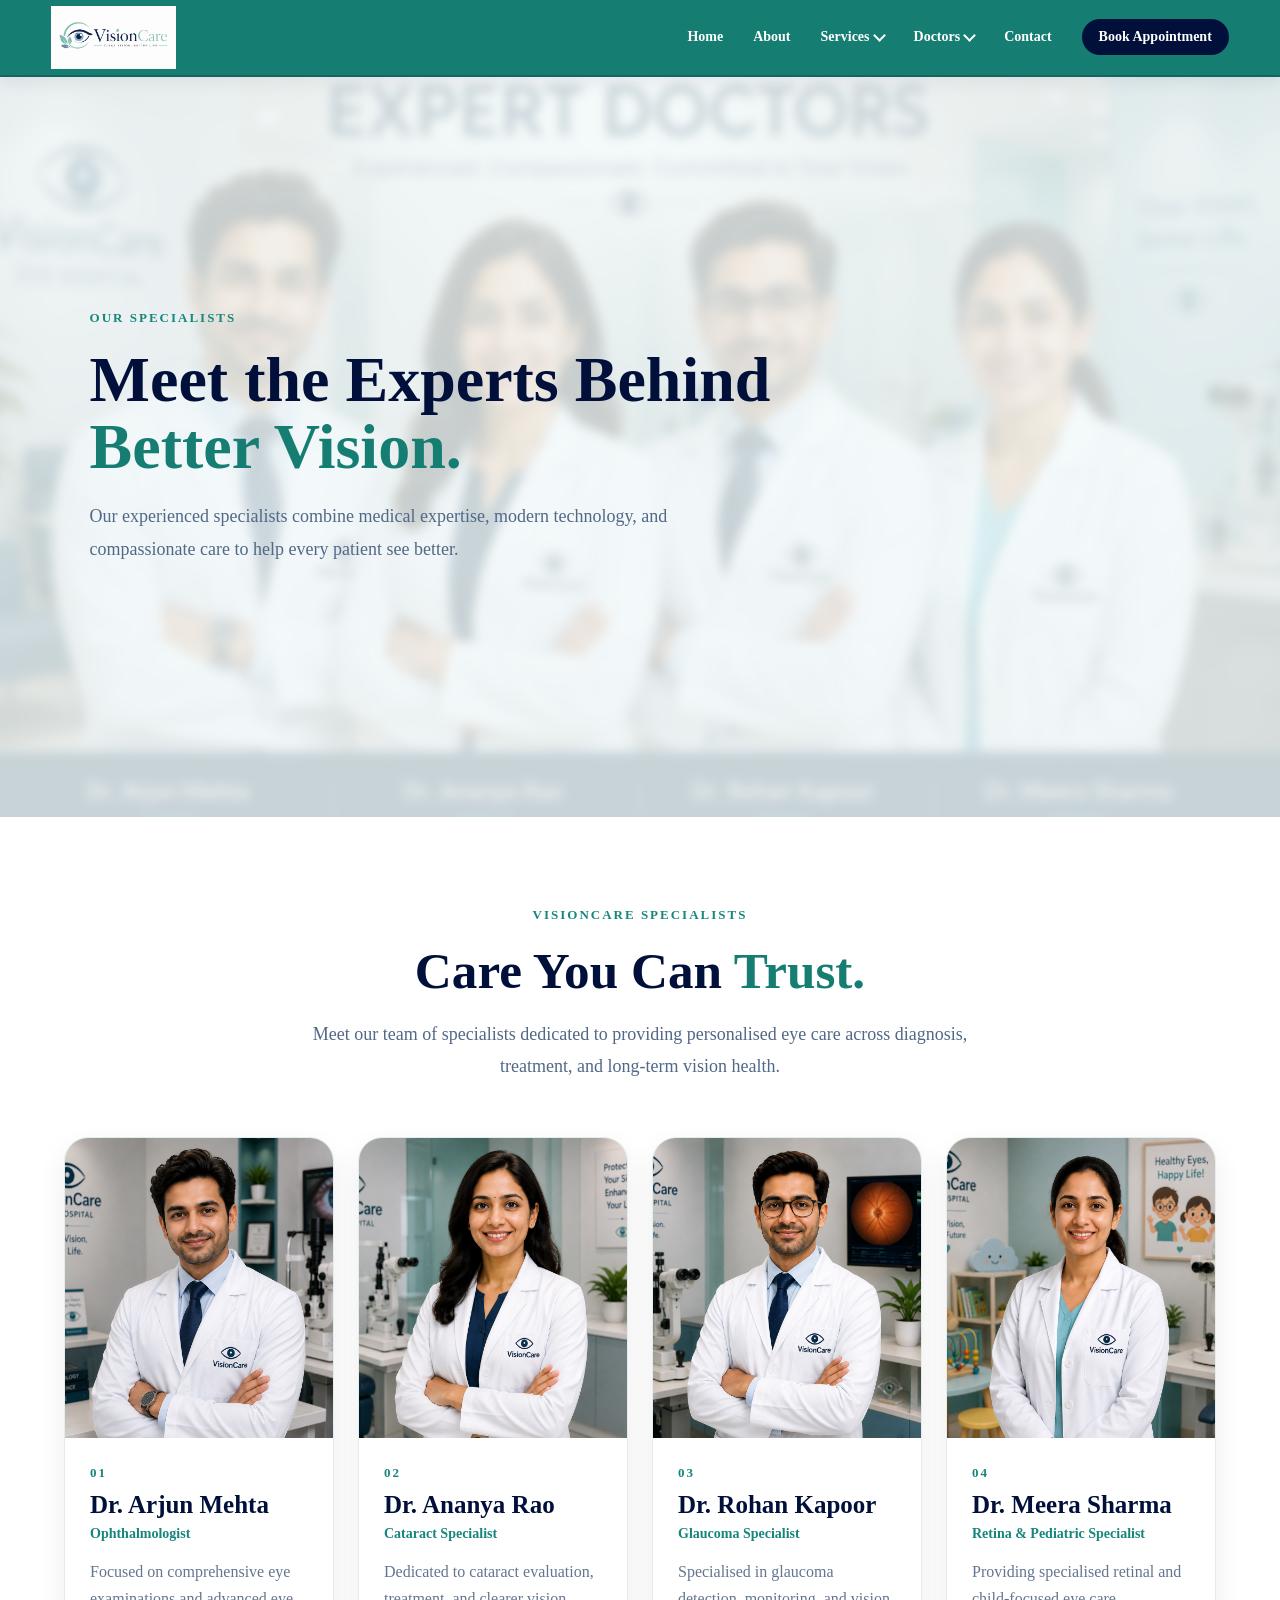
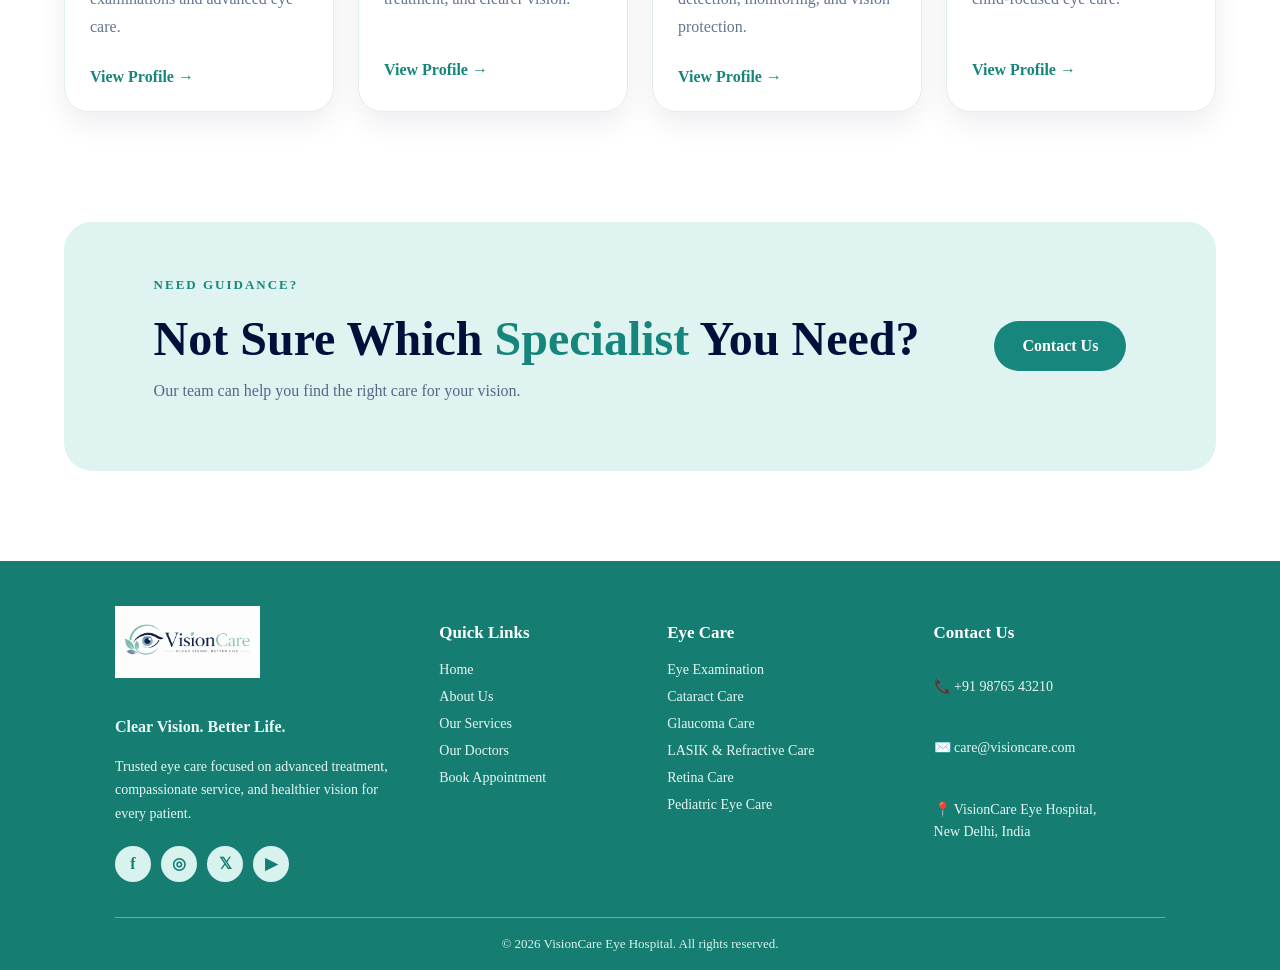
<file: doctors.html>
<!DOCTYPE html>
<html lang="en">

<head>
    <meta charset="UTF-8">
    <meta name="viewport" content="width=device-width, initial-scale=1.0">

    <title>Our Doctors | VisionCare Eye Hospital</title>

    <link rel="stylesheet" href="assets/css/style.css">

    <style>
        .doctors-hero {
            min-height: 560px;
            padding: 90px 7%;
            display: flex;
            align-items: center;
            position: relative;
            overflow: hidden;
            background: #f3fbfa;
        }

        .doctors-hero:before {
            content: "";
            position: absolute;
            inset: -25px;
            background-image: url("assets/images/doctors/doctors-hero.png");
            background-size: cover;
            background-position: center;
            filter: blur(5px);
            transform: scale(1.04);
            z-index: 0;
        }

        .doctors-hero:after {
            content: "";
            position: absolute;
            inset: 0;
            background: rgba(243, 251, 250, 0.82);
            z-index: 1;
        }

        .doctors-hero-content {
            max-width: 720px;
            position: relative;
            z-index: 2;
        }

        .doctors-hero h1 {
            font-size: clamp(48px, 5vw, 72px);
            line-height: 1.05;
            color: #01103a;
            margin: 20px 0;
        }

        .doctors-hero h1 span,
        .doctors-section h2 span {
            color: #167d73;
        }

        .doctors-hero p,
        .doctors-intro {
            color: #526887;
            line-height: 1.8;
            font-size: 18px;
        }

        .doctors-hero p {
            max-width: 650px;
        }

        .doctors-hero-image {
            display: none;
        }

        .doctors-section {
            padding: 90px 5%;
            text-align: center;
        }

        .doctors-section h2 {
            font-size: clamp(38px, 4vw, 58px);
            color: #01103a;
            margin: 18px 0;
        }

        .doctors-intro {
            max-width: 700px;
            margin: 0 auto 55px;
        }

        .doctor-grid {
            max-width: 1250px;
            margin: auto;
            display: grid;
            grid-template-columns: repeat(4, 1fr);
            gap: 24px;
            text-align: left;
        }

        .doctor-card {
            background: #fff;
            border: 1px solid #e2eeec;
            border-radius: 24px;
            overflow: hidden;
            box-shadow: 0 12px 30px rgba(1, 16, 58, 0.07);
            transition: 0.3s;
        }

        .doctor-card:hover {
            transform: translateY(-7px);
            box-shadow: 0 20px 38px rgba(1, 16, 58, 0.12);
        }

        .doctor-card-image {
            height: 300px;
            background: #eef7f6;
        }

        .doctor-card-image img {
            width: 100%;
            height: 100%;
            object-fit: cover;
        }

        .doctor-card-content {
            padding: 25px;
        }

        .doctor-number {
            color: #16867c;
            font-size: 13px;
            font-weight: 700;
            letter-spacing: 2px;
        }

        .doctor-card h3 {
            margin: 10px 0 7px;
            color: #01103a;
            font-size: 25px;
        }

        .doctor-specialty {
            color: #16867c;
            font-weight: 700;
            font-size: 14px;
            margin-bottom: 14px;
        }

        .doctor-card p {
            color: #64758f;
            line-height: 1.7;
            min-height: 75px;
        }

        .doctor-profile-link {
            display: inline-block;
            margin-top: 12px;
            color: #16867c;
            font-weight: 700;
            text-decoration: none;
        }

        .doctor-cta {
            margin: 20px 5% 90px;
            padding: 55px 7%;
            border-radius: 28px;
            background: #dff4f1;
            display: flex;
            align-items: center;
            justify-content: space-between;
            gap: 30px;
        }

        .doctor-cta h2 {
            color: #01103a;
            font-size: clamp(32px, 4vw, 48px);
            margin: 12px 0;
        }

        .doctor-cta h2 span {
            color: #16867c;
        }

        .doctor-cta p {
            color: #526887;
        }

        .doctor-cta .primary-btn {
            text-decoration: none;
        }

        @media (max-width: 1000px) {
            .doctor-grid {
                grid-template-columns: repeat(2, 1fr);
            }

            .doctors-hero {
                flex-direction: column;
            }
        }

        @media (max-width: 600px) {
            .doctor-grid {
                grid-template-columns: 1fr;
            }

            .doctor-cta {
                flex-direction: column;
                align-items: flex-start;
            }
        }
    </style>
</head>


<body>

    <!-- ==================== NAVBAR ==================== -->

    <nav class="navbar">

        <div class="nav-container">

            <a href="index.html" class="nav-logo">
                <img src="assets/images/general/visioncare-logo.png"
                     alt="VisionCare Eye Hospital">
            </a>

            <div class="nav-links">

                <a href="index.html">Home</a>

                <a href="about.html">About</a>


                <!-- Services Dropdown -->

                <div class="nav-dropdown">

                    <a href="services.html">
                        Services
                        <span class="chevron"></span>
                    </a>

                    <div class="dropdown-menu">

                        <a href="eye-examination.html">Eye Examination</a>
                    <a href="cataract-care.html">Cataract Care</a>
                    <a href="glaucoma-care.html">Glaucoma Care</a>
                    <a href="lasik-care.html">LASIK & Refractive Care</a>
                    <a href="retina-care.html">Retina Care</a>
                    <a href="pediatric-eye-care.html">Pediatric Eye Care</a>
                    </div>

                </div>


                <!-- Doctors Dropdown -->

                <div class="nav-dropdown">

                    <a href="doctors.html">
                        Doctors
                        <span class="chevron"></span>
                    </a>

                    <div class="dropdown-menu">
                    <a href="doctors.html">Our Specialists</a>
                    <a href="arjun-mehta.html">Dr. Arjun Mehta</a>
                    <a href="ananya-rao.html">Dr. Ananya Rao</a>
                    <a href="rohan-kapoor.html">Dr. Rohan Kapoor</a>
                    <a href="meera-sharma.html">Dr. Meera Sharma</a>
                </div>

                </div>


                <a href="#" class="contact-trigger">
                    Contact
                </a>

                <a href="appointment.html" class="nav-btn">
                    Book Appointment
                </a>

            </div>

        </div>

    </nav>


    <!-- ==================== CONTACT POPUP ==================== -->

    <div class="contact-modal" id="contactModal">

        <div class="contact-modal-box">

            <button class="contact-close" id="contactClose">
                &times;
            </button>

            <div class="contact-modal-header">

                <span class="section-label">
                    GET IN TOUCH
                </span>

                <h2>
                    Leave Us a
                    <span>Message.</span>
                </h2>

                <p>
                    Have a question or need help?
                    Leave us a message and our team
                    will get back to you shortly.
                </p>

            </div>


            <form class="contact-form">

                <div class="contact-form-row">

                    <div class="contact-field">

                        <label for="contactName">
                            Your Name
                        </label>

                        <input
                            type="text"
                            id="contactName"
                            placeholder="Enter your name"
                            required
                        >

                    </div>


                    <div class="contact-field">

                        <label for="contactEmail">
                            Email Address
                        </label>

                        <input
                            type="email"
                            id="contactEmail"
                            placeholder="Enter your email"
                            required
                        >

                    </div>

                </div>


                <div class="contact-field">

                    <label for="contactMessage">
                        Your Message
                    </label>

                    <textarea
                        id="contactMessage"
                        rows="4"
                        placeholder="How can we help you?"
                        required
                    ></textarea>

                </div>


                <button
                    type="submit"
                    class="contact-submit"
                >
                    Send Message
                </button>

            </form>

        </div>

    </div>


    <!-- ==================== HERO ==================== -->

    <section class="doctors-hero">

        <div class="doctors-hero-content">

            <span class="section-label">
                OUR SPECIALISTS
            </span>

            <h1>
                Meet the Experts Behind
                <span>Better Vision.</span>
            </h1>

            <p>
                Our experienced specialists combine medical expertise,
                modern technology, and compassionate care to help every
                patient see better.
            </p>

        </div>

    </section>


    <!-- ==================== DOCTORS SECTION ==================== -->

    <section class="doctors-section">

        <span class="section-label">
            VISIONCARE SPECIALISTS
        </span>

        <h2>
            Care You Can
            <span>Trust.</span>
        </h2>

        <p class="doctors-intro">
            Meet our team of specialists dedicated to providing
            personalised eye care across diagnosis, treatment,
            and long-term vision health.
        </p>


        <div class="doctor-grid">


            <!-- Dr. Arjun Mehta -->

            <article class="doctor-card">

                <div class="doctor-card-image">

                    <img
                        src="assets/images/doctors/dr-arjun-mehta.png"
                        alt="Dr. Arjun Mehta"
                    >

                </div>

                <div class="doctor-card-content">

                    <span class="doctor-number">
                        01
                    </span>

                    <h3>
                        Dr. Arjun Mehta
                    </h3>

                    <div class="doctor-specialty">
                        Ophthalmologist
                    </div>

                    <p>
                        Focused on comprehensive eye examinations
                        and advanced eye care.
                    </p>

                    <a
                        href="arjun-mehta.html"
                        class="doctor-profile-link"
                    >
                        View Profile →
                    </a>

                </div>

            </article>


            <!-- Dr. Ananya Rao -->

            <article class="doctor-card">

                <div class="doctor-card-image">

                    <img
                        src="assets/images/doctors/dr-ananya-rao.png"
                        alt="Dr. Ananya Rao"
                    >

                </div>

                <div class="doctor-card-content">

                    <span class="doctor-number">
                        02
                    </span>

                    <h3>
                        Dr. Ananya Rao
                    </h3>

                    <div class="doctor-specialty">
                        Cataract Specialist
                    </div>

                    <p>
                        Dedicated to cataract evaluation,
                        treatment, and clearer vision.
                    </p>

                    <a
                        href="ananya-rao.html"
                        class="doctor-profile-link"
                    >
                        View Profile →
                    </a>

                </div>

            </article>


            <!-- Dr. Rohan Kapoor -->

            <article class="doctor-card">

                <div class="doctor-card-image">

                    <img
                        src="assets/images/doctors/dr-rohan-kapoor.png"
                        alt="Dr. Rohan Kapoor"
                    >

                </div>

                <div class="doctor-card-content">

                    <span class="doctor-number">
                        03
                    </span>

                    <h3>
                        Dr. Rohan Kapoor
                    </h3>

                    <div class="doctor-specialty">
                        Glaucoma Specialist
                    </div>

                    <p>
                        Specialised in glaucoma detection,
                        monitoring, and vision protection.
                    </p>

                    <a
                        href="rohan-kapoor.html"
                        class="doctor-profile-link"
                    >
                        View Profile →
                    </a>

                </div>

            </article>


            <!-- Dr. Meera Sharma -->

            <article class="doctor-card">

                <div class="doctor-card-image">

                    <img
                        src="assets/images/doctors/dr-meera-sharma.png"
                        alt="Dr. Meera Sharma"
                    >

                </div>

                <div class="doctor-card-content">

                    <span class="doctor-number">
                        04
                    </span>

                    <h3>
                        Dr. Meera Sharma
                    </h3>

                    <div class="doctor-specialty">
                        Retina & Pediatric Specialist
                    </div>

                    <p>
                        Providing specialised retinal and
                        child-focused eye care.
                    </p>

                    <a
                        href="meera-sharma.html"
                        class="doctor-profile-link"
                    >
                        View Profile →
                    </a>

                </div>

            </article>

        </div>

    </section>


    <!-- ==================== CTA ==================== -->

    <section class="doctor-cta">

        <div>

            <span class="section-label">
                NEED GUIDANCE?
            </span>

            <h2>
                Not Sure Which
                <span>Specialist</span>
                You Need?
            </h2>

            <p>
                Our team can help you find the right
                care for your vision.
            </p>

        </div>


        <a
            href="#"
            class="contact-trigger primary-btn"
        >
            Contact Us
        </a>

    </section>


    <!-- ==================== FOOTER ==================== -->

    <footer class="site-footer">

        <div class="footer-container">


            <!-- Brand -->

            <div class="footer-brand">

                <img
                    src="assets/images/general/visioncare-logo.png"
                    alt="VisionCare Eye Hospital"
                >

                <p class="footer-tagline">
                    Clear Vision. Better Life.
                </p>

                <p>
                    Trusted eye care focused on advanced treatment,
                    compassionate service, and healthier vision
                    for every patient.
                </p>


                <div class="social-links">

                    <a href="#">
                        f
                    </a>

                    <a href="#">
                        ◎
                    </a>

                    <a href="#">
                        𝕏
                    </a>

                    <a href="#">
                        ▶
                    </a>

                </div>

            </div>


            <!-- Quick Links -->

            <div class="footer-column">

                <h3>
                    Quick Links
                </h3>

                <a href="index.html">
                    Home
                </a>

                <a href="about.html">
                    About Us
                </a>

                <a href="services.html">
                    Our Services
                </a>

                <a href="doctors.html">
                    Our Doctors
                </a>

                <a href="appointment.html">
                    Book Appointment
                </a>

            </div>


            <div class="footer-column">
            <h3>Eye Care</h3>

            <a href="eye-examination.html">Eye Examination</a>
            <a href="cataract-care.html">Cataract Care</a>
            <a href="glaucoma-care.html">Glaucoma Care</a>
            <a href="lasik-care.html">LASIK & Refractive Care</a>
            <a href="retina-care.html">Retina Care</a>
            <a href="pediatric-eye-care.html">Pediatric Eye Care</a>
        </div>


            <!-- Contact -->

            <div class="footer-column footer-contact">

                <h3>
                    Contact Us
                </h3>

                <p>
                    📞 +91 98765 43210
                </p>

                <p>
                    ✉️ care@visioncare.com
                </p>

                <p>
                    📍 VisionCare Eye Hospital,
                    <br>
                    New Delhi, India
                </p>

            </div>

        </div>


        <!-- Footer Bottom -->

        <div class="footer-bottom">

            <p>
                © 2026 VisionCare Eye Hospital.
                All rights reserved.
            </p>

        </div>

    </footer>


    <script src="assets/js/script.js"></script>

</body>

</html>
</file>
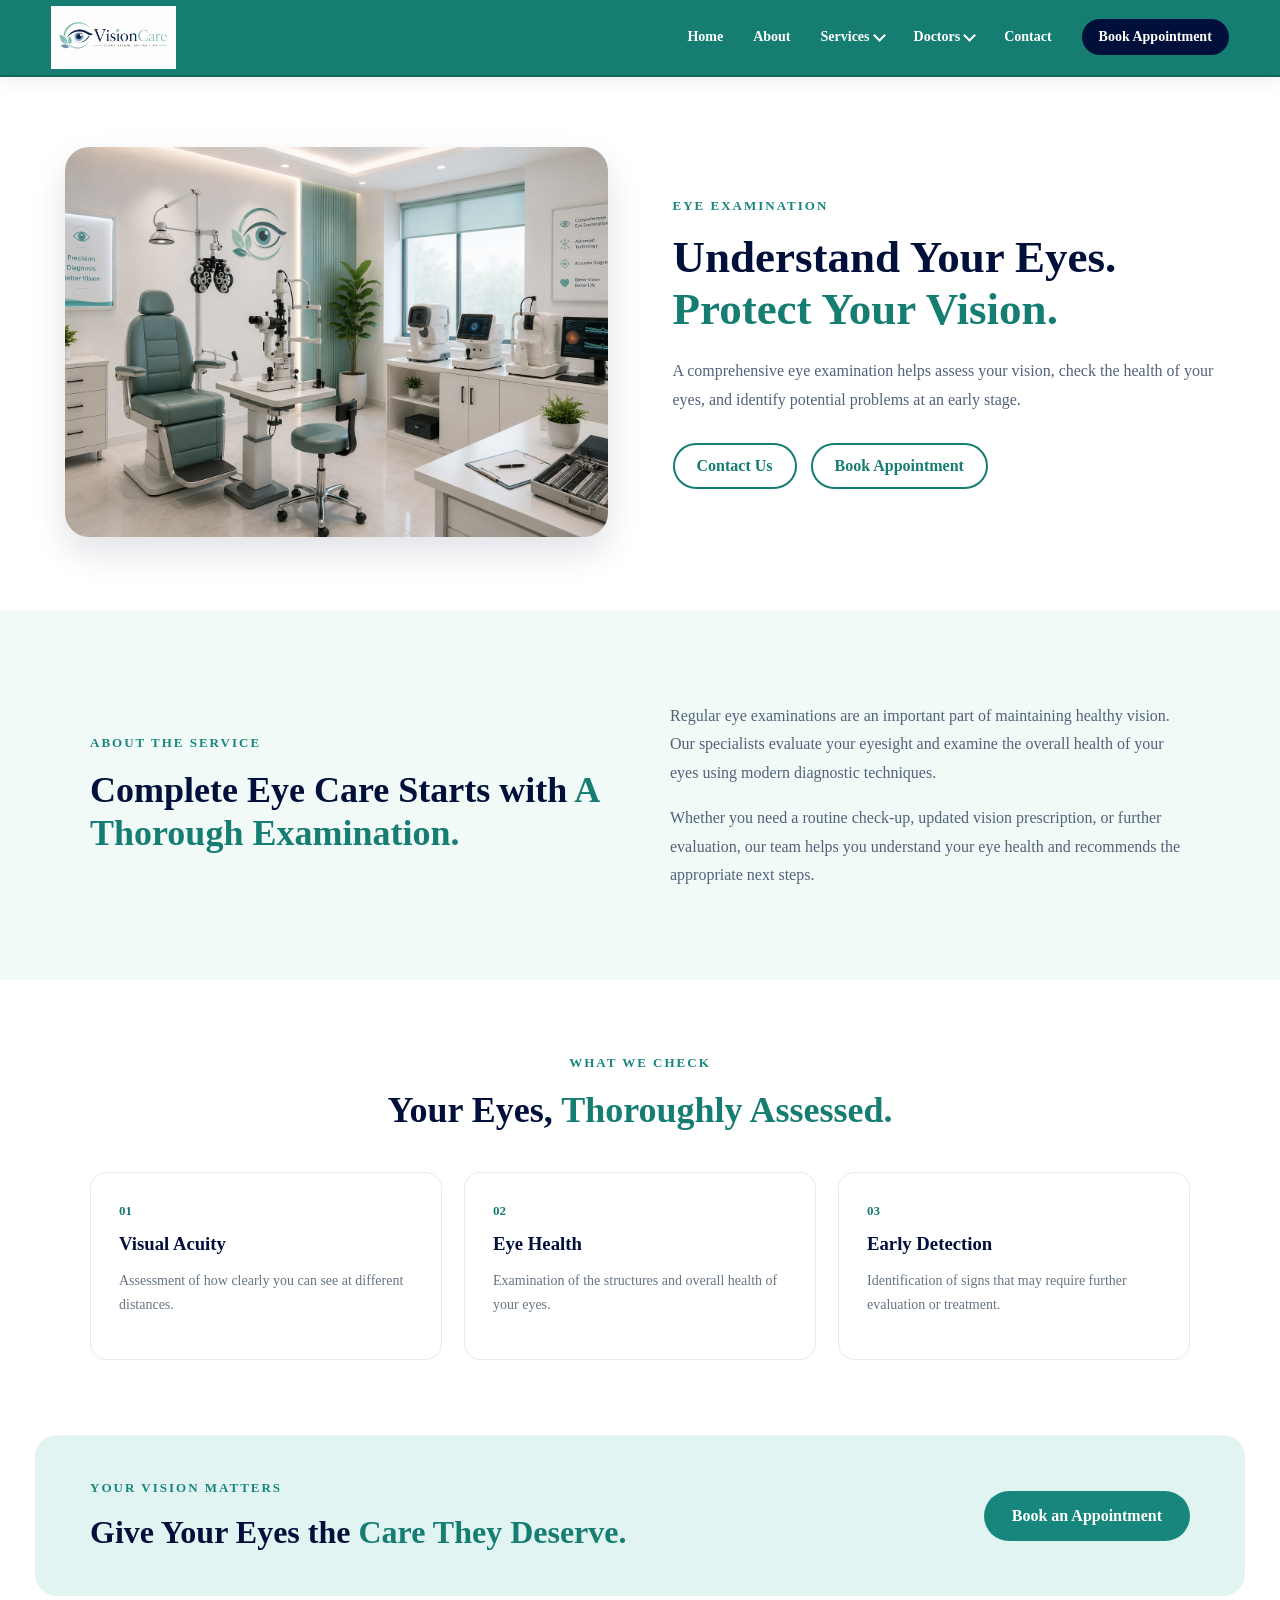
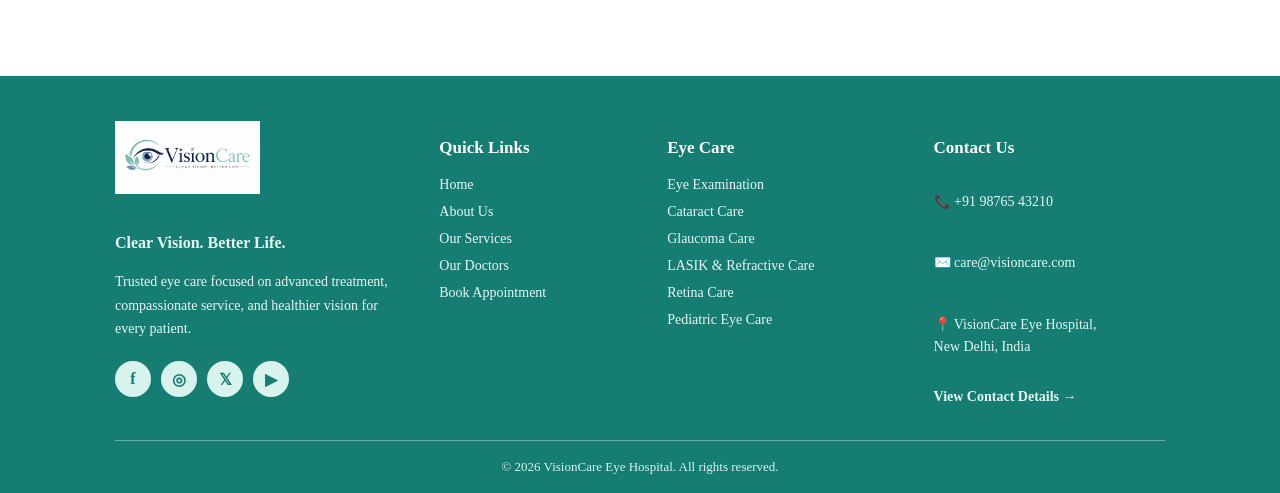
<file: eye-examination.html>
<!DOCTYPE html>
<html lang="en">

<head>
    <meta charset="UTF-8">
    <meta name="viewport" content="width=device-width, initial-scale=1.0">

    <title>Eye Examination | VisionCare Eye Hospital</title>

    <link rel="stylesheet" href="assets/css/style.css">
</head>

<body>

    <!-- Navbar -->
        <nav class="navbar">
    <div class="nav-container">

        <a href="index.html" class="nav-logo">
            <img src="assets/images/general/visioncare-logo.png" alt="VisionCare Eye Hospital">
        </a>

        <div class="nav-links">

            <a href="index.html">Home</a>

            <a href="about.html">About</a>

            <div class="nav-dropdown">
                <a href="services.html">Services <span class="chevron"></span></a>

                <div class="dropdown-menu">
                    <a href="eye-examination.html">Eye Examination</a>
                    <a href="cataract-care.html">Cataract Care</a>
                    <a href="glaucoma-care.html">Glaucoma Care</a>
                    <a href="lasik-care.html">LASIK & Refractive Care</a>
                    <a href="retina-care.html">Retina Care</a>
                    <a href="pediatric-eye-care.html">Pediatric Eye Care</a>
                </div>
            </div>

            <div class="nav-dropdown">
                <a href="doctors.html">Doctors <span class="chevron"></span></a>

                <div class="dropdown-menu">
                    <a href="doctors.html">Our Specialists</a>
                    <a href="arjun-mehta.html">Dr. Arjun Mehta</a>
                    <a href="ananya-rao.html">Dr. Ananya Rao</a>
                    <a href="rohan-kapoor.html">Dr. Rohan Kapoor</a>
                    <a href="meera-sharma.html">Dr. Meera Sharma</a>
                </div>
            </div>

            <a href="#" class="contact-trigger">Contact</a>

            <a href="appointment.html" class="nav-btn">
                Book Appointment
            </a>

        </div>

    </div>
</nav>
<!-- Contact Popup -->
<div class="contact-modal" id="contactModal">

    <div class="contact-modal-box">

        <button class="contact-close" id="contactClose">
            &times;
        </button>

        <div class="contact-modal-header">
            <span class="section-label">GET IN TOUCH</span>

            <h2>
                Leave Us a
                <span>Message.</span>
            </h2>

            <p>
                Have a question or need help? Leave us a message
                and our team will get back to you shortly.
            </p>
        </div>

        <form class="contact-form">

            <div class="contact-form-row">

                <div class="contact-field">
                    <label for="contactName">Your Name</label>
                    <input
                        type="text"
                        id="contactName"
                        placeholder="Enter your name"
                        required
                    >
                </div>

                <div class="contact-field">
                    <label for="contactEmail">Email Address</label>
                    <input
                        type="email"
                        id="contactEmail"
                        placeholder="Enter your email"
                        required
                    >
                </div>

            </div>

            <div class="contact-field">
                <label for="contactMessage">Your Message</label>

                <textarea
                    id="contactMessage"
                    rows="4"
                    placeholder="How can we help you?"
                    required
                ></textarea>
            </div>

            <button type="submit" class="contact-submit">
                Send Message
            </button>

        </form>
        </div>
        </div>


    <!-- Service Hero -->
    <section class="service-detail-hero">

        <div class="service-detail-image">
            <img
                src="assets/images/services/eye-examination-room.png"
                alt="VisionCare Eye Examination Room"
            >
        </div>

        <div class="service-detail-content">

            <span class="section-label">EYE EXAMINATION</span>

            <h1>
                Understand Your Eyes.
                <span>Protect Your Vision.</span>
            </h1>

            <p>
                A comprehensive eye examination helps assess your vision,
                check the health of your eyes, and identify potential
                problems at an early stage.
            </p>

            <div class="service-detail-buttons">

                <a href="#" class="contact-trigger secondary-btn">Contact Us</a>
                
                <a href="appointment.html?service=eye-examination"
                   class="secondary-btn">
                    Book Appointment
                </a>

            </div>

        </div>

    </section>


    <!-- Information -->
    <section class="service-information">

        <div class="service-info-heading">

            <span class="section-label">ABOUT THE SERVICE</span>

            <h2>
                Complete Eye Care Starts with
                <span>A Thorough Examination.</span>
            </h2>

        </div>

        <div class="service-info-content">

            <p>
                Regular eye examinations are an important part of maintaining
                healthy vision. Our specialists evaluate your eyesight and
                examine the overall health of your eyes using modern
                diagnostic techniques.
            </p>

            <p>
                Whether you need a routine check-up, updated vision
                prescription, or further evaluation, our team helps you
                understand your eye health and recommends the appropriate
                next steps.
            </p>

        </div>

    </section>


    <!-- What We Check -->
    <section class="service-checks">

        <span class="section-label">WHAT WE CHECK</span>

        <h2>
            Your Eyes,
            <span>Thoroughly Assessed.</span>
        </h2>

        <div class="service-check-grid">

            <div class="service-check-card">
                <span>01</span>
                <h3>Visual Acuity</h3>
                <p>
                    Assessment of how clearly you can see at different
                    distances.
                </p>
            </div>

            <div class="service-check-card">
                <span>02</span>
                <h3>Eye Health</h3>
                <p>
                    Examination of the structures and overall health
                    of your eyes.
                </p>
            </div>

            <div class="service-check-card">
                <span>03</span>
                <h3>Early Detection</h3>
                <p>
                    Identification of signs that may require further
                    evaluation or treatment.
                </p>
            </div>

        </div>

    </section>


    <!-- CTA -->
    <section class="service-detail-cta">

        <div>
            <span class="section-label">YOUR VISION MATTERS</span>

            <h2>
                Give Your Eyes the
                <span>Care They Deserve.</span>
            </h2>
        </div>

        <a href="appointment.html?service=eye-examination"
           class="primary-btn">
            Book an Appointment
        </a>

    </section>

    <!-- Footer -->
    <link rel="stylesheet" href="assets/css/style.css">
<footer class="site-footer">

    <div class="footer-container">

        <!-- Brand -->
        <div class="footer-brand">
            <img src="assets/images/general/visioncare-logo.png"
                 alt="VisionCare Eye Hospital">

            <p class="footer-tagline">
                Clear Vision. Better Life.
            </p>

            <p>
                Trusted eye care focused on advanced treatment,
                compassionate service, and healthier vision for every patient.
            </p>

            <div class="social-links">
                <a href="#" aria-label="Facebook">f</a>
                <a href="#" aria-label="Instagram">◎</a>
                <a href="#" aria-label="Twitter">𝕏</a>
                <a href="#" aria-label="YouTube">▶</a>
            </div>
        </div>


        <!-- Quick Links -->
        <div class="footer-column">
            <h3>Quick Links</h3>

            <a href="index.html">Home</a>
            <a href="about.html">About Us</a>
            <a href="services.html">Our Services</a>
            <a href="doctors.html">Our Doctors</a>
            <a href="appointment.html">Book Appointment</a>
        </div>


        <div class="footer-column">
            <h3>Eye Care</h3>

            <a href="eye-examination.html">Eye Examination</a>
            <a href="cataract-care.html">Cataract Care</a>
            <a href="glaucoma-care.html">Glaucoma Care</a>
            <a href="lasik-care.html">LASIK & Refractive Care</a>
            <a href="retina-care.html">Retina Care</a>
            <a href="pediatric-eye-care.html">Pediatric Eye Care</a>
        </div>


        <!-- Contact -->
        <div class="footer-column footer-contact">
            <h3>Contact Us</h3>

            <p>📞 +91 98765 43210</p>
            <p>✉️ care@visioncare.com</p>
            <p>📍 VisionCare Eye Hospital,<br>
               New Delhi, India</p>

            <a href="contact.html" class="footer-map">
                View Contact Details →
            </a>
        </div>

    </div>


    <!-- Bottom -->
    <div class="footer-bottom">
    <p>© 2026 VisionCare Eye Hospital. All rights reserved.</p>
</div>


    <script src="assets/js/script.js"></script>

</body>
</html>
</file>
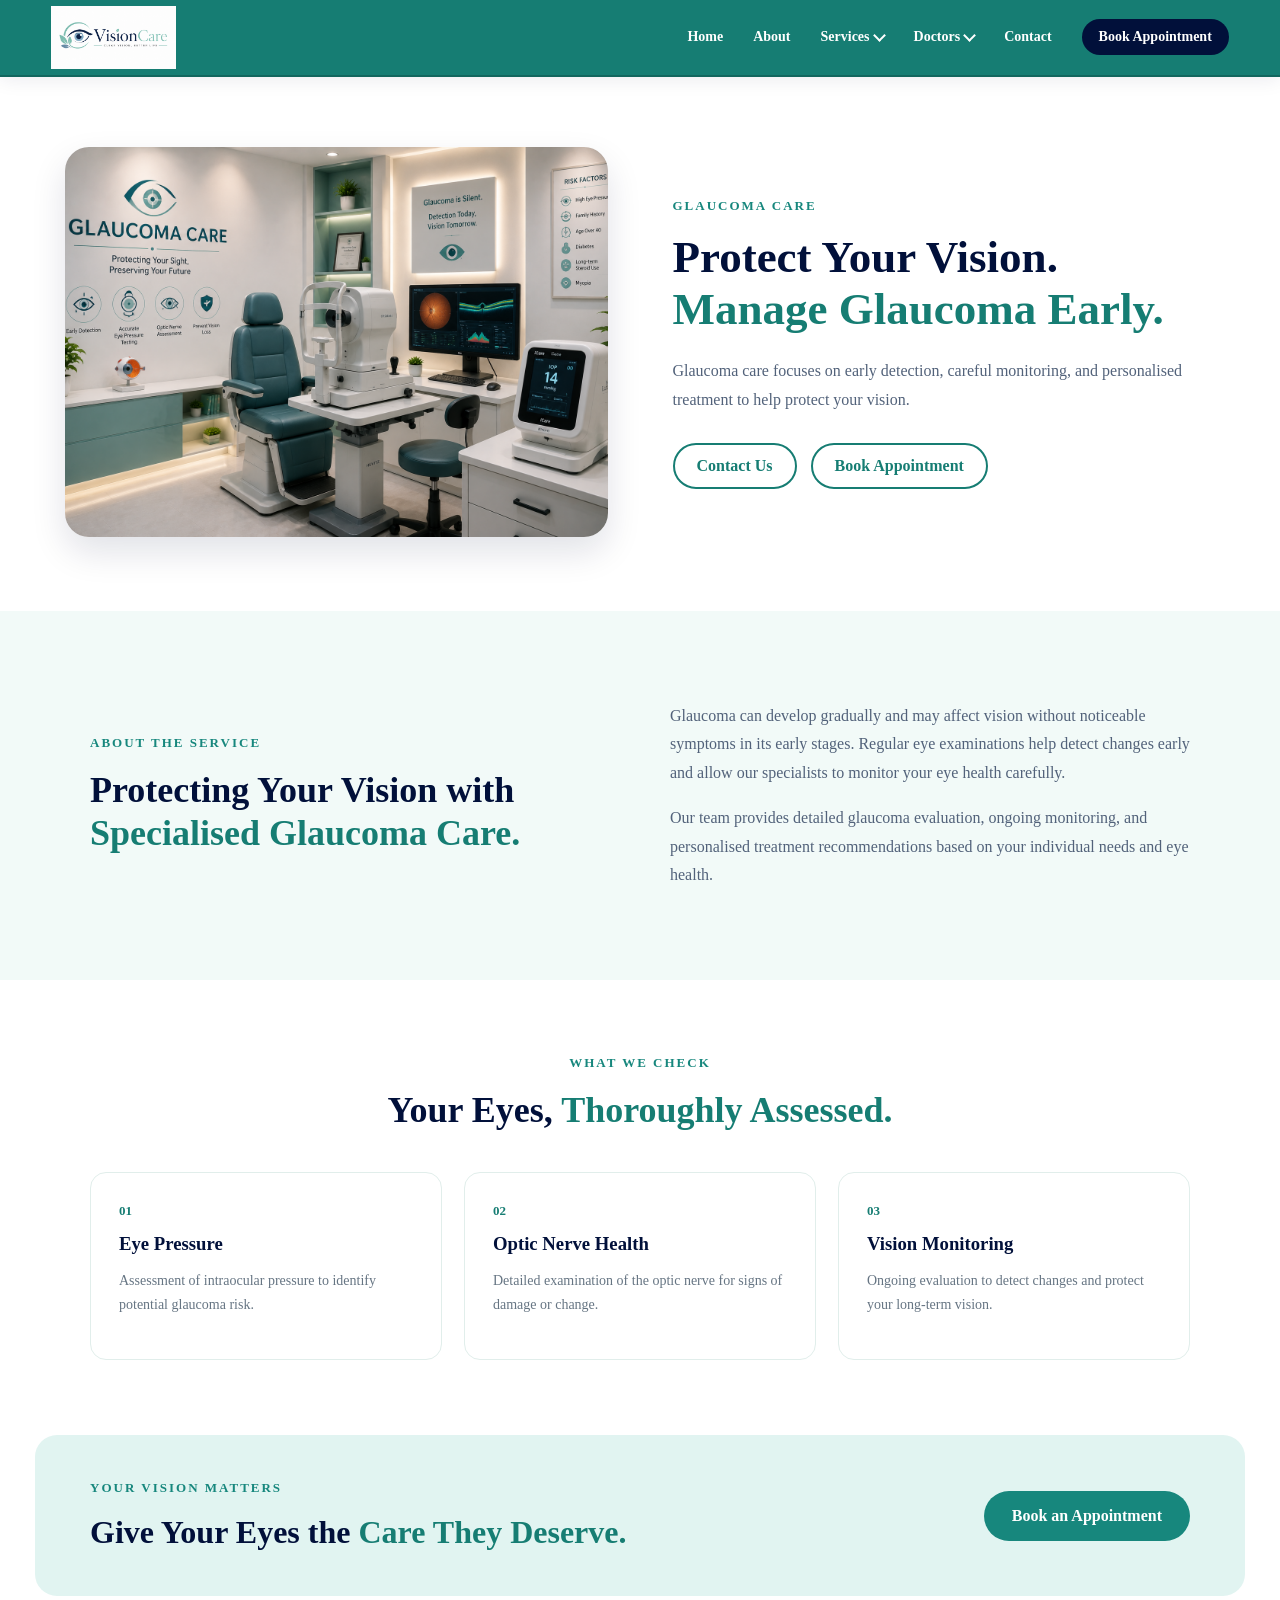
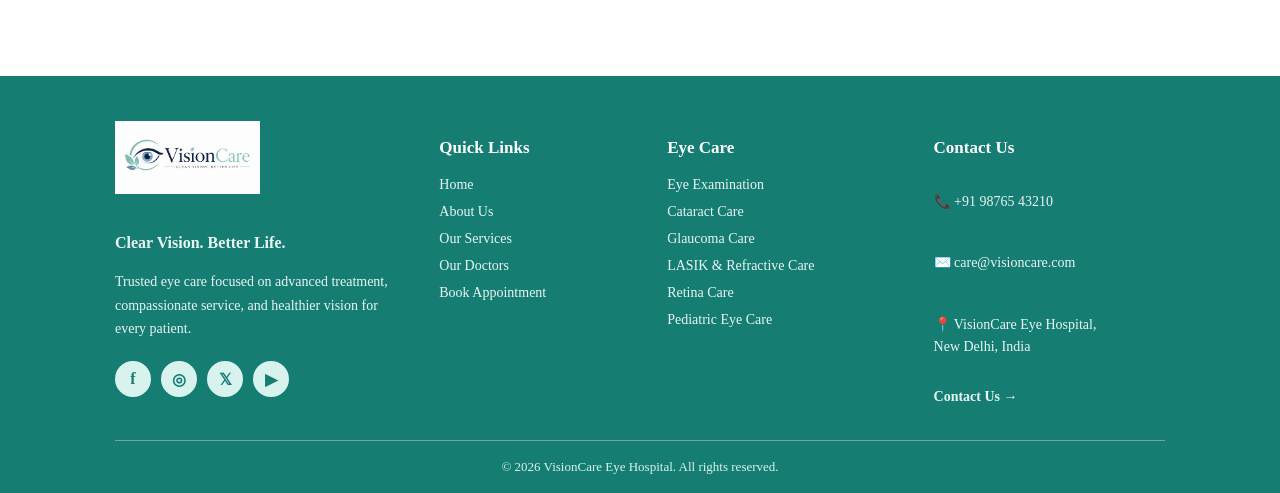
<file: glaucoma-care.html>
<!DOCTYPE html>
<html lang="en">

<head>
    <meta charset="UTF-8">
    <meta name="viewport" content="width=device-width, initial-scale=1.0">

    <title>Glaucoma Care | VisionCare Eye Hospital</title>

    <link rel="stylesheet" href="assets/css/style.css">
</head>

<body>

    <!-- Navbar -->
    <nav class="navbar">
        <div class="nav-container">

            <a href="index.html" class="nav-logo">
                <img src="assets/images/general/visioncare-logo.png"
                     alt="VisionCare Eye Hospital">
            </a>

            <div class="nav-links">

                <a href="index.html">Home</a>

                <a href="about.html">About</a>

                <div class="nav-dropdown">
                    <a href="services.html">
                        Services <span class="chevron"></span>
                    </a>

                    <div class="dropdown-menu">
                       <a href="eye-examination.html">Eye Examination</a>
                    <a href="cataract-care.html">Cataract Care</a>
                    <a href="glaucoma-care.html">Glaucoma Care</a>
                    <a href="lasik-care.html">LASIK & Refractive Care</a>
                    <a href="retina-care.html">Retina Care</a>
                    <a href="pediatric-eye-care.html">Pediatric Eye Care</a>
                    </div>
                </div>

                <div class="nav-dropdown">
                    <a href="doctors.html">
                        Doctors <span class="chevron"></span>
                    </a>

                    <div class="dropdown-menu">
                    <a href="doctors.html">Our Specialists</a>
                    <a href="arjun-mehta.html">Dr. Arjun Mehta</a>
                    <a href="ananya-rao.html">Dr. Ananya Rao</a>
                    <a href="rohan-kapoor.html">Dr. Rohan Kapoor</a>
                    <a href="meera-sharma.html">Dr. Meera Sharma</a>
                </div>
                </div>

                <a href="#" class="contact-trigger">Contact</a>

                <a href="appointment.html" class="nav-btn">
                    Book Appointment
                </a>

            </div>

        </div>
    </nav>


    <!-- Contact Popup -->
    <div class="contact-modal" id="contactModal">

        <div class="contact-modal-box">

            <button class="contact-close" id="contactClose">
                &times;
            </button>

            <div class="contact-modal-header">

                <span class="section-label">
                    GET IN TOUCH
                </span>

                <h2>
                    Leave Us a
                    <span>Message.</span>
                </h2>

                <p>
                    Have a question or need help? Leave us a message
                    and our team will get back to you shortly.
                </p>

            </div>

            <form class="contact-form">

                <div class="contact-form-row">

                    <div class="contact-field">
                        <label for="contactName">
                            Your Name
                        </label>

                        <input
                            type="text"
                            id="contactName"
                            placeholder="Enter your name"
                            required
                        >
                    </div>

                    <div class="contact-field">
                        <label for="contactEmail">
                            Email Address
                        </label>

                        <input
                            type="email"
                            id="contactEmail"
                            placeholder="Enter your email"
                            required
                        >
                    </div>

                </div>

                <div class="contact-field">

                    <label for="contactMessage">
                        Your Message
                    </label>

                    <textarea
                        id="contactMessage"
                        rows="4"
                        placeholder="How can we help you?"
                        required
                    ></textarea>

                </div>

                <button type="submit" class="contact-submit">
                    Send Message
                </button>

            </form>

        </div>

    </div>


    <!-- Service Hero -->
    <section class="service-detail-hero">

        <div class="service-detail-image">

            <img
                src="assets/images/services/glaucoma-care.png"
                alt="VisionCare Glaucoma Care"
            >

        </div>


        <div class="service-detail-content">

            <span class="section-label">
                GLAUCOMA CARE
            </span>

            <h1>
                Protect Your Vision.
                <span>Manage Glaucoma Early.</span>
            </h1>

            <p>
                Glaucoma care focuses on early detection, careful monitoring,
                and personalised treatment to help protect your vision.
            </p>


            <div class="service-detail-buttons">

                <a href="#" class="contact-trigger secondary-btn">
                    Contact Us
                </a>

                <a
                    href="appointment.html?service=glaucoma"
                    class="secondary-btn"
                >
                    Book Appointment
                </a>

            </div>

        </div>

    </section>


    <!-- Information -->
    <section class="service-information">

        <div class="service-info-heading">

            <span class="section-label">
                ABOUT THE SERVICE
            </span>

            <h2>
                Protecting Your Vision with
                <span>Specialised Glaucoma Care.</span>
            </h2>

        </div>


        <div class="service-info-content">

            <p>
                Glaucoma can develop gradually and may affect vision without
                noticeable symptoms in its early stages. Regular eye examinations
                help detect changes early and allow our specialists to monitor
                your eye health carefully.
            </p>

            <p>
                Our team provides detailed glaucoma evaluation, ongoing monitoring,
                and personalised treatment recommendations based on your individual
                needs and eye health.
            </p>

        </div>

    </section>


    <!-- What We Check -->
    <section class="service-checks">

        <span class="section-label">
            WHAT WE CHECK
        </span>

        <h2>
            Your Eyes,
            <span>Thoroughly Assessed.</span>
        </h2>


        <div class="service-check-grid">

            <div class="service-check-card">

                <span>01</span>

                <h3>
                    Eye Pressure
                </h3>

                <p>
                    Assessment of intraocular pressure to identify
                    potential glaucoma risk.
                </p>

            </div>


            <div class="service-check-card">

                <span>02</span>

                <h3>
                    Optic Nerve Health
                </h3>

                <p>
                    Detailed examination of the optic nerve for
                    signs of damage or change.
                </p>

            </div>


            <div class="service-check-card">

                <span>03</span>

                <h3>
                    Vision Monitoring
                </h3>

                <p>
                    Ongoing evaluation to detect changes and
                    protect your long-term vision.
                </p>

            </div>

        </div>

    </section>


    <!-- CTA -->
    <section class="service-detail-cta">

        <div>

            <span class="section-label">
                YOUR VISION MATTERS
            </span>

            <h2>
                Give Your Eyes the
                <span>Care They Deserve.</span>
            </h2>

        </div>


        <a
            href="appointment.html?service=glaucoma"
            class="primary-btn"
        >
            Book an Appointment
        </a>

    </section>


    <!-- Footer -->
    <footer class="site-footer">

        <div class="footer-container">

            <!-- Brand -->
            <div class="footer-brand">

                <img
                    src="assets/images/general/visioncare-logo.png"
                    alt="VisionCare Eye Hospital"
                >

                <p class="footer-tagline">
                    Clear Vision. Better Life.
                </p>

                <p>
                    Trusted eye care focused on advanced treatment,
                    compassionate service, and healthier vision for every patient.
                </p>

                <div class="social-links">

                    <a href="#" aria-label="Facebook">f</a>
                    <a href="#" aria-label="Instagram">◎</a>
                    <a href="#" aria-label="Twitter">𝕏</a>
                    <a href="#" aria-label="YouTube">▶</a>

                </div>

            </div>


            <!-- Quick Links -->
            <div class="footer-column">

                <h3>
                    Quick Links
                </h3>

                <a href="index.html">Home</a>
                <a href="about.html">About Us</a>
                <a href="services.html">Our Services</a>
                <a href="doctors.html">Our Doctors</a>
                <a href="appointment.html">Book Appointment</a>

            </div>


            <!-- Eye Care -->
           <div class="footer-column">
            <h3>Eye Care</h3>

            <a href="eye-examination.html">Eye Examination</a>
            <a href="cataract-care.html">Cataract Care</a>
            <a href="glaucoma-care.html">Glaucoma Care</a>
            <a href="lasik-care.html">LASIK & Refractive Care</a>
            <a href="retina-care.html">Retina Care</a>
            <a href="pediatric-eye-care.html">Pediatric Eye Care</a>
        </div>

            <!-- Contact -->
            <div class="footer-column footer-contact">

                <h3>
                    Contact Us
                </h3>

                <p>
                    📞 +91 98765 43210
                </p>

                <p>
                    ✉️ care@visioncare.com
                </p>

                <p>
                    📍 VisionCare Eye Hospital,<br>
                    New Delhi, India
                </p>

                <a href="#" class="footer-map contact-trigger">
                    Contact Us →
                </a>

            </div>

        </div>


        <!-- Bottom -->
        <div class="footer-bottom">

            <p>
                © 2026 VisionCare Eye Hospital. All rights reserved.
            </p>

        </div>

    </footer>


    <script src="assets/js/script.js"></script>

</body>
</html>
</file>
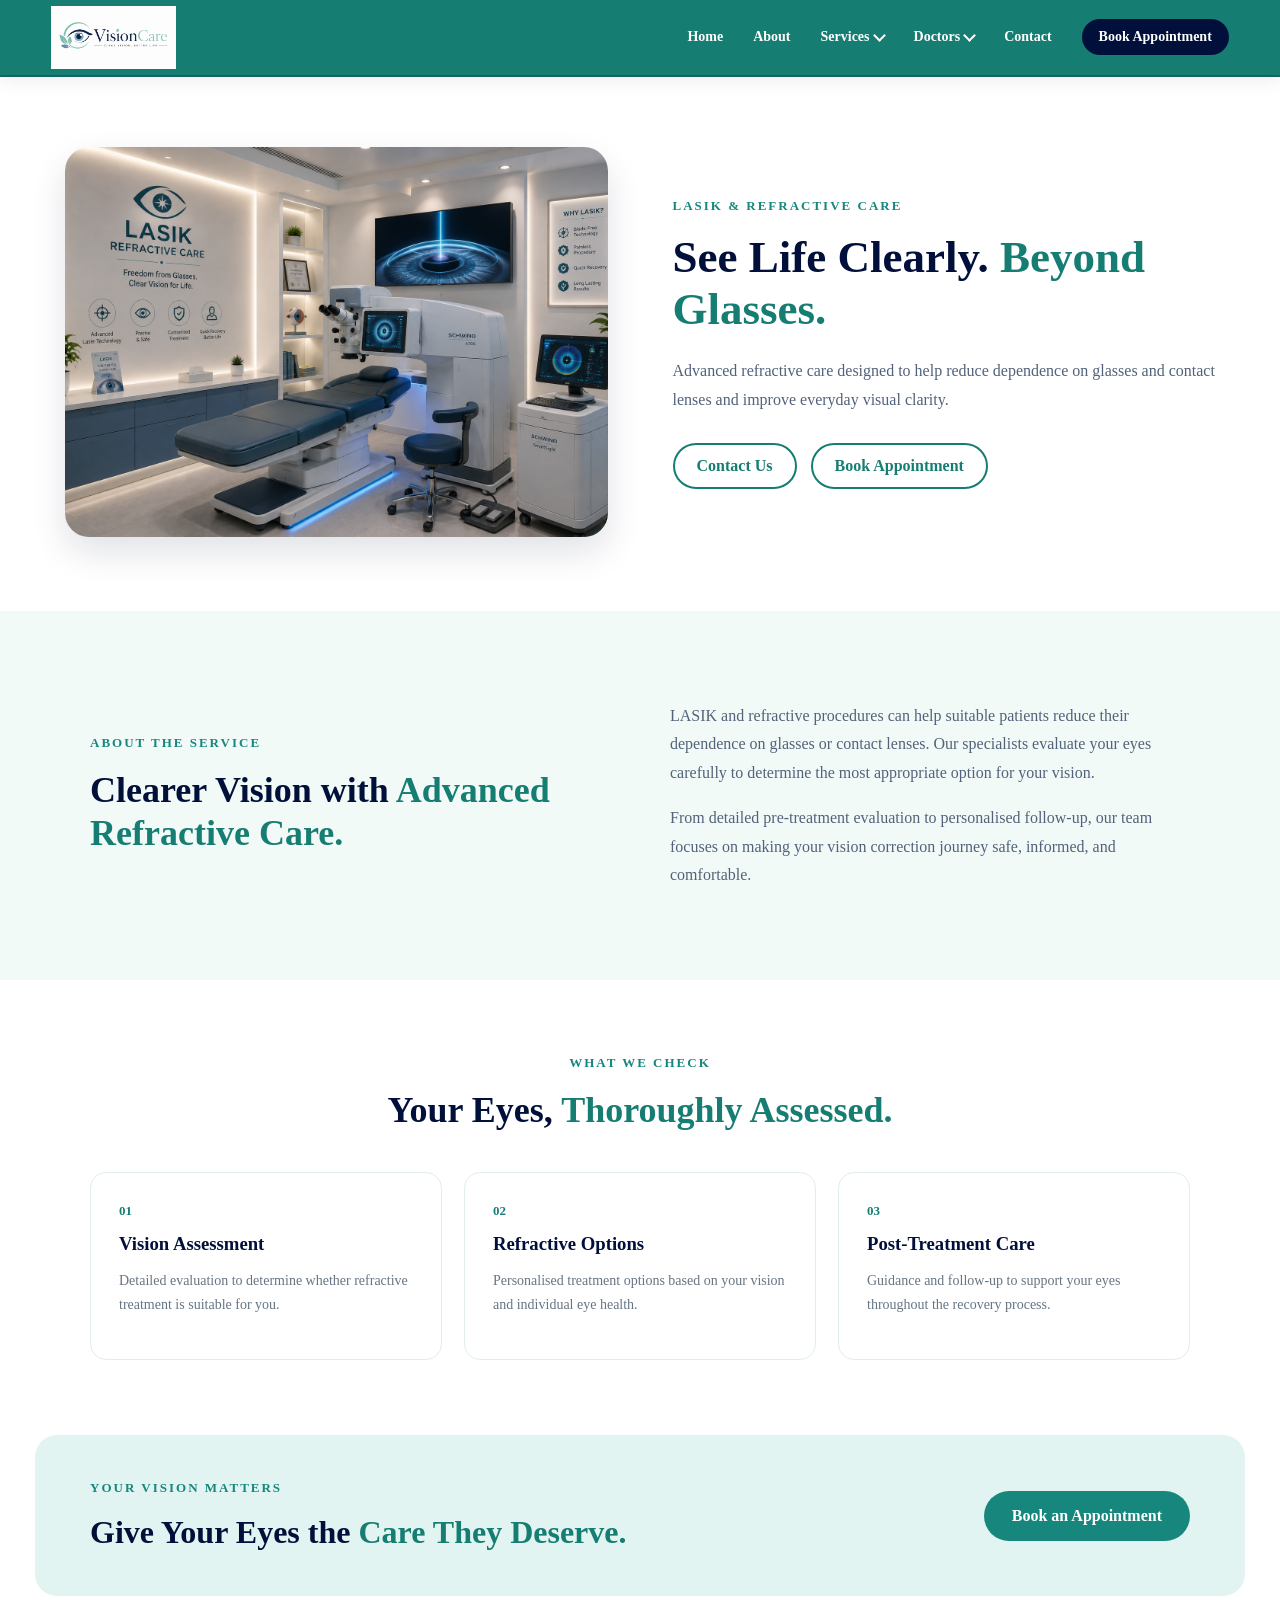
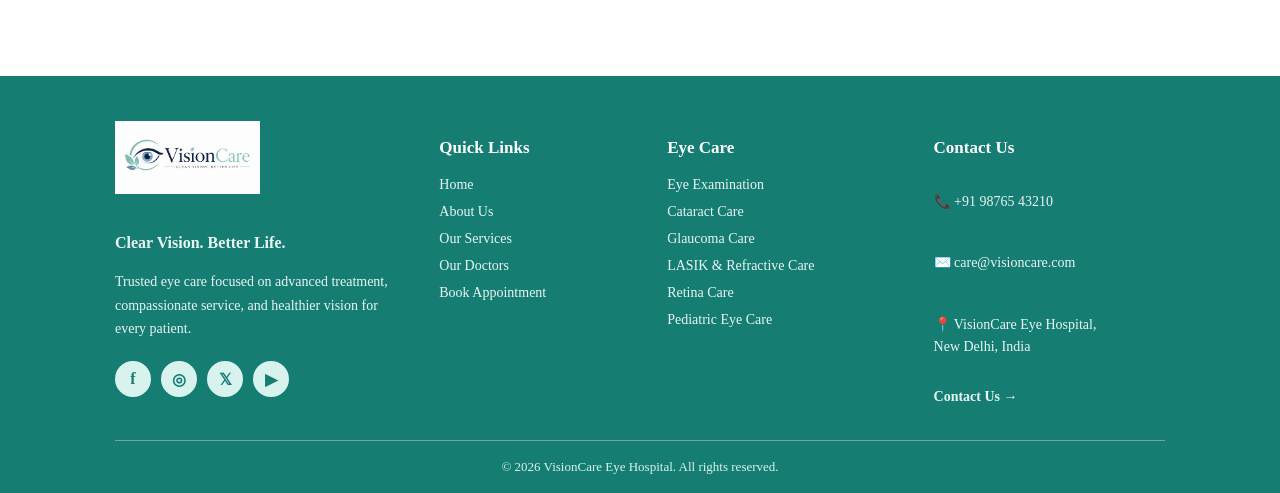
<file: lasik-care.html>
<!DOCTYPE html>
<html lang="en">

<head>
    <meta charset="UTF-8">
    <meta name="viewport" content="width=device-width, initial-scale=1.0">

    <title>LASIK & Refractive Care | VisionCare Eye Hospital</title>

    <link rel="stylesheet" href="assets/css/style.css">
</head>

<body>

    <!-- Navbar -->
    <nav class="navbar">
        <div class="nav-container">

            <a href="index.html" class="nav-logo">
                <img src="assets/images/general/visioncare-logo.png"
                     alt="VisionCare Eye Hospital">
            </a>

            <div class="nav-links">

                <a href="index.html">Home</a>
                <a href="about.html">About</a>

                <div class="nav-dropdown">
                    <a href="services.html">
                        Services <span class="chevron"></span>
                    </a>

                    <div class="dropdown-menu">
                        <a href="eye-examination.html">Eye Examination</a>
                        <a href="cataract-care.html">Cataract Care</a>
                        <a href="glaucoma-care.html">Glaucoma Care</a>
                        <a href="lasik-care.html">LASIK & Refractive Care</a>
                        <a href="retina-care.html">Retina Care</a>
                        <a href="pediatric-eye-care.html">Pediatric Eye Care</a>
                    </div>
                </div>

                <div class="nav-dropdown">
                    <a href="doctors.html">
                        Doctors <span class="chevron"></span>
                    </a>

                    <div class="dropdown-menu">
                    <a href="doctors.html">Our Specialists</a>
                    <a href="arjun-mehta.html">Dr. Arjun Mehta</a>
                    <a href="ananya-rao.html">Dr. Ananya Rao</a>
                    <a href="rohan-kapoor.html">Dr. Rohan Kapoor</a>
                    <a href="meera-sharma.html">Dr. Meera Sharma</a>
                </div>
                </div>

                <a href="#" class="contact-trigger">Contact</a>

                <a href="appointment.html" class="nav-btn">
                    Book Appointment
                </a>

            </div>

        </div>
    </nav>


    <!-- Contact Popup -->
    <div class="contact-modal" id="contactModal">

        <div class="contact-modal-box">

            <button class="contact-close" id="contactClose">
                &times;
            </button>

            <div class="contact-modal-header">

                <span class="section-label">
                    GET IN TOUCH
                </span>

                <h2>
                    Leave Us a
                    <span>Message.</span>
                </h2>

                <p>
                    Have a question or need help? Leave us a message
                    and our team will get back to you shortly.
                </p>

            </div>

            <form class="contact-form">

                <div class="contact-form-row">

                    <div class="contact-field">
                        <label for="contactName">
                            Your Name
                        </label>

                        <input
                            type="text"
                            id="contactName"
                            placeholder="Enter your name"
                            required
                        >
                    </div>

                    <div class="contact-field">
                        <label for="contactEmail">
                            Email Address
                        </label>

                        <input
                            type="email"
                            id="contactEmail"
                            placeholder="Enter your email"
                            required
                        >
                    </div>

                </div>

                <div class="contact-field">

                    <label for="contactMessage">
                        Your Message
                    </label>

                    <textarea
                        id="contactMessage"
                        rows="4"
                        placeholder="How can we help you?"
                        required
                    ></textarea>

                </div>

                <button type="submit" class="contact-submit">
                    Send Message
                </button>

            </form>

        </div>

    </div>


    <!-- Service Hero -->
    <section class="service-detail-hero">

        <div class="service-detail-image">

            <img
                src="assets/images/services/lasik-care.png"
                alt="VisionCare LASIK and Refractive Care"
            >

        </div>


        <div class="service-detail-content">

            <span class="section-label">
                LASIK & REFRACTIVE CARE
            </span>

            <h1>
                See Life Clearly.
                <span>Beyond Glasses.</span>
            </h1>

            <p>
                Advanced refractive care designed to help reduce dependence
                on glasses and contact lenses and improve everyday visual clarity.
            </p>


            <div class="service-detail-buttons">

                <a href="#" class="contact-trigger secondary-btn">
                    Contact Us
                </a>

                <a
                    href="appointment.html?service=lasik"
                    class="secondary-btn"
                >
                    Book Appointment
                </a>

            </div>

        </div>

    </section>


    <!-- Information -->
    <section class="service-information">

        <div class="service-info-heading">

            <span class="section-label">
                ABOUT THE SERVICE
            </span>

            <h2>
                Clearer Vision with
                <span>Advanced Refractive Care.</span>
            </h2>

        </div>


        <div class="service-info-content">

            <p>
                LASIK and refractive procedures can help suitable patients
                reduce their dependence on glasses or contact lenses.
                Our specialists evaluate your eyes carefully to determine
                the most appropriate option for your vision.
            </p>

            <p>
                From detailed pre-treatment evaluation to personalised
                follow-up, our team focuses on making your vision correction
                journey safe, informed, and comfortable.
            </p>

        </div>

    </section>


    <!-- What We Check -->
    <section class="service-checks">

        <span class="section-label">
            WHAT WE CHECK
        </span>

        <h2>
            Your Eyes,
            <span>Thoroughly Assessed.</span>
        </h2>


        <div class="service-check-grid">

            <div class="service-check-card">

                <span>01</span>

                <h3>
                    Vision Assessment
                </h3>

                <p>
                    Detailed evaluation to determine whether refractive
                    treatment is suitable for you.
                </p>

            </div>


            <div class="service-check-card">

                <span>02</span>

                <h3>
                    Refractive Options
                </h3>

                <p>
                    Personalised treatment options based on your vision
                    and individual eye health.
                </p>

            </div>


            <div class="service-check-card">

                <span>03</span>

                <h3>
                    Post-Treatment Care
                </h3>

                <p>
                    Guidance and follow-up to support your eyes throughout
                    the recovery process.
                </p>

            </div>

        </div>

    </section>


    <!-- CTA -->
    <section class="service-detail-cta">

        <div>

            <span class="section-label">
                YOUR VISION MATTERS
            </span>

            <h2>
                Give Your Eyes the
                <span>Care They Deserve.</span>
            </h2>

        </div>


        <a
            href="appointment.html?service=lasik"
            class="primary-btn"
        >
            Book an Appointment
        </a>

    </section>


    <!-- Footer -->
    <footer class="site-footer">

        <div class="footer-container">

            <!-- Brand -->
            <div class="footer-brand">

                <img
                    src="assets/images/general/visioncare-logo.png"
                    alt="VisionCare Eye Hospital"
                >

                <p class="footer-tagline">
                    Clear Vision. Better Life.
                </p>

                <p>
                    Trusted eye care focused on advanced treatment,
                    compassionate service, and healthier vision for every patient.
                </p>

                <div class="social-links">

                    <a href="#" aria-label="Facebook">f</a>
                    <a href="#" aria-label="Instagram">◎</a>
                    <a href="#" aria-label="Twitter">𝕏</a>
                    <a href="#" aria-label="YouTube">▶</a>

                </div>

            </div>


            <!-- Quick Links -->
            <div class="footer-column">

                <h3>
                    Quick Links
                </h3>

                <a href="index.html">Home</a>
                <a href="about.html">About Us</a>
                <a href="services.html">Our Services</a>
                <a href="doctors.html">Our Doctors</a>
                <a href="appointment.html">Book Appointment</a>

            </div>


            <div class="footer-column">
            <h3>Eye Care</h3>

            <a href="eye-examination.html">Eye Examination</a>
            <a href="cataract-care.html">Cataract Care</a>
            <a href="glaucoma-care.html">Glaucoma Care</a>
            <a href="lasik-care.html">LASIK & Refractive Care</a>
            <a href="retina-care.html">Retina Care</a>
            <a href="pediatric-eye-care.html">Pediatric Eye Care</a>
        </div>


            <!-- Contact -->
            <div class="footer-column footer-contact">

                <h3>
                    Contact Us
                </h3>

                <p>
                    📞 +91 98765 43210
                </p>

                <p>
                    ✉️ care@visioncare.com
                </p>

                <p>
                    📍 VisionCare Eye Hospital,<br>
                    New Delhi, India
                </p>

                <a href="#" class="footer-map contact-trigger">
                    Contact Us →
                </a>

            </div>

        </div>


        <!-- Bottom -->
        <div class="footer-bottom">

            <p>
                © 2026 VisionCare Eye Hospital. All rights reserved.
            </p>

        </div>

    </footer>


    <script src="assets/js/script.js"></script>

</body>
</html>
</file>
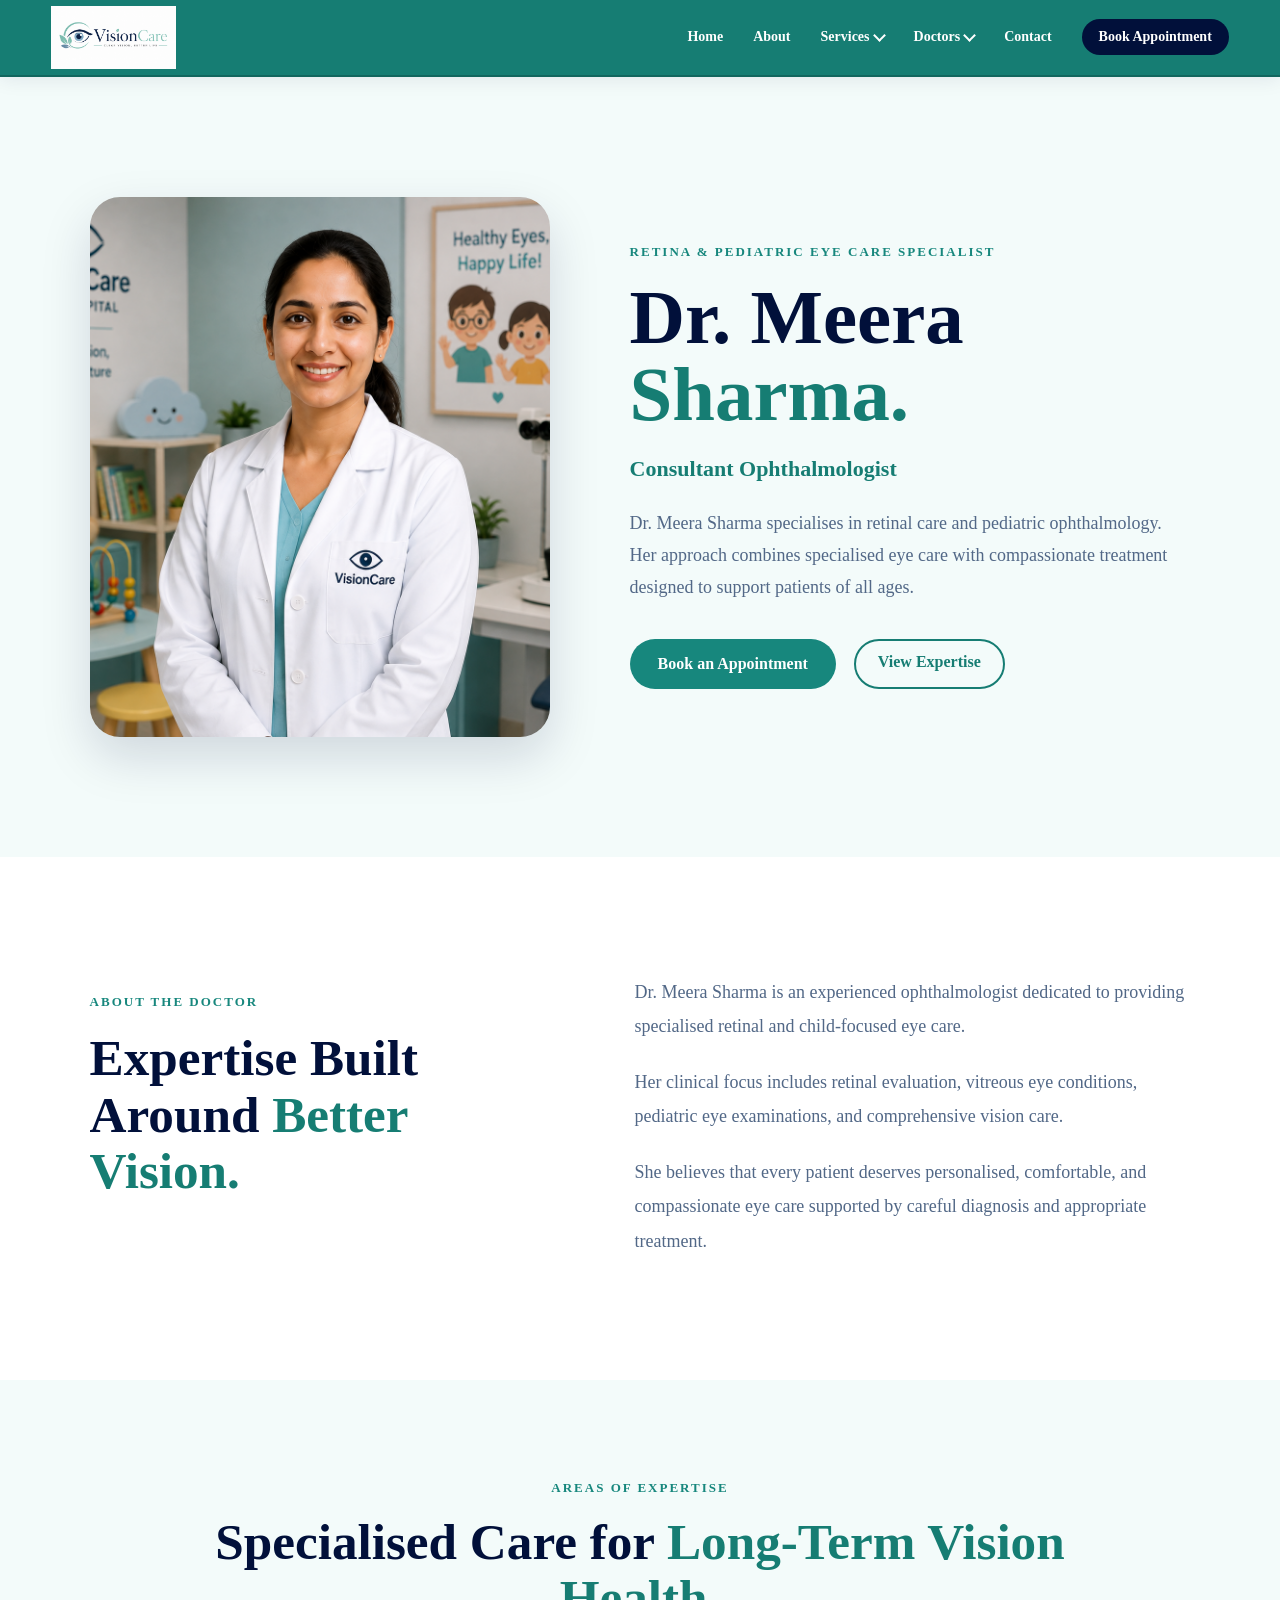
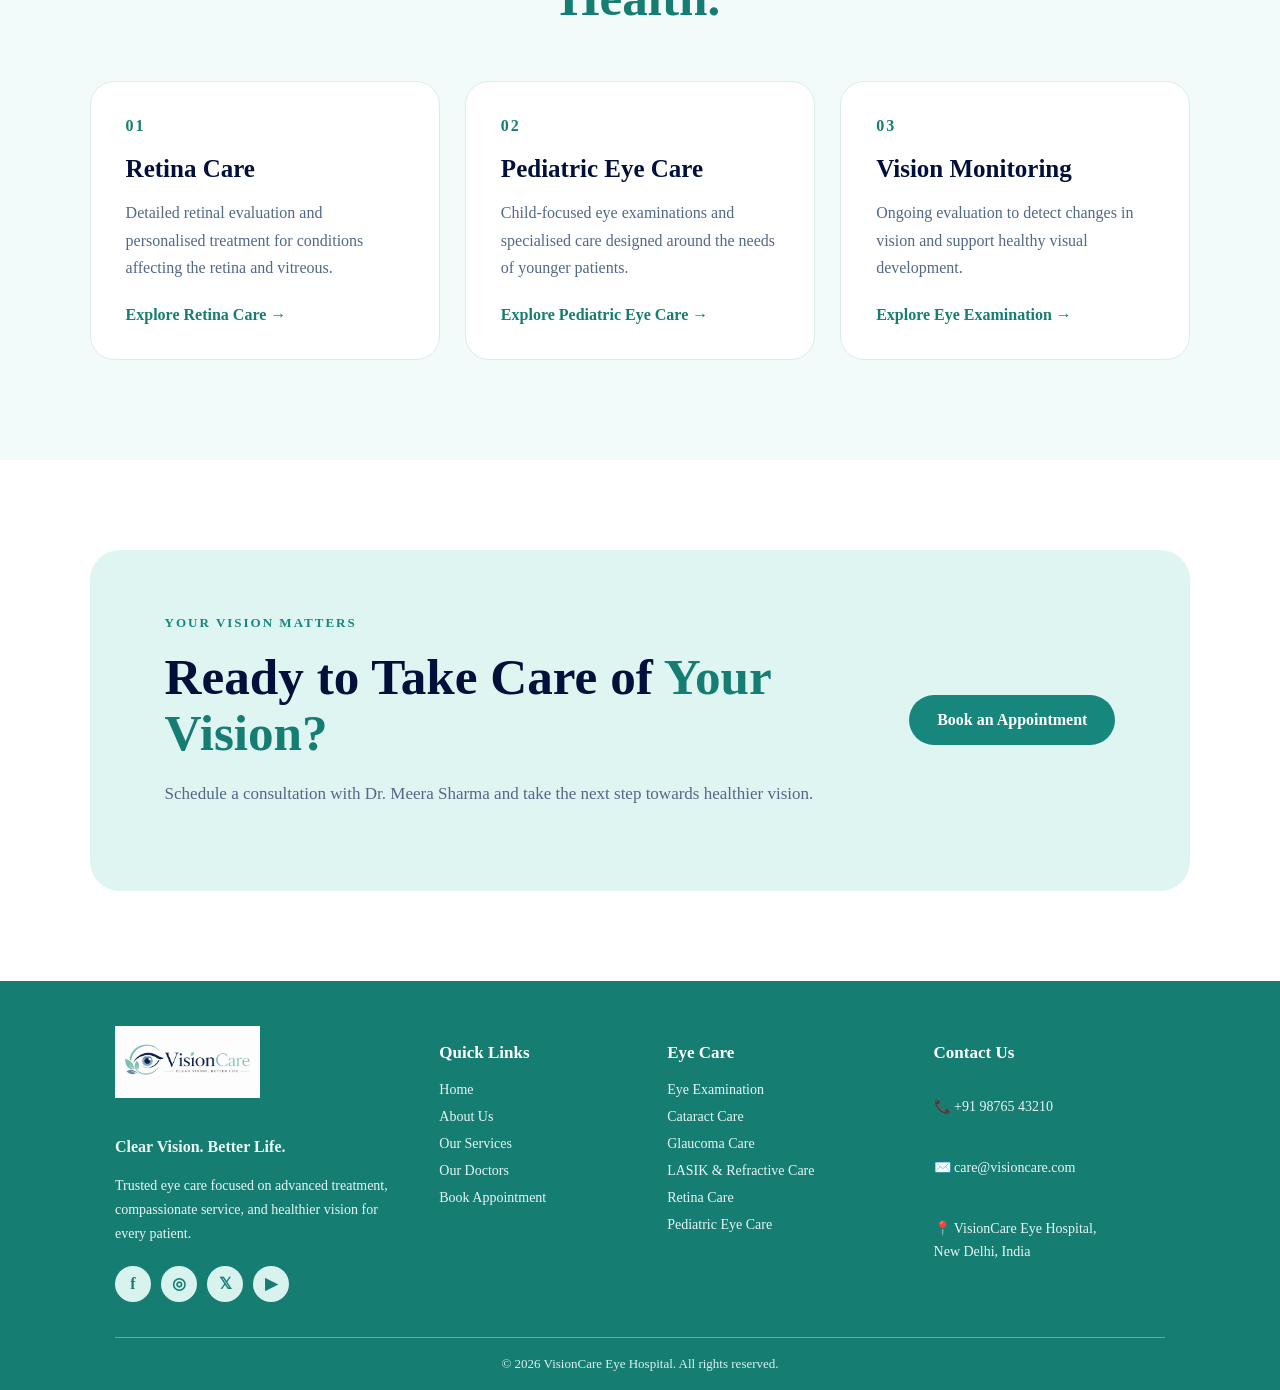
<file: meera-sharma.html>
<!DOCTYPE html>
<html lang="en">

<head>
    <meta charset="UTF-8">
    <meta name="viewport" content="width=device-width, initial-scale=1.0">

    <title>Dr. Meera Sharma | VisionCare Eye Hospital</title>

    <link rel="stylesheet" href="assets/css/style.css">
</head>

<body>

    <!-- ================= NAVBAR ================= -->

    <nav class="navbar">

        <div class="nav-container">

            <a href="index.html" class="nav-logo">
                <img
                    src="assets/images/general/visioncare-logo.png"
                    alt="VisionCare Eye Hospital"
                >
            </a>

            <div class="nav-links">

                <a href="index.html">Home</a>

                <a href="about.html">About</a>


                <!-- Services Dropdown -->

                <div class="nav-dropdown">

                    <a href="services.html">
                        Services
                        <span class="chevron"></span>
                    </a>

                    <div class="dropdown-menu">

                        <a href="eye-examination.html">
                            Eye Examination
                        </a>

                        <a href="cataract-care.html">
                            Cataract Care
                        </a>

                        <a href="glaucoma-care.html">
                            Glaucoma Care
                        </a>

                        <a href="lasik-care.html">
                            LASIK & Refractive Care
                        </a>

                        <a href="retina-care.html">
                            Retina Care
                        </a>

                        <a href="pediatric-eye-care.html">
                            Pediatric Eye Care
                        </a>

                    </div>

                </div>


                <!-- Doctors Dropdown -->

                               <div class="nav-dropdown">

                    <a href="doctors.html">
                        Doctors
                        <span class="chevron"></span>
                    </a>

                    <div class="dropdown-menu">

                        <a href="doctors.html">
                            Our Specialists
                        </a>

                        <a href="arjun-mehta.html">
                            Dr. Arjun Mehta
                        </a>

                        <a href="ananya-rao.html">
                            Dr. Ananya Rao
                        </a>

                        <a href="rohan-kapoor.html">
                            Dr. Rohan Kapoor
                        </a>

                        <a href="meera-sharma.html">
                            Dr. Meera Sharma
                        </a>

                    </div>

                </div>

                <a href="#" class="contact-trigger">
                    Contact
                </a>

                <a href="appointment.html" class="nav-btn">
                    Book Appointment
                </a>

            </div>

        </div>

    </nav>


    <!-- ================= CONTACT POPUP ================= -->

    <div class="contact-modal" id="contactModal">

        <div class="contact-modal-box">

            <button
                class="contact-close"
                id="contactClose"
            >
                &times;
            </button>

            <div class="contact-modal-header">

                <span class="section-label">
                    GET IN TOUCH
                </span>

                <h2>
                    Leave Us a
                    <span>Message.</span>
                </h2>

                <p>
                    Have a question or need help? Leave us a message
                    and our team will get back to you shortly.
                </p>

            </div>


            <form class="contact-form">

                <div class="contact-form-row">

                    <div class="contact-field">

                        <label for="contactName">
                            Your Name
                        </label>

                        <input
                            type="text"
                            id="contactName"
                            placeholder="Enter your name"
                            required
                        >

                    </div>


                    <div class="contact-field">

                        <label for="contactEmail">
                            Email Address
                        </label>

                        <input
                            type="email"
                            id="contactEmail"
                            placeholder="Enter your email"
                            required
                        >

                    </div>

                </div>


                <div class="contact-field">

                    <label for="contactMessage">
                        Your Message
                    </label>

                    <textarea
                        id="contactMessage"
                        rows="4"
                        placeholder="How can we help you?"
                        required
                    ></textarea>

                </div>


                <button
                    type="submit"
                    class="contact-submit"
                >
                    Send Message
                </button>

            </form>

        </div>

    </div>


    <!-- ================= DOCTOR HERO ================= -->

    <section class="doctor-profile-hero">

        <div class="doctor-profile-image">

            <img
                src="assets/images/doctors/dr-meera-sharma.png"
                alt="Dr. Meera Sharma"
            >

        </div>


        <div class="doctor-profile-content">

            <span class="section-label">
                RETINA & PEDIATRIC EYE CARE SPECIALIST
            </span>

            <h1>
                Dr. Meera
                <span>Sharma.</span>
            </h1>

            <h3>
                Consultant Ophthalmologist
            </h3>

            <p>
                Dr. Meera Sharma specialises in retinal care and
                pediatric ophthalmology. Her approach combines
                specialised eye care with compassionate treatment
                designed to support patients of all ages.
            </p>


            <div class="doctor-profile-buttons">

                <a
                    href="appointment.html?doctor=meera&service=retina"
                    class="primary-btn"
                >
                    Book an Appointment
                </a>

                <a
                    href="#doctor-expertise"
                    class="secondary-btn"
                >
                    View Expertise
                </a>

            </div>

        </div>

    </section>


    <!-- ================= ABOUT DOCTOR ================= -->

    <section class="doctor-about">

        <div class="doctor-about-heading">

            <span class="section-label">
                ABOUT THE DOCTOR
            </span>

            <h2>
                Expertise Built Around
                <span>Better Vision.</span>
            </h2>

        </div>


        <div class="doctor-about-content">

            <p>
                Dr. Meera Sharma is an experienced ophthalmologist
                dedicated to providing specialised retinal and
                child-focused eye care.
            </p>

            <p>
                Her clinical focus includes retinal evaluation,
                vitreous eye conditions, pediatric eye examinations,
                and comprehensive vision care.
            </p>

            <p>
                She believes that every patient deserves personalised,
                comfortable, and compassionate eye care supported by
                careful diagnosis and appropriate treatment.
            </p>

        </div>

    </section>


    <!-- ================= EXPERTISE ================= -->

    <section
        class="doctor-expertise"
        id="doctor-expertise"
    >

        <span class="section-label">
            AREAS OF EXPERTISE
        </span>

        <h2>
            Specialised Care for
            <span>Long-Term Vision Health.</span>
        </h2>


        <div class="doctor-expertise-grid">


            <!-- Expertise 01 -->

            <div class="doctor-expertise-card">

                <span>01</span>

                <h3>
                    Retina Care
                </h3>

                <p>
                    Detailed retinal evaluation and personalised
                    treatment for conditions affecting the retina
                    and vitreous.
                </p>

                <a href="retina-care.html">
                    Explore Retina Care →
                </a>

            </div>


            <!-- Expertise 02 -->

            <div class="doctor-expertise-card">

                <span>02</span>

                <h3>
                    Pediatric Eye Care
                </h3>

                <p>
                    Child-focused eye examinations and specialised
                    care designed around the needs of younger patients.
                </p>

                <a href="pediatric-eye-care.html">
                    Explore Pediatric Eye Care →
                </a>

            </div>


            <!-- Expertise 03 -->

            <div class="doctor-expertise-card">

                <span>03</span>

                <h3>
                    Vision Monitoring
                </h3>

                <p>
                    Ongoing evaluation to detect changes in vision
                    and support healthy visual development.
                </p>

                <a href="eye-examination.html">
                    Explore Eye Examination →
                </a>

            </div>

        </div>

    </section>


    <!-- ================= CTA ================= -->

    <section class="doctor-profile-cta">

        <div>

            <span class="section-label">
                YOUR VISION MATTERS
            </span>

            <h2>
                Ready to Take Care of
                <span>Your Vision?</span>
            </h2>

            <p>
                Schedule a consultation with Dr. Meera Sharma
                and take the next step towards healthier vision.
            </p>

        </div>


        <a
            href="appointment.html?doctor=meera&service=retina"
            class="primary-btn"
        >
            Book an Appointment
        </a>

    </section>


    <!-- ================= FOOTER ================= -->

    <footer class="site-footer">

        <div class="footer-container">


            <!-- Brand -->

            <div class="footer-brand">

                <img
                    src="assets/images/general/visioncare-logo.png"
                    alt="VisionCare Eye Hospital"
                >

                <p class="footer-tagline">
                    Clear Vision. Better Life.
                </p>

                <p>
                    Trusted eye care focused on advanced treatment,
                    compassionate service, and healthier vision
                    for every patient.
                </p>

                <div class="social-links">

                    <a href="#">f</a>
                    <a href="#">◎</a>
                    <a href="#">𝕏</a>
                    <a href="#">▶</a>

                </div>

            </div>


            <!-- Quick Links -->

            <div class="footer-column">

                <h3>
                    Quick Links
                </h3>

                <a href="index.html">
                    Home
                </a>

                <a href="about.html">
                    About Us
                </a>

                <a href="services.html">
                    Our Services
                </a>

                <a href="doctors.html">
                    Our Doctors
                </a>

                <a href="appointment.html">
                    Book Appointment
                </a>

            </div>


            <div class="footer-column">
            <h3>Eye Care</h3>

            <a href="eye-examination.html">Eye Examination</a>
            <a href="cataract-care.html">Cataract Care</a>
            <a href="glaucoma-care.html">Glaucoma Care</a>
            <a href="lasik-care.html">LASIK & Refractive Care</a>
            <a href="retina-care.html">Retina Care</a>
            <a href="pediatric-eye-care.html">Pediatric Eye Care</a>
        </div>


            <!-- Contact -->

            <div class="footer-column footer-contact">

                <h3>
                    Contact Us
                </h3>

                <p>
                    📞 +91 98765 43210
                </p>

                <p>
                    ✉️ care@visioncare.com
                </p>

                <p>
                    📍 VisionCare Eye Hospital,
                    <br>
                    New Delhi, India
                </p>

            </div>

        </div>


        <!-- Footer Bottom -->

        <div class="footer-bottom">

            <p>
                © 2026 VisionCare Eye Hospital.
                All rights reserved.
            </p>

        </div>

    </footer>


    <script src="assets/js/script.js"></script>

</body>

</html>
</file>
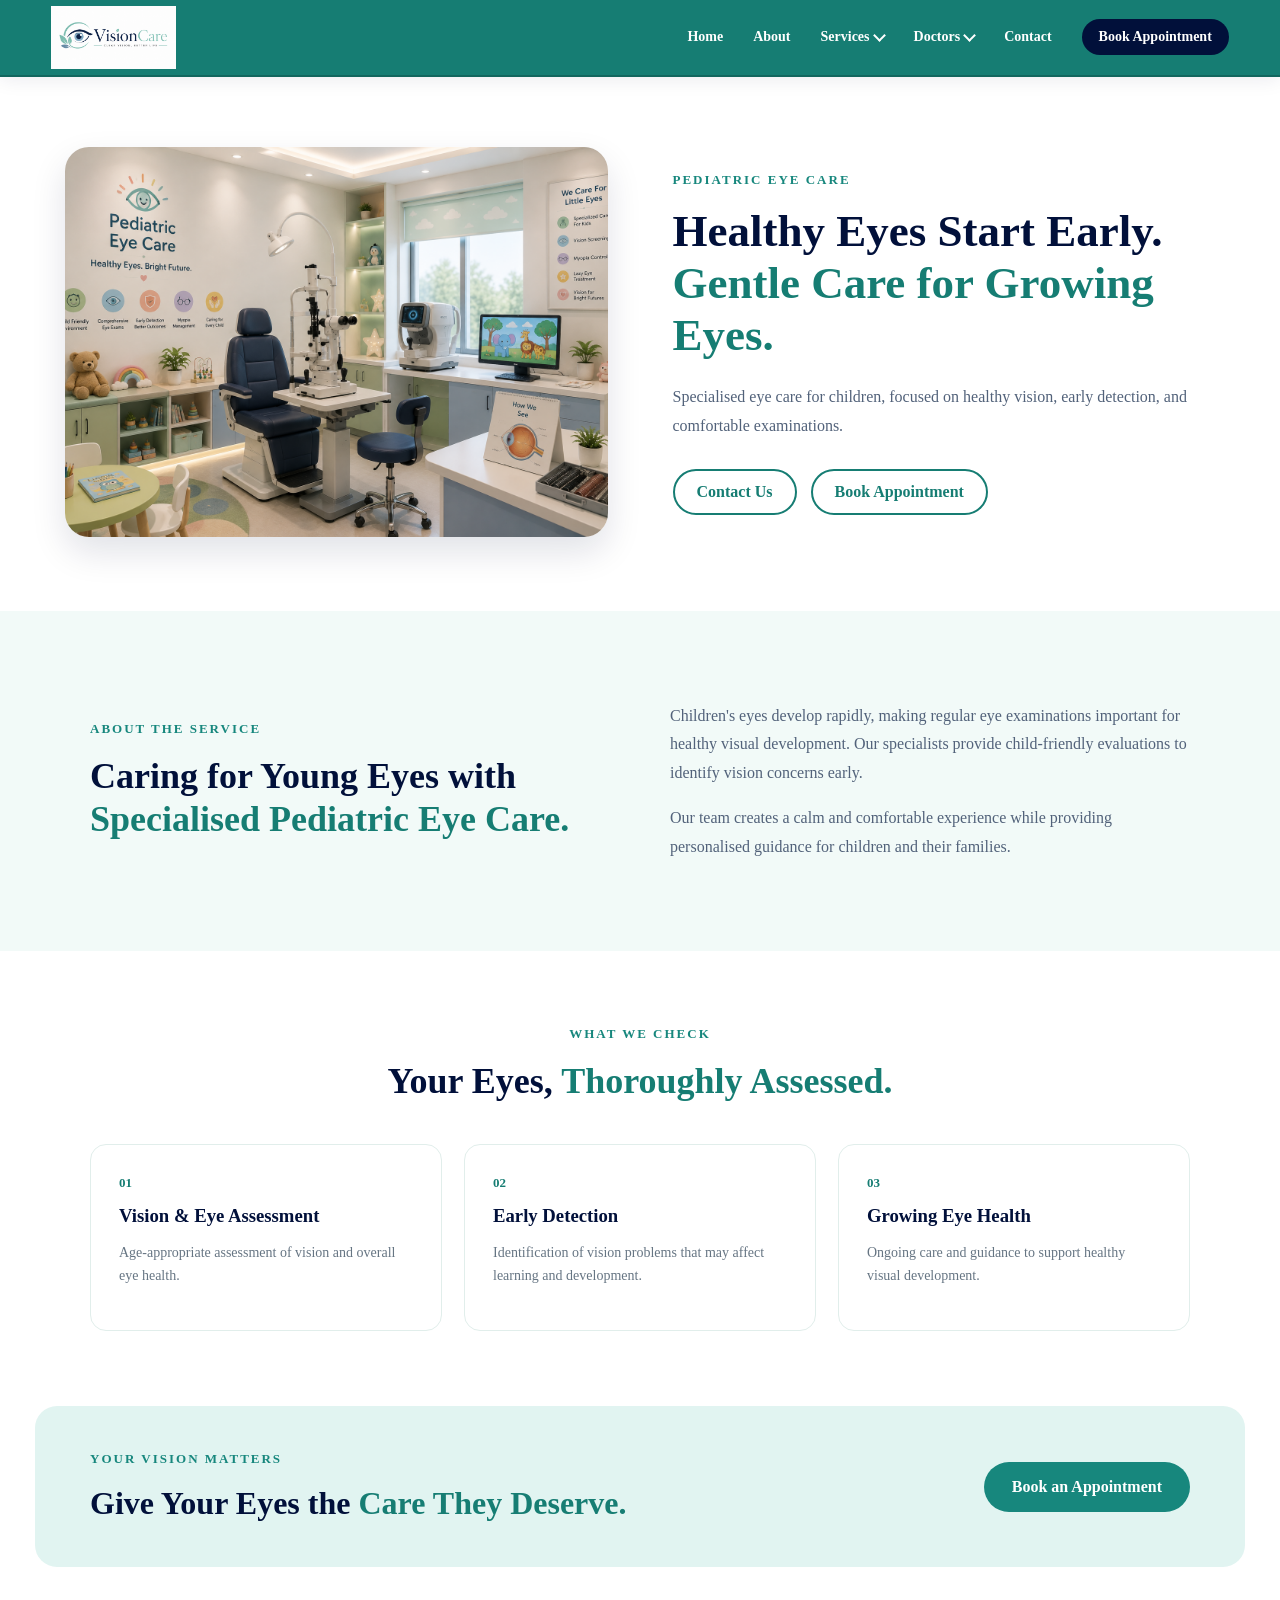
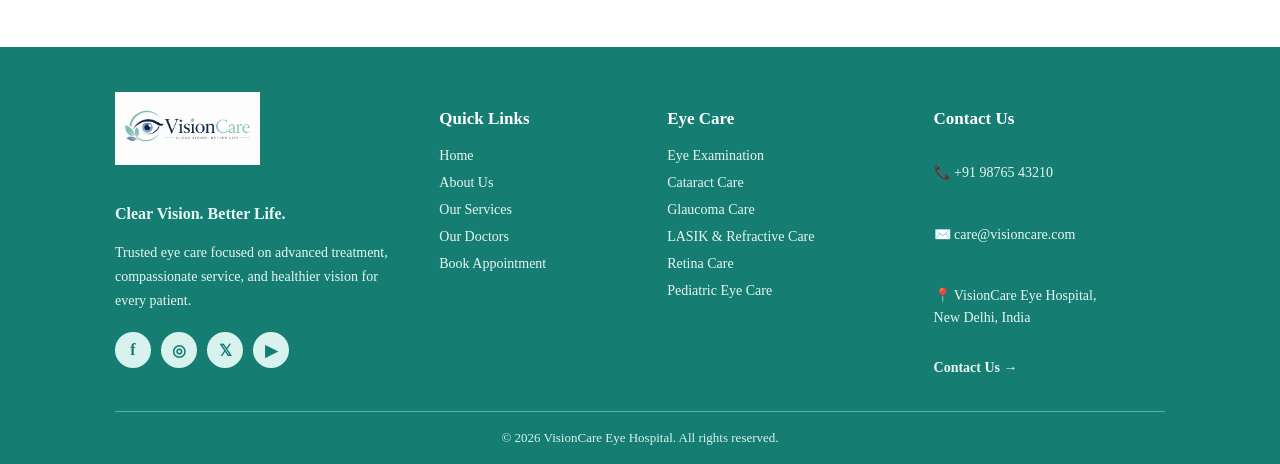
<file: pediatric-eye-care.html>
<!DOCTYPE html>
<html lang="en">

<head>
    <meta charset="UTF-8">
    <meta name="viewport" content="width=device-width, initial-scale=1.0">

    <title>Pediatric Eye Care | VisionCare Eye Hospital</title>

    <link rel="stylesheet" href="assets/css/style.css">
</head>

<body>

    <!-- Navbar -->
    <nav class="navbar">
        <div class="nav-container">

            <a href="index.html" class="nav-logo">
                <img src="assets/images/general/visioncare-logo.png"
                     alt="VisionCare Eye Hospital">
            </a>

            <div class="nav-links">

                <a href="index.html">Home</a>
                <a href="about.html">About</a>

                <div class="nav-dropdown">
                    <a href="services.html">
                        Services <span class="chevron"></span>
                    </a>

                    <div class="dropdown-menu">
                        <a href="eye-examination.html">Eye Examination</a>
                        <a href="cataract.html">Cataract Care</a>
                        <a href="glaucoma.html">Glaucoma Care</a>
                        <a href="lasik-care.html">Retina Care</a>
                        <a href="retina-care.html">Retina Care</a>
                        <a href="pediatric-eye-care.html">Pediatric Eye Care</a>
                    </div>
                </div>

                <div class="nav-dropdown">
                    <a href="doctors.html">
                        Doctors <span class="chevron"></span>
                    </a>

                   <div class="dropdown-menu">
                    <a href="doctors.html">Our Specialists</a>
                    <a href="arjun-mehta.html">Dr. Arjun Mehta</a>
                    <a href="ananya-rao.html">Dr. Ananya Rao</a>
                    <a href="rohan-kapoor.html">Dr. Rohan Kapoor</a>
                    <a href="meera-sharma.html">Dr. Meera Sharma</a>
                </div>
                </div>

                <a href="#" class="contact-trigger">Contact</a>

                <a href="appointment.html" class="nav-btn">
                    Book Appointment
                </a>

            </div>

        </div>
    </nav>


    <!-- Contact Popup -->
    <div class="contact-modal" id="contactModal">

        <div class="contact-modal-box">

            <button class="contact-close" id="contactClose">
                &times;
            </button>

            <div class="contact-modal-header">

                <span class="section-label">
                    GET IN TOUCH
                </span>

                <h2>
                    Leave Us a
                    <span>Message.</span>
                </h2>

                <p>
                    Have a question or need help? Leave us a message
                    and our team will get back to you shortly.
                </p>

            </div>

            <form class="contact-form">

                <div class="contact-form-row">

                    <div class="contact-field">
                        <label for="contactName">
                            Your Name
                        </label>

                        <input
                            type="text"
                            id="contactName"
                            placeholder="Enter your name"
                            required
                        >
                    </div>

                    <div class="contact-field">
                        <label for="contactEmail">
                            Email Address
                        </label>

                        <input
                            type="email"
                            id="contactEmail"
                            placeholder="Enter your email"
                            required
                        >
                    </div>

                </div>

                <div class="contact-field">

                    <label for="contactMessage">
                        Your Message
                    </label>

                    <textarea
                        id="contactMessage"
                        rows="4"
                        placeholder="How can we help you?"
                        required
                    ></textarea>

                </div>

                <button type="submit" class="contact-submit">
                    Send Message
                </button>

            </form>

        </div>

    </div>


    <!-- Service Hero -->
    <section class="service-detail-hero">

        <div class="service-detail-image">

            <img
                src="assets/images/services/pediatric-eye-care.png"
                alt="VisionCare Pediatric Eye Care"
            >

        </div>


        <div class="service-detail-content">

            <span class="section-label">
                PEDIATRIC EYE CARE
            </span>

            <h1>
                Healthy Eyes Start Early.
                <span>Gentle Care for Growing Eyes.</span>
            </h1>

            <p>
                Specialised eye care for children, focused on healthy vision, early detection, and comfortable examinations.
            </p>


            <div class="service-detail-buttons">

                <a href="#" class="contact-trigger secondary-btn">
                    Contact Us
                </a>

                <a
                    href="appointment.html?service=pediatric"
                    class="secondary-btn"
                >
                    Book Appointment
                </a>

            </div>

        </div>

    </section>


    <!-- Information -->
    <section class="service-information">

        <div class="service-info-heading">

            <span class="section-label">
                ABOUT THE SERVICE
            </span>

            <h2>
                Caring for Young Eyes with
                <span>Specialised Pediatric Eye Care.</span>
            </h2>

        </div>


        <div class="service-info-content">

            <p>
                Children's eyes develop rapidly, making regular eye examinations important for healthy visual development. Our specialists provide child-friendly evaluations to identify vision concerns early.
            </p>

            <p>
                Our team creates a calm and comfortable experience while providing personalised guidance for children and their families.
            </p>

        </div>

    </section>


    <!-- What We Check -->
    <section class="service-checks">

        <span class="section-label">
            WHAT WE CHECK
        </span>

        <h2>
            Your Eyes,
            <span>Thoroughly Assessed.</span>
        </h2>


        <div class="service-check-grid">

            <div class="service-check-card">

                <span>01</span>

                <h3>
                    Vision & Eye Assessment
                </h3>

                <p>
                    Age-appropriate assessment of vision and overall eye health.
                </p>

            </div>


            <div class="service-check-card">

                <span>02</span>

                <h3>
                    Early Detection
                </h3>

                <p>
                    Identification of vision problems that may affect learning and development.
                </p>

            </div>


            <div class="service-check-card">

                <span>03</span>

                <h3>
                    Growing Eye Health
                </h3>

                <p>
                    Ongoing care and guidance to support healthy visual development.
                </p>

            </div>

        </div>

    </section>


    <!-- CTA -->
    <section class="service-detail-cta">

        <div>

            <span class="section-label">
                YOUR VISION MATTERS
            </span>

            <h2>
                Give Your Eyes the
                <span>Care They Deserve.</span>
            </h2>

        </div>


        <a
            href="appointment.html?service=pediatric"
            class="primary-btn"
        >
            Book an Appointment
        </a>

    </section>


    <!-- Footer -->
    <footer class="site-footer">

        <div class="footer-container">

            <!-- Brand -->
            <div class="footer-brand">

                <img
                    src="assets/images/general/visioncare-logo.png"
                    alt="VisionCare Eye Hospital"
                >

                <p class="footer-tagline">
                    Clear Vision. Better Life.
                </p>

                <p>
                    Trusted eye care focused on advanced treatment,
                    compassionate service, and healthier vision for every patient.
                </p>

                <div class="social-links">

                    <a href="#" aria-label="Facebook">f</a>
                    <a href="#" aria-label="Instagram">◎</a>
                    <a href="#" aria-label="Twitter">𝕏</a>
                    <a href="#" aria-label="YouTube">▶</a>

                </div>

            </div>


            <!-- Quick Links -->
            <div class="footer-column">

                <h3>
                    Quick Links
                </h3>

                <a href="index.html">Home</a>
                <a href="about.html">About Us</a>
                <a href="services.html">Our Services</a>
                <a href="doctors.html">Our Doctors</a>
                <a href="appointment.html">Book Appointment</a>

            </div>


            <div class="footer-column">
            <h3>Eye Care</h3>

            <a href="eye-examination.html">Eye Examination</a>
            <a href="cataract-care.html">Cataract Care</a>
            <a href="glaucoma-care.html">Glaucoma Care</a>
            <a href="lasik-care.html">LASIK & Refractive Care</a>
            <a href="retina-care.html">Retina Care</a>
            <a href="pediatric-eye-care.html">Pediatric Eye Care</a>
        </div>


            <!-- Contact -->
            <div class="footer-column footer-contact">

                <h3>
                    Contact Us
                </h3>

                <p>
                    📞 +91 98765 43210
                </p>

                <p>
                    ✉️ care@visioncare.com
                </p>

                <p>
                    📍 VisionCare Eye Hospital,<br>
                    New Delhi, India
                </p>

                <a href="#" class="footer-map contact-trigger">
                    Contact Us →
                </a>

            </div>

        </div>


        <!-- Bottom -->
        <div class="footer-bottom">

            <p>
                © 2026 VisionCare Eye Hospital. All rights reserved.
            </p>

        </div>

    </footer>


    <script src="assets/js/script.js"></script>

</body>
</html>
</file>
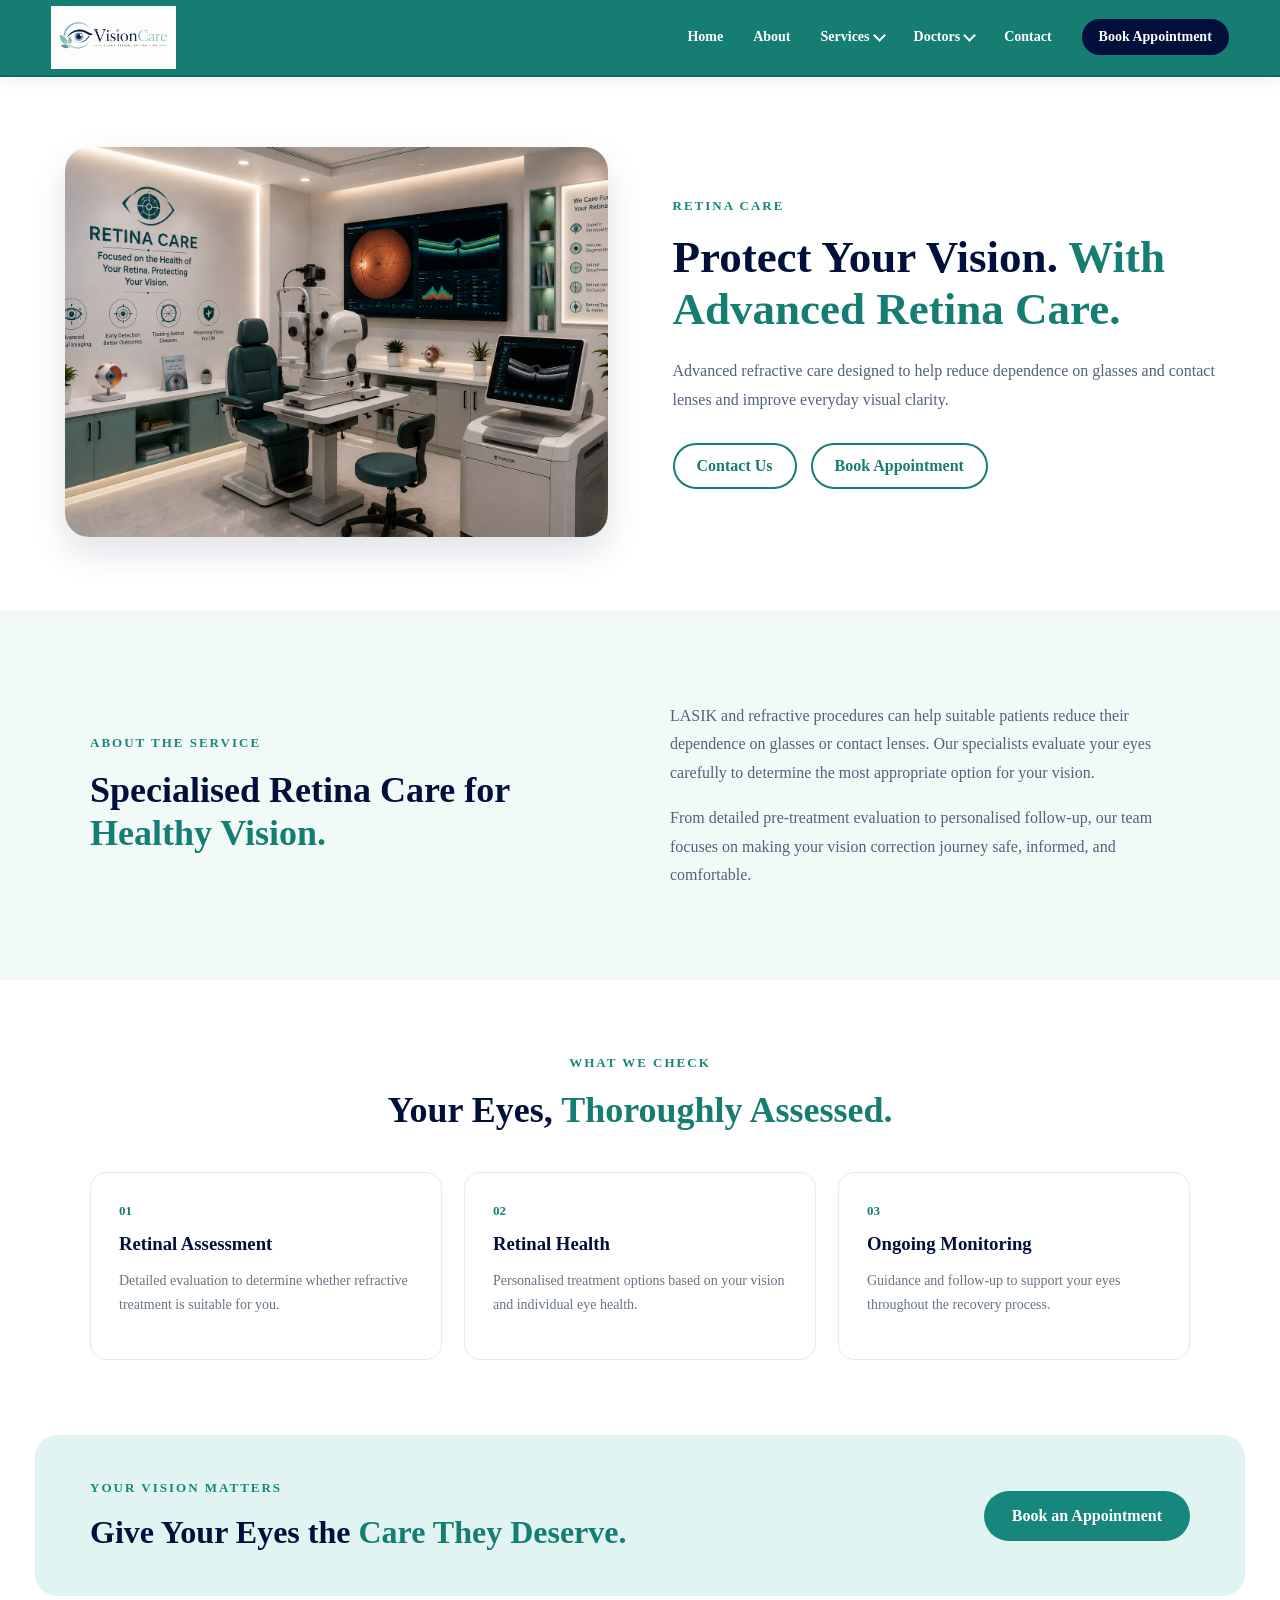
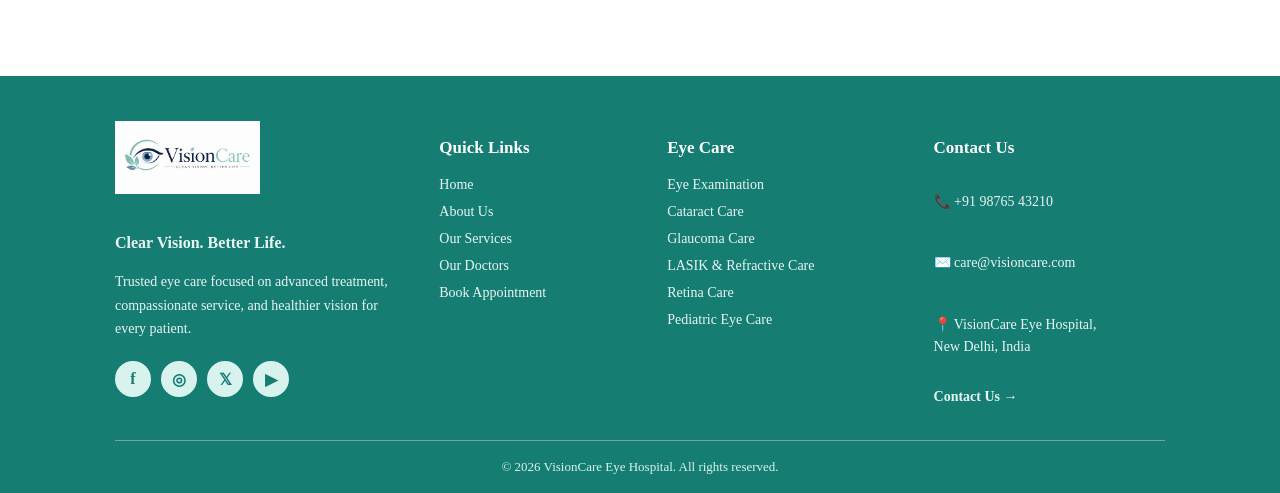
<file: retina-care.html>
<!DOCTYPE html>
<html lang="en">

<head>
    <meta charset="UTF-8">
    <meta name="viewport" content="width=device-width, initial-scale=1.0">

    <title>Retina Care | VisionCare Eye Hospital</title>

    <link rel="stylesheet" href="assets/css/style.css">
</head>

<body>

    <!-- Navbar -->
    <nav class="navbar">
        <div class="nav-container">

            <a href="index.html" class="nav-logo">
                <img src="assets/images/general/visioncare-logo.png"
                     alt="VisionCare Eye Hospital">
            </a>

            <div class="nav-links">

                <a href="index.html">Home</a>
                <a href="about.html">About</a>

                <div class="nav-dropdown">
                    <a href="services.html">
                        Services <span class="chevron"></span>
                    </a>

                    <div class="dropdown-menu">
                        <a href="eye-examination.html">Eye Examination</a>
                        <a href="cataract.html">Cataract Care</a>
                        <a href="glaucoma.html">Glaucoma Care</a>
                        <a href="lasik-care.html">Retina Care</a>
                        <a href="retina-care.html">Retina Care</a>
                        <a href="pediatric-eye-care.html">Pediatric Eye Care</a>
                    </div>
                </div>

                <div class="nav-dropdown">
                    <a href="doctors.html">
                        Doctors <span class="chevron"></span>
                    </a>

                    <div class="dropdown-menu">
                    <a href="doctors.html">Our Specialists</a>
                    <a href="arjun-mehta.html">Dr. Arjun Mehta</a>
                    <a href="ananya-rao.html">Dr. Ananya Rao</a>
                    <a href="rohan-kapoor.html">Dr. Rohan Kapoor</a>
                    <a href="meera-sharma.html">Dr. Meera Sharma</a>
                </div>
                </div>

                <a href="#" class="contact-trigger">Contact</a>

                <a href="appointment.html" class="nav-btn">
                    Book Appointment
                </a>

            </div>

        </div>
    </nav>


    <!-- Contact Popup -->
    <div class="contact-modal" id="contactModal">

        <div class="contact-modal-box">

            <button class="contact-close" id="contactClose">
                &times;
            </button>

            <div class="contact-modal-header">

                <span class="section-label">
                    GET IN TOUCH
                </span>

                <h2>
                    Leave Us a
                    <span>Message.</span>
                </h2>

                <p>
                    Have a question or need help? Leave us a message
                    and our team will get back to you shortly.
                </p>

            </div>

            <form class="contact-form">

                <div class="contact-form-row">

                    <div class="contact-field">
                        <label for="contactName">
                            Your Name
                        </label>

                        <input
                            type="text"
                            id="contactName"
                            placeholder="Enter your name"
                            required
                        >
                    </div>

                    <div class="contact-field">
                        <label for="contactEmail">
                            Email Address
                        </label>

                        <input
                            type="email"
                            id="contactEmail"
                            placeholder="Enter your email"
                            required
                        >
                    </div>

                </div>

                <div class="contact-field">

                    <label for="contactMessage">
                        Your Message
                    </label>

                    <textarea
                        id="contactMessage"
                        rows="4"
                        placeholder="How can we help you?"
                        required
                    ></textarea>

                </div>

                <button type="submit" class="contact-submit">
                    Send Message
                </button>

            </form>

        </div>

    </div>


    <!-- Service Hero -->
    <section class="service-detail-hero">

        <div class="service-detail-image">

            <img
                src="assets/images/services/retina-care.png"
                alt="VisionCare Retina Care"
            >

        </div>


        <div class="service-detail-content">

            <span class="section-label">
                RETINA CARE
            </span>

            <h1>
                Protect Your Vision.
                <span>With Advanced Retina Care.</span>
            </h1>

            <p>
                Advanced refractive care designed to help reduce dependence
                on glasses and contact lenses and improve everyday visual clarity.
            </p>


            <div class="service-detail-buttons">

                <a href="#" class="contact-trigger secondary-btn">
                    Contact Us
                </a>

                <a
                    href="appointment.html?service=retina"
                    class="secondary-btn"
                >
                    Book Appointment
                </a>

            </div>

        </div>

    </section>


    <!-- Information -->
    <section class="service-information">

        <div class="service-info-heading">

            <span class="section-label">
                ABOUT THE SERVICE
            </span>

            <h2>
                Specialised Retina Care for
                <span>Healthy Vision.</span>
            </h2>

        </div>


        <div class="service-info-content">

            <p>
                LASIK and refractive procedures can help suitable patients
                reduce their dependence on glasses or contact lenses.
                Our specialists evaluate your eyes carefully to determine
                the most appropriate option for your vision.
            </p>

            <p>
                From detailed pre-treatment evaluation to personalised
                follow-up, our team focuses on making your vision correction
                journey safe, informed, and comfortable.
            </p>

        </div>

    </section>


    <!-- What We Check -->
    <section class="service-checks">

        <span class="section-label">
            WHAT WE CHECK
        </span>

        <h2>
            Your Eyes,
            <span>Thoroughly Assessed.</span>
        </h2>


        <div class="service-check-grid">

            <div class="service-check-card">

                <span>01</span>

                <h3>
                    Retinal Assessment
                </h3>

                <p>
                    Detailed evaluation to determine whether refractive
                    treatment is suitable for you.
                </p>

            </div>


            <div class="service-check-card">

                <span>02</span>

                <h3>
                    Retinal Health
                </h3>

                <p>
                    Personalised treatment options based on your vision
                    and individual eye health.
                </p>

            </div>


            <div class="service-check-card">

                <span>03</span>

                <h3>
                    Ongoing Monitoring
                </h3>

                <p>
                    Guidance and follow-up to support your eyes throughout
                    the recovery process.
                </p>

            </div>

        </div>

    </section>


    <!-- CTA -->
    <section class="service-detail-cta">

        <div>

            <span class="section-label">
                YOUR VISION MATTERS
            </span>

            <h2>
                Give Your Eyes the
                <span>Care They Deserve.</span>
            </h2>

        </div>


        <a
            href="appointment.html?service=retina"
            class="primary-btn"
        >
            Book an Appointment
        </a>

    </section>


    <!-- Footer -->
    <footer class="site-footer">

        <div class="footer-container">

            <!-- Brand -->
            <div class="footer-brand">

                <img
                    src="assets/images/general/visioncare-logo.png"
                    alt="VisionCare Eye Hospital"
                >

                <p class="footer-tagline">
                    Clear Vision. Better Life.
                </p>

                <p>
                    Trusted eye care focused on advanced treatment,
                    compassionate service, and healthier vision for every patient.
                </p>

                <div class="social-links">

                    <a href="#" aria-label="Facebook">f</a>
                    <a href="#" aria-label="Instagram">◎</a>
                    <a href="#" aria-label="Twitter">𝕏</a>
                    <a href="#" aria-label="YouTube">▶</a>

                </div>

            </div>


            <!-- Quick Links -->
            <div class="footer-column">

                <h3>
                    Quick Links
                </h3>

                <a href="index.html">Home</a>
                <a href="about.html">About Us</a>
                <a href="services.html">Our Services</a>
                <a href="doctors.html">Our Doctors</a>
                <a href="appointment.html">Book Appointment</a>

            </div>


            <div class="footer-column">
            <h3>Eye Care</h3>

            <a href="eye-examination.html">Eye Examination</a>
            <a href="cataract-care.html">Cataract Care</a>
            <a href="glaucoma-care.html">Glaucoma Care</a>
            <a href="lasik-care.html">LASIK & Refractive Care</a>
            <a href="retina-care.html">Retina Care</a>
            <a href="pediatric-eye-care.html">Pediatric Eye Care</a>
        </div>


            <!-- Contact -->
            <div class="footer-column footer-contact">

                <h3>
                    Contact Us
                </h3>

                <p>
                    📞 +91 98765 43210
                </p>

                <p>
                    ✉️ care@visioncare.com
                </p>

                <p>
                    📍 VisionCare Eye Hospital,<br>
                    New Delhi, India
                </p>

                <a href="#" class="footer-map contact-trigger">
                    Contact Us →
                </a>

            </div>

        </div>


        <!-- Bottom -->
        <div class="footer-bottom">

            <p>
                © 2026 VisionCare Eye Hospital. All rights reserved.
            </p>

        </div>

    </footer>


    <script src="assets/js/script.js"></script>

</body>
</html>
</file>
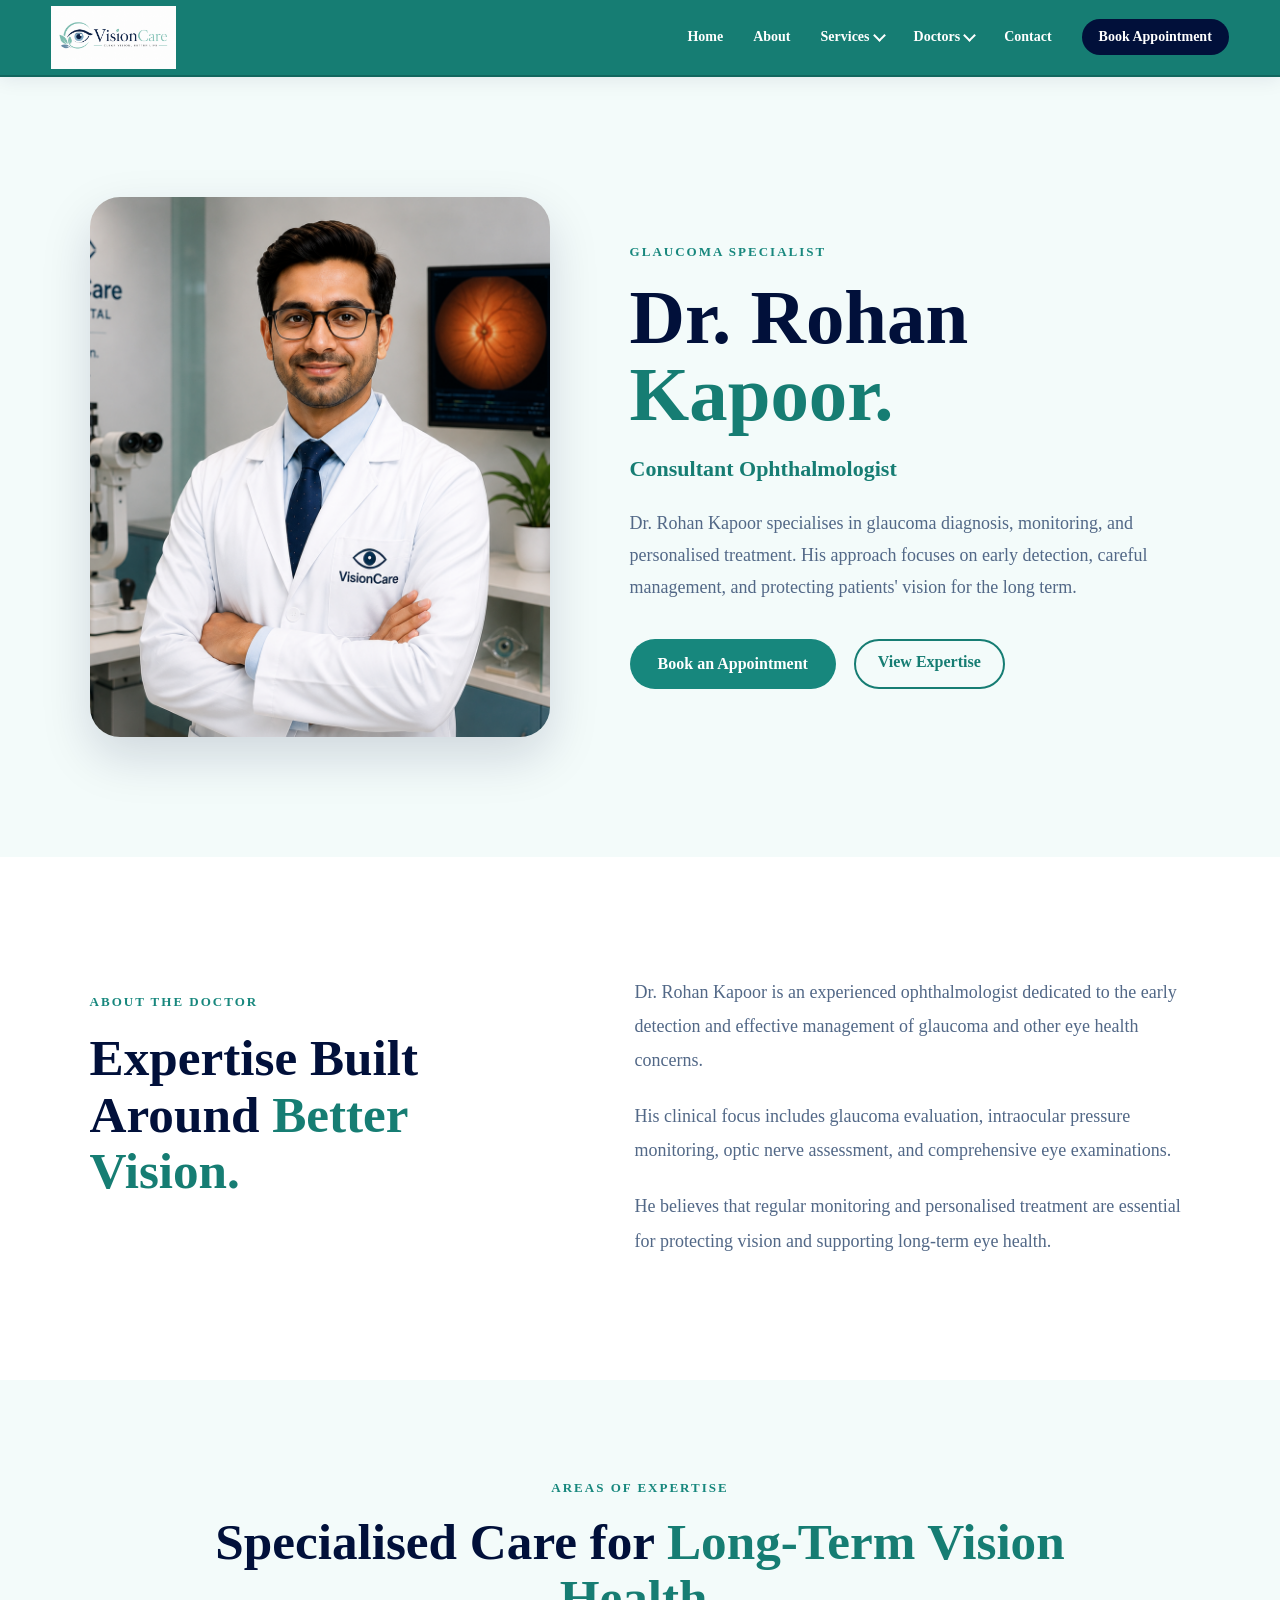
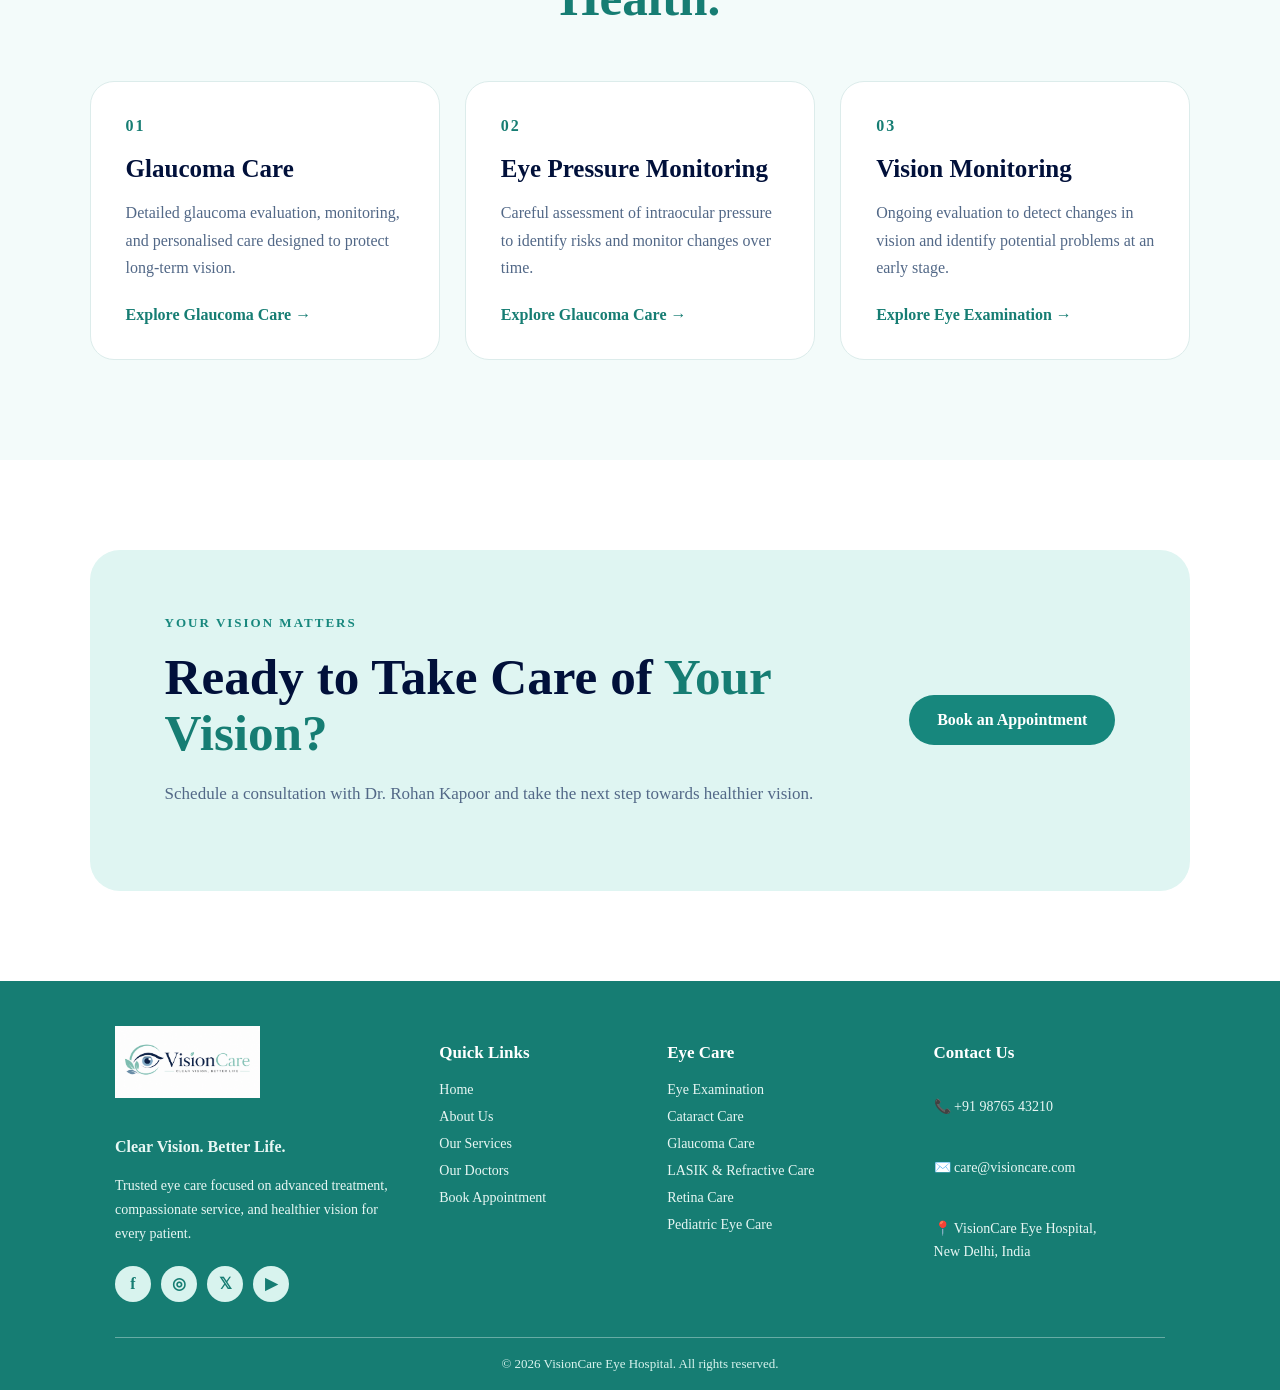
<file: rohan-kapoor.html>
<!DOCTYPE html>
<html lang="en">

<head>
    <meta charset="UTF-8">
    <meta name="viewport" content="width=device-width, initial-scale=1.0">

    <title>Dr. Rohan Kapoor | VisionCare Eye Hospital</title>

    <link rel="stylesheet" href="assets/css/style.css">
</head>

<body>

    <!-- ================= NAVBAR ================= -->

    <nav class="navbar">

        <div class="nav-container">

            <a href="index.html" class="nav-logo">
                <img
                    src="assets/images/general/visioncare-logo.png"
                    alt="VisionCare Eye Hospital"
                >
            </a>

            <div class="nav-links">

                <a href="index.html">Home</a>

                <a href="about.html">About</a>


                <!-- Services Dropdown -->

                <div class="nav-dropdown">

                    <a href="services.html">
                        Services
                        <span class="chevron"></span>
                    </a>

                    <div class="dropdown-menu">

                        <a href="eye-examination.html">
                            Eye Examination
                        </a>

                        <a href="cataract-care.html">
                            Cataract Care
                        </a>

                        <a href="glaucoma-care.html">
                            Glaucoma Care
                        </a>

                        <a href="lasik-care.html">
                            LASIK & Refractive Care
                        </a>

                        <a href="retina-care.html">
                            Retina Care
                        </a>

                        <a href="pediatric-eye-care.html">
                            Pediatric Eye Care
                        </a>

                    </div>

                </div>


                <!-- Doctors Dropdown -->

                               <div class="nav-dropdown">

                    <a href="doctors.html">
                        Doctors
                        <span class="chevron"></span>
                    </a>

                    <div class="dropdown-menu">

                        <a href="doctors.html">
                            Our Specialists
                        </a>

                        <a href="arjun-mehta.html">
                            Dr. Arjun Mehta
                        </a>

                        <a href="ananya-rao.html">
                            Dr. Ananya Rao
                        </a>

                        <a href="rohan-kapoor.html">
                            Dr. Rohan Kapoor
                        </a>

                        <a href="meera-sharma.html">
                            Dr. Meera Sharma
                        </a>

                    </div>

                </div>


                <a href="#" class="contact-trigger">
                    Contact
                </a>

                <a href="appointment.html" class="nav-btn">
                    Book Appointment
                </a>

            </div>

        </div>

    </nav>


    <!-- ================= CONTACT POPUP ================= -->

    <div class="contact-modal" id="contactModal">

        <div class="contact-modal-box">

            <button
                class="contact-close"
                id="contactClose"
            >
                &times;
            </button>

            <div class="contact-modal-header">

                <span class="section-label">
                    GET IN TOUCH
                </span>

                <h2>
                    Leave Us a
                    <span>Message.</span>
                </h2>

                <p>
                    Have a question or need help? Leave us a message
                    and our team will get back to you shortly.
                </p>

            </div>


            <form class="contact-form">

                <div class="contact-form-row">

                    <div class="contact-field">

                        <label for="contactName">
                            Your Name
                        </label>

                        <input
                            type="text"
                            id="contactName"
                            placeholder="Enter your name"
                            required
                        >

                    </div>


                    <div class="contact-field">

                        <label for="contactEmail">
                            Email Address
                        </label>

                        <input
                            type="email"
                            id="contactEmail"
                            placeholder="Enter your email"
                            required
                        >

                    </div>

                </div>


                <div class="contact-field">

                    <label for="contactMessage">
                        Your Message
                    </label>

                    <textarea
                        id="contactMessage"
                        rows="4"
                        placeholder="How can we help you?"
                        required
                    ></textarea>

                </div>


                <button
                    type="submit"
                    class="contact-submit"
                >
                    Send Message
                </button>

            </form>

        </div>

    </div>


    <!-- ================= DOCTOR HERO ================= -->

    <section class="doctor-profile-hero">

        <div class="doctor-profile-image">

            <img
                src="assets/images/doctors/dr-rohan-kapoor.png"
                alt="Dr. Rohan Kapoor"
            >

        </div>


        <div class="doctor-profile-content">

            <span class="section-label">
                GLAUCOMA SPECIALIST
            </span>

            <h1>
                Dr. Rohan
                <span>Kapoor.</span>
            </h1>

            <h3>
                Consultant Ophthalmologist
            </h3>

            <p>
                Dr. Rohan Kapoor specialises in glaucoma diagnosis,
                monitoring, and personalised treatment. His approach
                focuses on early detection, careful management, and
                protecting patients' vision for the long term.
            </p>


            <div class="doctor-profile-buttons">

                <a
                    href="appointment.html?doctor=rohan&service=glaucoma"
                    class="primary-btn"
                >
                    Book an Appointment
                </a>

                <a
                    href="#doctor-expertise"
                    class="secondary-btn"
                >
                    View Expertise
                </a>

            </div>

        </div>

    </section>


    <!-- ================= ABOUT DOCTOR ================= -->

    <section class="doctor-about">

        <div class="doctor-about-heading">

            <span class="section-label">
                ABOUT THE DOCTOR
            </span>

            <h2>
                Expertise Built Around
                <span>Better Vision.</span>
            </h2>

        </div>


        <div class="doctor-about-content">

            <p>
                Dr. Rohan Kapoor is an experienced ophthalmologist
                dedicated to the early detection and effective
                management of glaucoma and other eye health concerns.
            </p>

            <p>
                His clinical focus includes glaucoma evaluation,
                intraocular pressure monitoring, optic nerve assessment,
                and comprehensive eye examinations.
            </p>

            <p>
                He believes that regular monitoring and personalised
                treatment are essential for protecting vision and
                supporting long-term eye health.
            </p>

        </div>

    </section>


    <!-- ================= EXPERTISE ================= -->

    <section
        class="doctor-expertise"
        id="doctor-expertise"
    >

        <span class="section-label">
            AREAS OF EXPERTISE
        </span>

        <h2>
            Specialised Care for
            <span>Long-Term Vision Health.</span>
        </h2>


        <div class="doctor-expertise-grid">


            <!-- Expertise 01 -->

            <div class="doctor-expertise-card">

                <span>01</span>

                <h3>
                    Glaucoma Care
                </h3>

                <p>
                    Detailed glaucoma evaluation, monitoring,
                    and personalised care designed to protect
                    long-term vision.
                </p>

                <a href="glaucoma-care.html">
                    Explore Glaucoma Care →
                </a>

            </div>


            <!-- Expertise 02 -->

            <div class="doctor-expertise-card">

                <span>02</span>

                <h3>
                    Eye Pressure Monitoring
                </h3>

                <p>
                    Careful assessment of intraocular pressure
                    to identify risks and monitor changes
                    over time.
                </p>

                <a href="glaucoma-care.html">
                    Explore Glaucoma Care →
                </a>

            </div>


            <!-- Expertise 03 -->

            <div class="doctor-expertise-card">

                <span>03</span>

                <h3>
                    Vision Monitoring
                </h3>

                <p>
                    Ongoing evaluation to detect changes in
                    vision and identify potential problems
                    at an early stage.
                </p>

                <a href="eye-examination.html">
                    Explore Eye Examination →
                </a>

            </div>

        </div>

    </section>


    <!-- ================= CTA ================= -->

    <section class="doctor-profile-cta">

        <div>

            <span class="section-label">
                YOUR VISION MATTERS
            </span>

            <h2>
                Ready to Take Care of
                <span>Your Vision?</span>
            </h2>

            <p>
                Schedule a consultation with Dr. Rohan Kapoor
                and take the next step towards healthier vision.
            </p>

        </div>


        <a
            href="appointment.html?doctor=rohan&service=glaucoma"
            class="primary-btn"
        >
            Book an Appointment
        </a>

    </section>


    <!-- ================= FOOTER ================= -->

    <footer class="site-footer">

        <div class="footer-container">


            <!-- Brand -->

            <div class="footer-brand">

                <img
                    src="assets/images/general/visioncare-logo.png"
                    alt="VisionCare Eye Hospital"
                >

                <p class="footer-tagline">
                    Clear Vision. Better Life.
                </p>

                <p>
                    Trusted eye care focused on advanced treatment,
                    compassionate service, and healthier vision
                    for every patient.
                </p>

                <div class="social-links">

                    <a href="#">f</a>
                    <a href="#">◎</a>
                    <a href="#">𝕏</a>
                    <a href="#">▶</a>

                </div>

            </div>


            <!-- Quick Links -->

            <div class="footer-column">

                <h3>
                    Quick Links
                </h3>

                <a href="index.html">
                    Home
                </a>

                <a href="about.html">
                    About Us
                </a>

                <a href="services.html">
                    Our Services
                </a>

                <a href="doctors.html">
                    Our Doctors
                </a>

                <a href="appointment.html">
                    Book Appointment
                </a>

            </div>


            <div class="footer-column">

                <h3>Eye Care</h3>

                <a href="eye-examination.html">
                    Eye Examination
                </a>

                <a href="cataract-care.html">
                    Cataract Care
                </a>

                <a href="glaucoma-care.html">
                    Glaucoma Care
                </a>

                <a href="lasik-care.html">
                    LASIK & Refractive Care
                </a>

                <a href="retina-care.html">
                    Retina Care
                </a>

                <a href="pediatric-eye-care.html">
                    Pediatric Eye Care
                </a>

            </div>


            <!-- Contact -->

            <div class="footer-column footer-contact">

                <h3>
                    Contact Us
                </h3>

                <p>
                    📞 +91 98765 43210
                </p>

                <p>
                    ✉️ care@visioncare.com
                </p>

                <p>
                    📍 VisionCare Eye Hospital,
                    <br>
                    New Delhi, India
                </p>

            </div>

        </div>


        <!-- Footer Bottom -->

        <div class="footer-bottom">

            <p>
                © 2026 VisionCare Eye Hospital.
                All rights reserved.
            </p>

        </div>

    </footer>


    <script src="assets/js/script.js"></script>

</body>

</html>
</file>
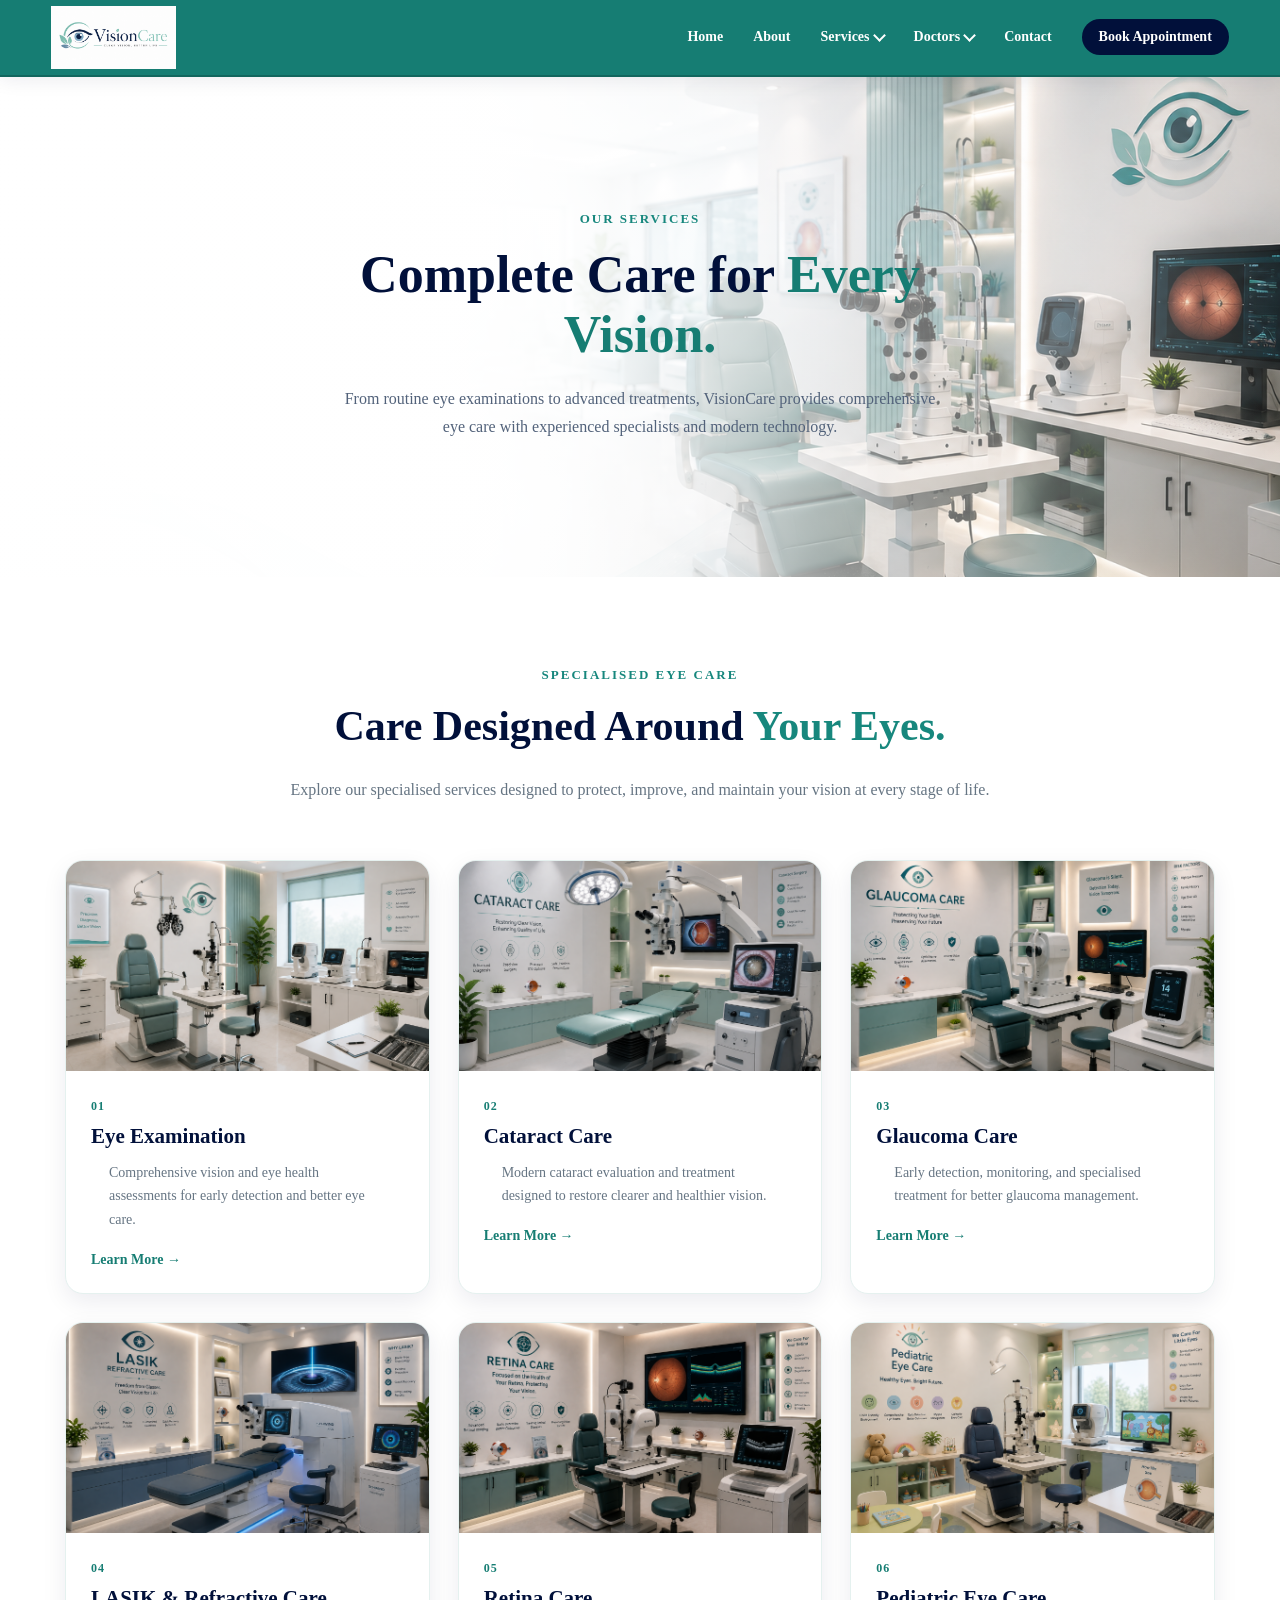
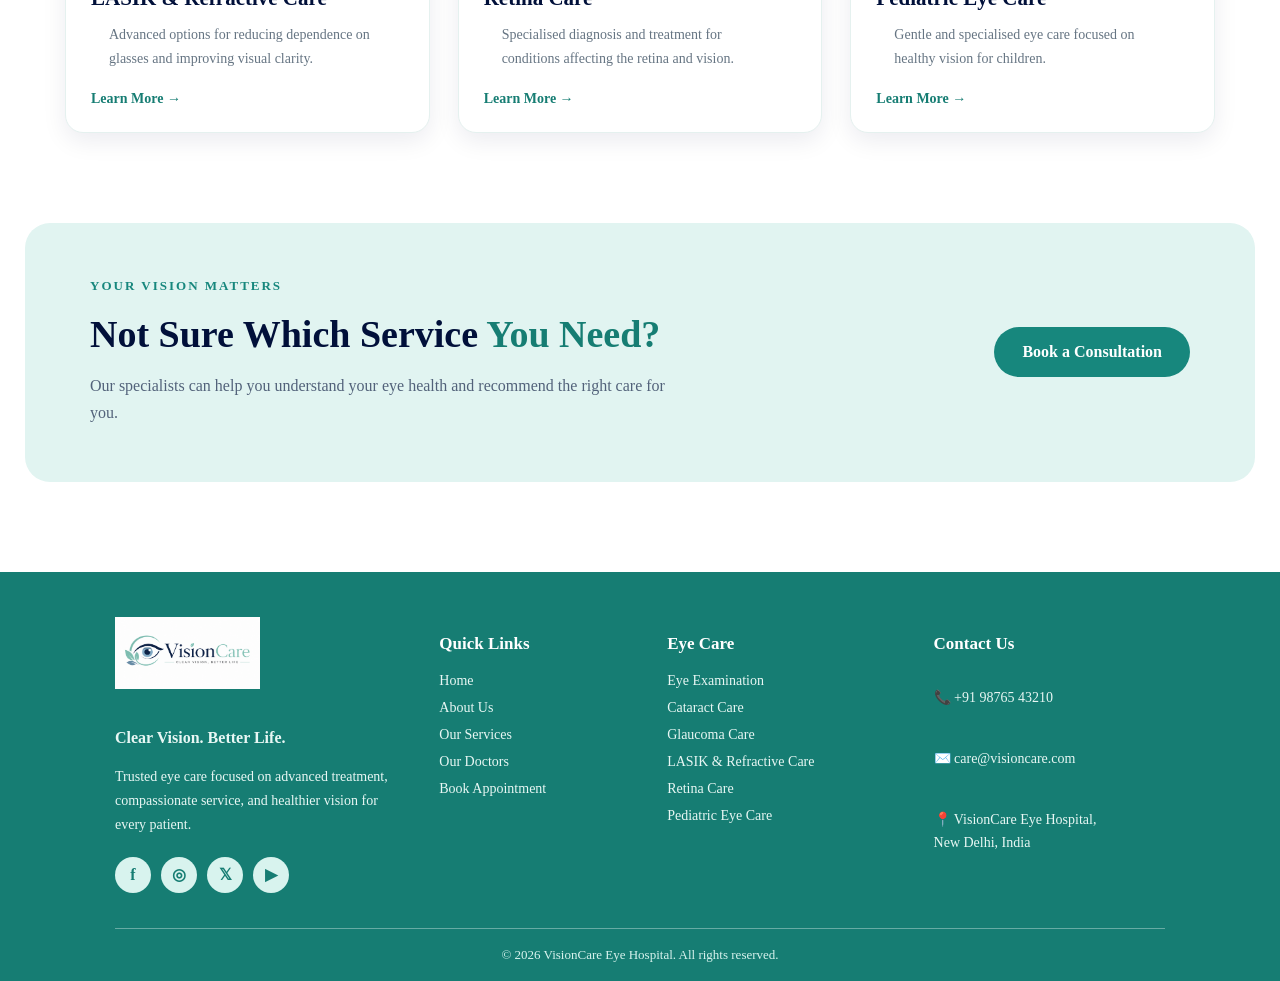
<file: services.html>
<!DOCTYPE html>
<html lang="en">
<head>
    <meta charset="UTF-8">
    <meta name="viewport" content="width=device-width, initial-scale=1.0">

    <title>Our Services | VisionCare Eye Hospital</title>

    <link rel="stylesheet" href="assets/css/style.css">
</head>

<body>

    <nav class="navbar">
    <div class="nav-container">

        <a href="index.html" class="nav-logo">
            <img src="assets/images/general/visioncare-logo.png" alt="VisionCare Eye Hospital">
        </a>

        <div class="nav-links">

            <a href="index.html">Home</a>

            <a href="about.html">About</a>

            <div class="nav-dropdown">
                <a href="services.html">Services <span class="chevron"></span></a>

                <div class="dropdown-menu">
                    <a href="eye-examination.html">Eye Examination</a>
                    <a href="cataract-care.html">Cataract Care</a>
                    <a href="glaucoma-care.html">Glaucoma Care</a>
                    <a href="lasik-care.html">LASIK & Refractive Care</a>
                    <a href="retina-care.html">Retina Care</a>
                    <a href="pediatric-eye-care.html">Pediatric Eye Care</a>
                </div>
            </div>

            <div class="nav-dropdown">
                <a href="doctors.html">Doctors <span class="chevron"></span></a>

                <div class="dropdown-menu">
                    <a href="doctors.html">Our Specialists</a>
                    <a href="arjun-mehta.html">Dr. Arjun Mehta</a>
                    <a href="ananya-rao.html">Dr. Ananya Rao</a>
                    <a href="rohan-kapoor.html">Dr. Rohan Kapoor</a>
                    <a href="meera-sharma.html">Dr. Meera Sharma</a>
                </div>
            </div>

            <a href="#" class="contact-trigger">Contact</a>

            <a href="appointment.html" class="nav-btn">
                Book Appointment
            </a>

        </div>

    </div>
</nav>
<!-- Contact Popup -->
<div class="contact-modal" id="contactModal">

    <div class="contact-modal-box">

        <button class="contact-close" id="contactClose">
            &times;
        </button>

        <div class="contact-modal-header">
            <span class="section-label">GET IN TOUCH</span>

            <h2>
                Leave Us a
                <span>Message.</span>
            </h2>

            <p>
                Have a question or need help? Leave us a message
                and our team will get back to you shortly.
            </p>
        </div>

        <form class="contact-form">

            <div class="contact-form-row">

                <div class="contact-field">
                    <label for="contactName">Your Name</label>
                    <input
                        type="text"
                        id="contactName"
                        placeholder="Enter your name"
                        required
                    >
                </div>

                <div class="contact-field">
                    <label for="contactEmail">Email Address</label>
                    <input
                        type="email"
                        id="contactEmail"
                        placeholder="Enter your email"
                        required
                    >
                </div>

            </div>

            <div class="contact-field">
                <label for="contactMessage">Your Message</label>

                <textarea
                    id="contactMessage"
                    rows="4"
                    placeholder="How can we help you?"
                    required
                ></textarea>
            </div>

            <button type="submit" class="contact-submit">
                Send Message
            </button>

        </form>

    </div>

</div>

    <!-- Services Hero -->
    <section class="services-hero">

    <img
        src="assets/images/general/service-hero.png"
        alt="VisionCare Eye Care Services"
        class="services-hero-image"
    >

    <div class="services-hero-overlay"></div>

    <div class="services-hero-content">

        <span class="section-label">OUR SERVICES</span>

        <h1>
            Complete Care for
            <span>Every Vision.</span>
        </h1>

        <p>
            From routine eye examinations to advanced treatments,
            VisionCare provides comprehensive eye care with
            experienced specialists and modern technology.
        </p>

    </div>

</section>


    <!-- Services Grid -->
    <section class="services-section">

        <div class="section-heading">

            <span class="section-label">SPECIALISED EYE CARE</span>

            <h2>
                Care Designed Around
                <span>Your Eyes.</span>
            </h2>

            <p>
                Explore our specialised services designed to protect,
                improve, and maintain your vision at every stage of life.
            </p>

        </div>


        <div class="services-grid">


            <!-- Eye Examination -->
            <article class="service-card">

                <img
                    src="assets/images/services/eye-examination-room.png"
                    alt="Eye Examination"
                >

                <div class="service-card-content">

                    <span class="service-number">01</span>

                    <h3>Eye Examination</h3>

                    <p>
                        Comprehensive vision and eye health assessments
                        for early detection and better eye care.
                    </p>

                    <a href="eye-examination.html">Learn More →</a>

                </div>

            </article>


            <!-- Cataract Care -->
            <article class="service-card">

                <img
                    src="assets/images/services/cataract-care.png"
                    alt="Cataract Care"
                >

                <div class="service-card-content">

                    <span class="service-number">02</span>

                    <h3>Cataract Care</h3>

                    <p>
                        Modern cataract evaluation and treatment designed
                        to restore clearer and healthier vision.
                    </p>

                    <a href="cataract-care.html">
                        Learn More →
                    </a>

                </div>

            </article>


            <!-- Glaucoma Care -->
            <article class="service-card">

                <img
                    src="assets/images/services/glaucoma-care.png"
                    alt="Glaucoma Care"
                >

                <div class="service-card-content">

                    <span class="service-number">03</span>

                    <h3>Glaucoma Care</h3>

                    <p>
                        Early detection, monitoring, and specialised
                        treatment for better glaucoma management.
                    </p>

                    <a href="glaucoma-care.html">
                        Learn More →
                    </a>

                </div>

            </article>


            <!-- LASIK -->
            <article class="service-card">

                <img
                    src="assets/images/services/lasik-care.png"
                    alt="LASIK and Refractive Care"
                >

                <div class="service-card-content">

                    <span class="service-number">04</span>

                    <h3>LASIK &amp; Refractive Care</h3>

                    <p>
                        Advanced options for reducing dependence
                        on glasses and improving visual clarity.
                    </p>

                    <a href="lasik-care.html">
                        Learn More →
                    </a>

                </div>

            </article>


            <!-- Retina Care -->
            <article class="service-card">

                <img
                    src="assets/images/services/retina-care.png"
                    alt="Retina Care"
                >

                <div class="service-card-content">

                    <span class="service-number">05</span>

                    <h3>Retina Care</h3>

                    <p>
                        Specialised diagnosis and treatment for
                        conditions affecting the retina and vision.
                    </p>

                    <a href="retina-care.html">
                        Learn More →
                    </a>

                </div>

            </article>


            <!-- Pediatric Eye Care -->
            <article class="service-card">

                <img
                    src="assets/images/services/pediatric-eye-care.png"
                    alt="Pediatric Eye Care"
                >

                <div class="service-card-content">

                    <span class="service-number">06</span>

                    <h3>Pediatric Eye Care</h3>

                    <p>
                        Gentle and specialised eye care focused on
                        healthy vision for children.
                    </p>

                    <a href="pediatric-eye-care.html">
                        Learn More →
                    </a>

                </div>

            </article>

        </div>

    </section>


    <!-- CTA -->
    <section class="services-cta">

        <div>

            <span class="section-label">YOUR VISION MATTERS</span>

            <h2>
                Not Sure Which Service
                <span>You Need?</span>
            </h2>

            <p>
                Our specialists can help you understand your eye health
                and recommend the right care for you.
            </p>

        </div>

        <a href="appointment.html" class="primary-btn">
            Book a Consultation
        </a>

    </section>

    <!-- Footer -->
    <link rel="stylesheet" href="assets/css/style.css">
<footer class="site-footer">

    <div class="footer-container">

        <!-- Brand -->
        <div class="footer-brand">
            <img src="assets/images/general/visioncare-logo.png"
                 alt="VisionCare Eye Hospital">

            <p class="footer-tagline">
                Clear Vision. Better Life.
            </p>

            <p>
                Trusted eye care focused on advanced treatment,
                compassionate service, and healthier vision for every patient.
            </p>

            <div class="social-links">
                <a href="#" aria-label="Facebook">f</a>
                <a href="#" aria-label="Instagram">◎</a>
                <a href="#" aria-label="Twitter">𝕏</a>
                <a href="#" aria-label="YouTube">▶</a>
            </div>
        </div>


        <!-- Quick Links -->
        <div class="footer-column">
            <h3>Quick Links</h3>

            <a href="index.html">Home</a>
            <a href="about.html">About Us</a>
            <a href="services.html">Our Services</a>
            <a href="doctors.html">Our Doctors</a>
            <a href="appointment.html">Book Appointment</a>
        </div>


        <!-- Eye Care -->
        <div class="footer-column">
            <h3>Eye Care</h3>

            <a href="eye-examination.html">Eye Examination</a>
            <a href="cataract-care.html">Cataract Care</a>
            <a href="glaucoma-care.html">Glaucoma Care</a>
            <a href="lasik-care.html">LASIK & Refractive Care</a>
            <a href="retina-care.html">Retina Care</a>
            <a href="pediatric-eye-care.html">Pediatric Eye Care</a>
        </div>


        <!-- Contact -->
        <div class="footer-column footer-contact">
            <h3>Contact Us</h3>

            <p>📞 +91 98765 43210</p>
            <p>✉️ care@visioncare.com</p>
            <p>📍 VisionCare Eye Hospital,<br>
               New Delhi, India</p>

            
        </div>

    </div>


    <!-- Bottom -->
    <div class="footer-bottom">
    <p>© 2026 VisionCare Eye Hospital. All rights reserved.</p>
</div>


    <script src="assets/js/script.js"></script>

</body>
</html>
</file>
<file: assets/css/style.css>
html,
body {
    margin: 0;
    padding: 0;
}
/* =========================
   VisionCare Navbar
========================= */

.navbar {
    width: 100%;
    box-sizing: border-box;
    background: #167d73;
    padding: 6px 4%;
    position: sticky;
    top: 0;
    z-index: 1000;
    box-shadow: 0 3px 18px rgba(1, 16, 58, 0.08);
    border-bottom: 2px solid #12665e;
}

.nav-container {
    max-width: 1200px;
    margin: auto;
    display: flex;
    align-items: center;
    justify-content: space-between;
}

.nav-logo img {
    width: 125px;
    height: auto;
    display: block;
}

.nav-links {
    display: flex;
    align-items: center;
    gap: 24px;
}

.nav-links a {
    text-decoration: none;
    color: #ffffff;
    font-size: 14px;
    font-weight: 600;
    transition: 0.3s ease;
}

.nav-links > a:hover,
.nav-dropdown > a:hover {
    color: #d8f3ee;
}

/* Dropdown */

.nav-dropdown {
    position: relative;
}

.nav-dropdown > a {
    display: flex;
    align-items: center;
    gap: 5px;
}

.nav-dropdown span {
    font-size: 16px;
}

.dropdown-menu {
    position: absolute;
    top: 38px;
    left: 50%;
    transform: translateX(-50%);
    width: 230px;
    background: #ffffff;
    padding: 8px 0;
    border-radius: 10px;
    box-shadow: 0 8px 25px rgba(1, 16, 58, 0.15);
    border-top: 3px solid #20a89a;

    opacity: 0;
    visibility: hidden;
    transition: 0.25s ease;
}

.nav-dropdown:hover .dropdown-menu {
    opacity: 1;
    visibility: visible;
}

.dropdown-menu a {
    display: block;
    padding: 10px 18px;
    font-size: 13px;
    font-weight: 500;
    color: #01103a !important;
}

.dropdown-menu a:hover {
    background: #effaf8;
    color: #167d73 !important;
}

.nav-dropdown:hover .dropdown-menu {
    opacity: 1;
    visibility: visible;
}

.dropdown-menu a {
    display: block;
    padding: 10px 18px;
    font-size: 13px;
    font-weight: 500;
}

.dropdown-menu a:hover {
    background: #effaf8;
    color: #20a89a;
}

/* Appointment button */

.nav-links .nav-btn {
    background: #01103a;
    color: #ffffff;
    padding: 10px 17px;
    border-radius: 22px;
}

.nav-links .nav-btn:hover {
    background: #20a89a;
    color: #ffffff;
}
.chevron {
    width: 7px;
    height: 7px;
    border-right: 2px solid #ffffff;
    border-bottom: 2px solid #ffffff;
    transform: rotate(45deg);
    margin-top: -4px;
    transition: 0.3s ease;
}

.nav-dropdown:hover .chevron {
    transform: rotate(225deg);
    margin-top: 3px;
}
/* =========================
   VisionCare Footer
========================= */

.footer-container {
    max-width: 1050px;
    width: 100%;
    margin: auto auto 0;
    display: grid;
    grid-template-columns: 1.5fr 1fr 1.2fr 1.2fr;
    gap: 35px;
    padding-bottom: 35px;
}

.footer-container {
    max-width: 1050px;
    width: 100%;
    margin: auto auto 0;
    display: grid;
    grid-template-columns: 1.5fr 1fr 1.2fr 1.2fr;
    gap: 35px;
    padding-bottom: 35px;
}

.footer-brand img {
    width: 145px;
    margin-bottom: 15px;
}

.footer-brand p {
    max-width: 310px;
    line-height: 1.7;
    color: #e8f7f4;
    font-size: 14px;
}

.footer-tagline {
    color: #d8f3ee !important;
    font-weight: 700;
    font-size: 16px !important;
    margin-bottom: 8px;
}

.footer-column {
    display: flex;
    flex-direction: column;
    gap: 11px;
}

.footer-column h3 {
    color: #ffffff;
}

.footer-column a {
    color: #e8f7f4;
    text-decoration: none;
    font-size: 14px;
    transition: 0.3s ease;
}

.footer-column a:hover {
    color: #167d73;
    padding-left: 4px;
}

.footer-contact p {
    color: #e8f7f4;
    font-size: 14px;
    line-height: 1.6;
}

.footer-map {
    color: #167d73 !important;
    font-weight: 600;
    margin-top: 5px;
}

.social-links {
    display: flex;
    gap: 10px;
    margin-top: 20px;
}

.social-links a {
    width: 36px;
    height: 36px;
    border-radius: 50%;
    background: #d8f3ee;
    color: #167d73;
    display: flex;
    align-items: center;
    justify-content: center;
    text-decoration: none;
    font-weight: 700;
    transition: 0.3s ease;
}

.social-links a:hover {
    background: #167d73;
    color: #ffffff;
}

.footer-bottom {
    width: 100%;
    max-width: 1050px;
    margin: 0 auto;
    border-top: 1px solid rgba(255, 255, 255, 0.35);
    padding: 18px 0;
    display: flex;
    justify-content: center;
    align-items: center;
    color: #d8f3ee;
    font-size: 13px;
    text-align: center;
}
.footer-bottom p {
    margin: 0;
    color: #d8f3ee;
}
/* =========================
   FINAL VISIONCARE FOOTER
========================= */

.site-footer {
    background: #167d73 !important;
    color: #ffffff !important;
    width: 100%;
    margin: 0 !important;
    padding: 45px 0 0;
}

.footer-container {
    width: 90%;
    max-width: 1050px;
    margin: 0 auto;
    display: grid;
    grid-template-columns: 1.5fr 1fr 1.2fr 1.2fr;
    gap: 35px;
    padding-bottom: 35px;
}

.footer-brand img {
    width: 145px;
    height: auto;
    margin-bottom: 15px;
}

.footer-brand p {
    max-width: 310px;
    color: #e8f7f4 !important;
    line-height: 1.7;
    font-size: 14px;
}

.footer-tagline {
    color: #ffffff !important;
    font-weight: 700;
    font-size: 16px !important;
    margin-bottom: 8px;
}

.footer-column {
    display: flex;
    flex-direction: column;
    gap: 11px;
}

.footer-column h3 {
    color: #ffffff !important;
    font-size: 17px;
    margin-bottom: 8px;
}

.footer-column a {
    color: #e8f7f4 !important;
    text-decoration: none;
    font-size: 14px;
}

.footer-column a:hover {
    color: #ffffff !important;
}

.footer-contact p {
    color: #e8f7f4 !important;
    font-size: 14px;
    line-height: 1.6;
}

.footer-map {
    color: #ffffff !important;
    font-weight: 600;
    text-decoration: none;
}

.social-links {
    display: flex;
    gap: 10px;
    margin-top: 20px;
}

.social-links a {
    width: 36px;
    height: 36px;
    border-radius: 50%;
    background: #d8f3ee;
    color: #167d73 !important;
    display: flex;
    align-items: center;
    justify-content: center;
    text-decoration: none;
}

.footer-bottom {
    width: 90%;
    max-width: 1050px;
    margin: 0 auto;
    padding: 18px 0;
    border-top: 1px solid rgba(255,255,255,0.35);
    text-align: center;
}

.footer-bottom p {
    margin: 0;
    color: #d8f3ee !important;
    font-size: 13px;
}
/* =========================
   HOMEPAGE
========================= */

.hero {
    position: relative;
    min-height: 650px;

    .hero {
    position: relative;
    min-height: 650px;
    overflow: hidden;

    display: flex;
    align-items: center;

    border-radius: 0 0 28px 28px;
    box-shadow: 0 10px 35px rgba(1, 16, 58, 0.12);
}
.hero::before {
    content: "";
    position: absolute;
    inset: -15px;

    background-image: url("../assets/images/general/visioncare-hero.png");
    background-size: cover;
    background-position: center right;
    background-repeat: no-repeat;

    filter: blur(3px);

    z-index: 0;
}

    border-radius: 0 0 28px 28px;
    box-shadow: 0 10px 35px rgba(1, 16, 58, 0.12);

    display: flex;
    align-items: center;
}

.hero-content {
    position: relative;
    z-index: 2;
}
.hero::after {
    content: "";
    position: absolute;
    inset: 0;

    background: linear-gradient(
        to right,
        rgba(255, 255, 255, 0.96) 0%,
        rgba(255, 255, 255, 0.82) 35%,
        rgba(255, 255, 255, 0.25) 65%,
        rgba(255, 255, 255, 0.05) 100%
    );

    z-index: 1;
}

.hero-label,
.section-label {
    color: #167d73;
    font-size: 13px;
    font-weight: 700;
    letter-spacing: 2px;
    margin-bottom: 15px;
}

.hero h1 {
    font-size: 58px;
    line-height: 1.08;
    color: #01103a;
    margin-bottom: 22px;
}

.hero h1 span,
.intro-section h2 span,
.section-heading h2 span,
.why-content h2 span,
.appointment-cta h2 span {
    color: #167d73;
}

.hero-text {
    color: #5c6b78;
    font-size: 17px;
    line-height: 1.7;
    max-width: 500px;
    margin-bottom: 30px;
}

.hero-buttons {
    display: flex;
    gap: 15px;
    align-items: center;
}

.primary-btn,
.secondary-btn,
.view-all-btn {
    display: inline-block;
    text-decoration: none;
    font-weight: 700;
    border-radius: 28px;
    transition: 0.3s ease;
}

.primary-btn {
    background: #167d73;
    color: #ffffff;
    padding: 14px 24px;
}

.primary-btn:hover {
    background: #01103a;
    transform: translateY(-2px);
}

.secondary-btn {
    border: 2px solid #167d73;
    color: #167d73;
    padding: 12px 22px;
}

.secondary-btn:hover {
    background: #d8f3ee;
}


.hero-image img {
    width: 100%;
    height: 470px;
    object-fit: cover;
    border-radius: 25px;
    display: block;
}


/* =========================
   INTRO
========================= */

.intro-section {
    text-align: center;
    max-width: 780px;
    margin: auto;
    padding: 90px 20px;
}

.intro-section h2,
.section-heading h2,
.why-content h2 {
    color: #01103a;
    font-size: 40px;
    line-height: 1.2;
    margin-bottom: 20px;
}

.intro-section > p:last-child,
.section-heading > p:last-child {
    color: #667583;
    line-height: 1.8;
    font-size: 16px;
}


/* =========================
   SERVICES
========================= */

.home-services {
    background: #f5fbfa;
    padding: 85px 7%;
    text-align: center;
}

.section-heading {
    max-width: 700px;
    margin: 0 auto 45px;
}

.service-cards {
    max-width: 1100px;
    margin: auto;
    display: grid;
    grid-template-columns: repeat(4, 1fr);
    gap: 22px;
}

.service-card {
    background: #ffffff;
    border-radius: 18px;
    overflow: hidden;
    text-align: left;
    text-decoration: none;
    color: #01103a;
    box-shadow: 0 8px 25px rgba(1, 16, 58, 0.06);
    transition: 0.3s ease;
}

.service-card:hover {
    transform: translateY(-7px);
    box-shadow: 0 15px 35px rgba(1, 16, 58, 0.12);
}

.service-card img {
    width: 100%;
    height: 170px;
    object-fit: cover;
    display: block;
}

.service-card h3 {
    font-size: 18px;
    margin: 18px 18px 8px;
}

.service-card p {
    color: #6b7b87;
    font-size: 14px;
    line-height: 1.6;
    margin: 0 18px 20px;
}

.view-all-btn {
    margin-top: 35px;
    color: #167d73;
}


/* =========================
   WHY VISIONCARE
========================= */

.why-section {
    max-width: 1100px;
    margin: auto;
    padding: 95px 0;
    display: grid;
    grid-template-columns: 1fr 1fr;
    gap: 70px;
    align-items: center;
}

.why-image img {
    width: 100%;
    height: 420px;
    object-fit: cover;
    border-radius: 25px;
}

.why-content > p:not(.section-label) {
    color: #667583;
    line-height: 1.8;
    margin-bottom: 30px;
}

.why-points {
    display: flex;
    flex-direction: column;
    gap: 15px;
}

.why-points div {
    display: flex;
    align-items: center;
    gap: 18px;
    padding: 15px;
    background: #f5fbfa;
    border-radius: 10px;
}

.why-points strong {
    color: #167d73;
}

.why-points span {
    color: #01103a;
    font-weight: 600;
}


/* =========================
   DOCTORS
========================= */

.doctors-preview {
    background: #ffffff;
    padding: 85px 7%;
    text-align: center;
}

.doctor-mini-cards {
    max-width: 1100px;
    margin: auto;
    display: grid;
    grid-template-columns: repeat(4, 1fr);
    gap: 22px;
}

.doctor-mini-card {
    background: #f5fbfa;
    border-radius: 18px;
    overflow: hidden;
    padding-bottom: 22px;
}

.doctor-mini-card img {
    width: 100%;
    height: 270px;
    object-fit: cover;
    display: block;
}

.doctor-mini-card h3 {
    color: #01103a;
    margin: 18px 10px 6px;
}

.doctor-mini-card p {
    color: #167d73;
    font-size: 13px;
    margin: 0 10px;
}


/* =========================
   APPOINTMENT CTA
========================= */

.appointment-cta {
    margin: 20px 7% 80px;
    padding: 55px 65px;
    background: #e4f6f2;
    border-radius: 25px;
    display: flex;
    align-items: center;
    justify-content: space-between;
    gap: 40px;
}

.appointment-cta h2 {
    color: #01103a;
    font-size: 38px;
    line-height: 1.2;
    margin-bottom: 15px;
}

.appointment-cta p:not(.section-label) {
    color: #5f707d;
    line-height: 1.7;
    max-width: 600px;
}


/* =========================
   RESPONSIVE
========================= */

@media (max-width: 900px) {

    .hero {
        flex-direction: column;
        text-align: center;
    }

    .hero-image {
        width: 100%;
    }

    .hero-buttons {
        justify-content: center;
    }

    .service-cards,
    .doctor-mini-cards {
        grid-template-columns: repeat(2, 1fr);
    }

    .why-section {
        margin: 0 7%;
        grid-template-columns: 1fr;
    }

    .appointment-cta {
        flex-direction: column;
        text-align: center;
    }
}

@media (max-width: 600px) {

    .hero h1 {
        font-size: 42px;
    }

    .hero {
        padding: 50px 6%;
    }

    .service-cards,
    .doctor-mini-cards {
        grid-template-columns: 1fr;
    }

    .hero-buttons {
        flex-direction: column;
    }

    .appointment-cta {
        margin: 20px 5% 60px;
        padding: 40px 25px;
    }
}
/* =========================
   HERO SECTION
========================= */

.hero {
    min-height: 620px;
    padding: 70px 7%;
    display: flex;
    align-items: center;
    position: relative;
    overflow: hidden;

    background-image: url("../images/general/visioncare-hero.png");
    background-size: cover;
    background-position: center;
    background-repeat: no-repeat;
}

.hero-content {
    max-width: 540px;
    position: relative;
    z-index: 2;
}

.hero-label {
    color: #167d73;
    font-size: 13px;
    font-weight: 700;
    letter-spacing: 2px;
    margin-bottom: 15px;
}

.hero h1 {
    font-size: 58px;
    line-height: 1.08;
    color: #01103a;
    margin-bottom: 22px;
}

.hero h1 span {
    color: #167d73;
}

.hero-text {
    color: #526477;
    font-size: 17px;
    line-height: 1.7;
    max-width: 500px;
    margin-bottom: 30px;
}

.hero-buttons {
    display: flex;
    gap: 15px;
    align-items: center;
}
/* =========================
   ABOUT PAGE
========================= */

.about-hero {
    max-width: 1200px;
    margin: 0 auto;
    padding: 90px 50px;
    display: grid;
    grid-template-columns: 1fr 1fr;
    align-items: center;
    gap: 70px;
}

.about-hero-content h1,
.about-story-content h2,
.section-heading h2,
.mission-card h2,
.vision-card h2,
.about-cta h2 {
    color: #01103a;
}

.about-hero-content h1 span,
.about-story-content h2 span,
.section-heading h2 span,
.mission-card h2 span,
.vision-card h2 span,
.about-cta h2 span {
    color: #17877d;
}

.section-label {
    display: block;
    margin-bottom: 18px;
    color: #17877d;
    font-size: 13px;
    font-weight: 700;
    letter-spacing: 2px;
}

.about-hero-content h1 {
    font-size: 58px;
    line-height: 1.08;
    margin: 0 0 25px;
}

.about-hero-content p,
.about-story-content p,
.section-heading p,
.why-card p,
.mission-card p,
.vision-card p,
.about-cta p {
    color: #52627a;
    line-height: 1.8;
    font-size: 16px;
}

.about-hero-image img,
.about-story-image img {
    width: 100%;
    display: block;
    border-radius: 24px;
    box-shadow: 0 15px 35px rgba(1, 16, 58, 0.12);
}


/* Our Story */

.about-story {
    background: #f2faf8;
    padding: 100px max(50px, calc((100% - 1200px) / 2));
    display: grid;
    grid-template-columns: 1fr 1fr;
    align-items: center;
    gap: 80px;
}

.about-story-content h2,
.section-heading h2,
.mission-card h2,
.vision-card h2 {
    font-size: 42px;
    line-height: 1.2;
    margin: 0 0 25px;
}

.about-highlight {
    margin-top: 30px;
    padding: 22px 25px;
    background: white;
    border-left: 4px solid #17877d;
    border-radius: 10px;
}

.about-highlight strong {
    color: #01103a;
    font-size: 18px;
}

.about-highlight p {
    margin: 8px 0 0;
}


/* Why VisionCare */

.why-visioncare {
    padding: 100px 50px;
    max-width: 1200px;
    margin: auto;
}

.section-heading {
    text-align: center;
    max-width: 750px;
    margin: 0 auto 55px;
}

.why-cards {
    display: grid;
    grid-template-columns: repeat(4, 1fr);
    gap: 22px;
}

.why-card {
    padding: 30px 25px;
    background: #f2faf8;
    border-radius: 16px;
    transition: 0.3s ease;
}

.why-card:hover {
    transform: translateY(-5px);
    box-shadow: 0 12px 30px rgba(1, 16, 58, 0.08);
}

.why-number {
    color: #17877d;
    font-size: 14px;
    font-weight: 700;
    margin-bottom: 25px;
}

.why-card h3 {
    color: #01103a;
    font-size: 19px;
    margin-bottom: 12px;
}


/* Mission & Vision */

.mission-vision {
    max-width: 1200px;
    margin: 0 auto;
    padding: 20px 50px 100px;
    display: grid;
    grid-template-columns: 1fr 1fr;
    gap: 25px;
}

.mission-card,
.vision-card {
    padding: 50px;
    border-radius: 20px;
    background: #e5f5f2;
}

.vision-card {
    background: #f2faf8;
}


/* CTA */

.about-cta {
    max-width: 1200px;
    margin: 0 auto 100px;
    padding: 55px 65px;
    background: #e1f4f1;
    border-radius: 25px;
    display: flex;
    align-items: center;
    justify-content: space-between;
    gap: 40px;
}

.about-cta h2 {
    font-size: 40px;
    margin: 0 0 15px;
}

.about-cta p {
    margin: 0;
}

.primary-btn {
    display: inline-block;
    padding: 16px 28px;
    background: #17877d;
    color: white;
    text-decoration: none;
    border-radius: 30px;
    font-weight: 700;
    white-space: nowrap;
    transition: 0.3s ease;
}

.primary-btn:hover {
    background: #01103a;
}


/* Responsive */

@media (max-width: 900px) {

    .about-hero,
    .about-story,
    .mission-vision {
        grid-template-columns: 1fr;
    }

    .why-cards {
        grid-template-columns: repeat(2, 1fr);
    }

    .about-hero-content h1 {
        font-size: 45px;
    }

    .about-cta {
        margin-left: 25px;
        margin-right: 25px;
    }
}

@media (max-width: 600px) {

    .about-hero,
    .about-story,
    .why-visioncare {
        padding-left: 25px;
        padding-right: 25px;
    }

    .why-cards {
        grid-template-columns: 1fr;
    }

    .about-hero-content h1 {
        font-size: 38px;
    }

    .about-story-content h2,
    .section-heading h2,
    .mission-card h2,
    .vision-card h2,
    .about-cta h2 {
        font-size: 32px;
    }

    .about-cta {
        margin-left: 20px;
        margin-right: 20px;
        padding: 35px;
        flex-direction: column;
        align-items: flex-start;
    }
}
html,
body {
    max-width: 100%;
    overflow-x: hidden;
}
/* =========================
   SERVICES PAGE
========================= */

.services-hero {
    min-height: 420px;
    padding: 80px 7%;
    display: flex;
    align-items: center;
    justify-content: center;
    text-align: center;
    background: #f2faf8;
}

.services-hero-content {
    max-width: 750px;
}

.services-hero h1 {
    color: #01103a;
    font-size: 52px;
    line-height: 1.15;
    margin: 0 0 22px;
}

.services-hero h1 span {
    color: #167d73;
}

.services-hero p {
    max-width: 650px;
    margin: auto;
    color: #52627a;
    font-size: 16px;
    line-height: 1.8;
}


/* Services Section */

.services-section {
    max-width: 1150px;
    margin: auto;
    padding: 90px 30px;
}

.services-grid {
    display: grid;
    grid-template-columns: repeat(3, 1fr);
    gap: 28px;
}

.services-grid .service-card {
    background: #ffffff;
    border-radius: 18px;
    overflow: hidden;
    box-shadow: 0 8px 25px rgba(1, 16, 58, 0.08);
    border: 1px solid #e5f1ef;
    transition: 0.3s ease;
}

.services-grid .service-card:hover {
    transform: translateY(-7px);
    box-shadow: 0 15px 35px rgba(1, 16, 58, 0.13);
}

.services-grid .service-card > img {
    width: 100%;
    height: 210px;
    object-fit: cover;
    display: block;
}

.services-grid .service-card-content {
    padding: 25px;
}

.services-grid .service-card h3 {
    color: #01103a;
    font-size: 21px;
    margin: 10px 0 12px;
}

.services-grid .service-card p {
    color: #667583;
    font-size: 14px;
    line-height: 1.7;
    margin-bottom: 18px;
}

.services-grid .service-card a {
    color: #167d73;
    text-decoration: none;
    font-size: 14px;
    font-weight: 700;
}

.service-number {
    color: #167d73;
    font-size: 12px;
    font-weight: 700;
    letter-spacing: 1px;
}

.service-card h3 {
    color: #01103a;
    font-size: 21px;
    margin: 10px 0 12px;
}

.service-card p {
    color: #667583;
    font-size: 14px;
    line-height: 1.7;
    margin-bottom: 18px;
}

.service-card a {
    color: #167d73;
    text-decoration: none;
    font-size: 14px;
    font-weight: 700;
}

.service-card a:hover {
    color: #01103a;
}


/* Services CTA */

.services-cta {
    max-width: 1100px;
    margin: 0 auto 90px;
    padding: 55px 65px;
    background: #e1f4f1;
    border-radius: 25px;

    display: flex;
    align-items: center;
    justify-content: space-between;
    gap: 40px;
}

.services-cta h2 {
    color: #01103a;
    font-size: 38px;
    line-height: 1.2;
    margin: 0 0 15px;
}

.services-cta h2 span {
    color: #167d73;
}

.services-cta p {
    color: #52627a;
    line-height: 1.7;
    max-width: 600px;
    margin: 0;
}


/* Responsive */

@media (max-width: 900px) {

    .services-grid {
        grid-template-columns: repeat(2, 1fr);
    }

    .services-cta {
        margin-left: 25px;
        margin-right: 25px;
        flex-direction: column;
        align-items: flex-start;
    }
}

@media (max-width: 600px) {

    .services-hero h1 {
        font-size: 40px;
    }

    .services-grid {
        grid-template-columns: 1fr;
    }

    .services-section {
        padding-left: 20px;
        padding-right: 20px;
    }

    .services-cta {
        padding: 35px 25px;
    }

    .services-cta h2 {
        font-size: 30px;
    }
}
.services-hero {
    position: relative;
    min-height: 500px;
    overflow: hidden;
    display: flex;
    align-items: center;
    padding: 80px 7%;
}

.services-hero-image {
    position: absolute;
    inset: 0;
    width: 100%;
    height: 100%;
    object-fit: cover;
    object-position: center;
    z-index: 0;
}

.services-hero::after {
    content: "";
    position: absolute;
    inset: 0;
    background: linear-gradient(
        90deg,
        rgba(255, 255, 255, 0.96) 0%,
        rgba(255, 255, 255, 0.82) 38%,
        rgba(255, 255, 255, 0.25) 68%,
        rgba(255, 255, 255, 0.05) 100%
    );
    z-index: 1;
}

.services-hero-content {
    position: relative;
    z-index: 2;
    max-width: 650px;
}
/* SERVICES HERO - FINAL */

.services-hero {
    position: relative;
    height: 500px;
    overflow: hidden;
    display: flex;
    align-items: center;
    padding: 0 7%;
}

.services-hero-image {
    position: absolute;
    inset: 0;
    width: 100%;
    height: 100%;
    object-fit: cover;
    object-position: center;
}

.services-hero-overlay {
    position: absolute;
    inset: 0;
    background: linear-gradient(
        90deg,
        rgba(255,255,255,0.97) 0%,
        rgba(255,255,255,0.88) 35%,
        rgba(255,255,255,0.30) 70%,
        rgba(255,255,255,0.05) 100%
    );
}

.services-hero-content {
    position: relative;
    z-index: 3;
    max-width: 600px;
}

.services-hero-content h1 {
    color: #01103a;
    font-size: 52px;
    line-height: 1.15;
    margin: 0 0 20px;
}

.services-hero-content h1 span {
    color: #167d73;
}

.services-hero-content p {
    color: #52627a;
    font-size: 16px;
    line-height: 1.8;
}
/* =========================
   CONTACT MODAL
========================= */

.contact-modal {
    position: fixed;
    inset: 0;
    background: rgba(1, 16, 58, 0.45);
    backdrop-filter: blur(5px);
    display: none;
    align-items: center;
    justify-content: center;
    padding: 20px;
    z-index: 9999;
}

.contact-modal.active {
    display: flex;
}

.contact-modal-box {
    width: 100%;
    max-width: 600px;
    background: #ffffff;
    border-radius: 22px;
    padding: 40px;
    position: relative;
    box-shadow: 0 25px 60px rgba(1, 16, 58, 0.22);
    animation: contactPopup 0.25s ease;
}

@keyframes contactPopup {
    from {
        opacity: 0;
        transform: translateY(15px) scale(0.97);
    }

    to {
        opacity: 1;
        transform: translateY(0) scale(1);
    }
}

.contact-close {
    position: absolute;
    top: 15px;
    right: 18px;
    border: none;
    background: #e5f5f2;
    color: #167d73;
    width: 34px;
    height: 34px;
    border-radius: 50%;
    font-size: 24px;
    cursor: pointer;
    line-height: 1;
}

.contact-modal-header {
    text-align: center;
    margin-bottom: 28px;
}

.contact-modal-header h2 {
    color: #01103a;
    font-size: 34px;
    margin: 0 0 12px;
}

.contact-modal-header h2 span {
    color: #167d73;
}

.contact-modal-header p {
    color: #64748b;
    line-height: 1.7;
    margin: 0 auto;
    max-width: 480px;
}

.contact-form {
    display: flex;
    flex-direction: column;
    gap: 18px;
}

.contact-form-row {
    display: grid;
    grid-template-columns: 1fr 1fr;
    gap: 18px;
}

.contact-field {
    display: flex;
    flex-direction: column;
    gap: 7px;
}

.contact-field label {
    color: #01103a;
    font-size: 13px;
    font-weight: 700;
}

.contact-field input,
.contact-field textarea {
    width: 100%;
    box-sizing: border-box;
    border: 1px solid #cfe5e1;
    border-radius: 10px;
    padding: 12px 14px;
    font-family: inherit;
    font-size: 14px;
    color: #01103a;
    outline: none;
    transition: 0.25s ease;
}

.contact-field textarea {
    resize: vertical;
}

.contact-field input:focus,
.contact-field textarea:focus {
    border-color: #167d73;
    box-shadow: 0 0 0 3px rgba(22, 125, 115, 0.10);
}

.contact-submit {
    border: none;
    background: #167d73;
    color: #ffffff;
    padding: 14px 25px;
    border-radius: 25px;
    font-size: 14px;
    font-weight: 700;
    cursor: pointer;
    transition: 0.3s ease;
}

.contact-submit:hover {
    background: #01103a;
}

@media (max-width: 600px) {

    .contact-modal-box {
        padding: 30px 22px;
    }

    .contact-form-row {
        grid-template-columns: 1fr;
    }

    .contact-modal-header h2 {
        font-size: 28px;
    }
}
/* =========================
   SERVICE DETAIL PAGES
========================= */

.service-detail-hero {
    max-width: 1150px;
    margin: 0 auto;
    padding: 70px 30px;
    display: grid;
    grid-template-columns: 1fr 1fr;
    align-items: center;
    gap: 65px;
}

.service-detail-image img {
    width: 100%;
    height: 390px;
    object-fit: cover;
    border-radius: 24px;
    box-shadow: 0 15px 35px rgba(1, 16, 58, 0.12);
}

.service-detail-content h1 {
    color: #01103a;
    font-size: 45px;
    line-height: 1.15;
    margin: 0 0 22px;
}

.service-detail-content h1 span {
    color: #167d73;
}

.service-detail-content > p {
    color: #52627a;
    font-size: 16px;
    line-height: 1.8;
    margin-bottom: 28px;
}

.service-detail-buttons {
    display: flex;
    gap: 14px;
    flex-wrap: wrap;
}

.service-detail-buttons .secondary-btn {
    display: inline-block;
    text-decoration: none;
    color: #167d73;
    border: 2px solid #167d73;
    padding: 12px 22px;
    border-radius: 28px;
    font-weight: 700;
}

.service-detail-buttons .secondary-btn:hover {
    background: #dff4f0;
}


/* Information */

.service-information {
    background: #f2faf8;
    padding: 75px max(30px, calc((100% - 1100px) / 2));
    display: grid;
    grid-template-columns: 1fr 1fr;
    gap: 60px;
    align-items: center;
}

.service-info-heading h2,
.service-checks h2 {
    color: #01103a;
    font-size: 36px;
    line-height: 1.2;
    margin: 0;
}

.service-info-heading h2 span,
.service-checks h2 span {
    color: #167d73;
}

.service-info-content p {
    color: #52627a;
    line-height: 1.8;
    margin-bottom: 15px;
}


/* What We Check */

.service-checks {
    max-width: 1100px;
    margin: auto;
    padding: 75px 30px;
    text-align: center;
}

.service-check-grid {
    display: grid;
    grid-template-columns: repeat(3, 1fr);
    gap: 22px;
    margin-top: 40px;
}

.service-check-card {
    background: #ffffff;
    border: 1px solid #e1eeeb;
    border-radius: 16px;
    padding: 28px;
    text-align: left;
    transition: 0.3s ease;
}

.service-check-card:hover {
    transform: translateY(-5px);
    box-shadow: 0 12px 30px rgba(1, 16, 58, 0.08);
}

.service-check-card > span {
    color: #167d73;
    font-size: 13px;
    font-weight: 700;
}

.service-check-card h3 {
    color: #01103a;
    margin: 14px 0 8px;
}

.service-check-card p {
    color: #667583;
    font-size: 14px;
    line-height: 1.7;
}


/* Bottom CTA */

.service-detail-cta {
    max-width: 1100px;
    margin: 0 auto 80px;
    padding: 45px 55px;
    background: #e1f4f1;
    border-radius: 22px;
    display: flex;
    align-items: center;
    justify-content: space-between;
    gap: 30px;
}

.service-detail-cta h2 {
    color: #01103a;
    font-size: 32px;
    margin: 0;
}

.service-detail-cta h2 span {
    color: #167d73;
}


/* Responsive */

@media (max-width: 800px) {

    .service-detail-hero,
    .service-information {
        grid-template-columns: 1fr;
    }

    .service-check-grid {
        grid-template-columns: 1fr;
    }

    .service-detail-cta {
        margin-left: 20px;
        margin-right: 20px;
        flex-direction: column;
        align-items: flex-start;
    }
}

@media (max-width: 600px) {

    .service-detail-hero {
        padding: 45px 20px;
    }

    .service-detail-content h1 {
        font-size: 36px;
    }

    .service-information {
        padding: 55px 20px;
    }

    .service-checks {
        padding: 55px 20px;
    }

    .service-detail-cta {
        padding: 35px 25px;
    }
}
/* =====================================================
   DOCTOR PROFILE PAGE
===================================================== */

.doctor-profile-hero {
    min-height: 600px;
    padding: 90px 7%;
    display: flex;
    align-items: center;
    gap: 80px;
    background: #f3fbfa;
}

.doctor-profile-image {
    width: 460px;
    height: 540px;
    flex-shrink: 0;
    overflow: hidden;
    border-radius: 30px;
    box-shadow: 0 20px 50px rgba(1, 16, 58, 0.15);
}

.doctor-profile-image img {
    width: 100%;
    height: 100%;
    object-fit: cover;
    object-position: center top;
    display: block;
}

.doctor-profile-content {
    max-width: 650px;
}

.doctor-profile-content h1 {
    font-size: clamp(52px, 6vw, 82px);
    line-height: 1;
    color: #01103a;
    margin: 20px 0 10px;
}

.doctor-profile-content h1 span {
    color: #167d73;
}

.doctor-profile-content h3 {
    color: #167d73;
    font-size: 22px;
    margin-bottom: 25px;
}

.doctor-profile-content p {
    color: #526887;
    font-size: 18px;
    line-height: 1.8;
    max-width: 620px;
}

.doctor-profile-buttons {
    display: flex;
    gap: 18px;
    margin-top: 35px;
}


/* =====================================================
   DOCTOR ABOUT
===================================================== */

.doctor-about {
    padding: 100px 7%;
    display: grid;
    grid-template-columns: 0.9fr 1.1fr;
    gap: 90px;
    align-items: center;
}

.doctor-about-heading h2 {
    font-size: clamp(40px, 4vw, 58px);
    line-height: 1.1;
    color: #01103a;
    margin-top: 20px;
}

.doctor-about-heading h2 span {
    color: #167d73;
}

.doctor-about-content p {
    color: #526887;
    font-size: 18px;
    line-height: 1.9;
    margin-bottom: 22px;
}


/* =====================================================
   DOCTOR EXPERTISE
===================================================== */

.doctor-expertise {
    padding: 100px 7%;
    background: #f3fbfa;
    text-align: center;
}

.doctor-expertise h2 {
    font-size: clamp(40px, 4vw, 58px);
    line-height: 1.1;
    color: #01103a;
    margin: 18px auto 55px;
    max-width: 850px;
}

.doctor-expertise h2 span {
    color: #167d73;
}

.doctor-expertise-grid {
    max-width: 1200px;
    margin: auto;
    display: grid;
    grid-template-columns: repeat(3, 1fr);
    gap: 25px;
    text-align: left;
}

.doctor-expertise-card {
    background: white;
    border: 1px solid #dceceb;
    border-radius: 24px;
    padding: 35px;
    transition: 0.3s ease;
}

.doctor-expertise-card:hover {
    transform: translateY(-6px);
    box-shadow: 0 18px 40px rgba(1, 16, 58, 0.10);
}

.doctor-expertise-card > span {
    color: #167d73;
    font-weight: 700;
    letter-spacing: 2px;
}

.doctor-expertise-card h3 {
    color: #01103a;
    font-size: 25px;
    margin: 20px 0 15px;
}

.doctor-expertise-card p {
    color: #526887;
    line-height: 1.7;
    font-size: 16px;
    margin-bottom: 25px;
}

.doctor-expertise-card a {
    color: #167d73;
    text-decoration: none;
    font-weight: 700;
}


/* =====================================================
   DOCTOR CTA
===================================================== */

.doctor-profile-cta {
    margin: 90px 7%;
    padding: 65px 75px;
    border-radius: 30px;
    background: #dff5f2;
    display: flex;
    align-items: center;
    justify-content: space-between;
    gap: 40px;
}

.doctor-profile-cta h2 {
    color: #01103a;
    font-size: clamp(36px, 4vw, 52px);
    line-height: 1.1;
    margin: 18px 0;
}

.doctor-profile-cta h2 span {
    color: #167d73;
}

.doctor-profile-cta p {
    color: #526887;
    font-size: 17px;
    line-height: 1.7;
    max-width: 650px;
}


/* =====================================================
   RESPONSIVE
===================================================== */

@media (max-width: 900px) {

    .doctor-profile-hero {
        flex-direction: column;
        padding: 70px 6%;
        gap: 45px;
    }

    .doctor-profile-image {
        width: min(100%, 460px);
    }

    .doctor-profile-content {
        text-align: center;
    }

    .doctor-profile-content p {
        margin-left: auto;
        margin-right: auto;
    }

    .doctor-profile-buttons {
        justify-content: center;
    }

    .doctor-about {
        grid-template-columns: 1fr;
        gap: 40px;
    }

    .doctor-expertise-grid {
        grid-template-columns: 1fr;
    }

    .doctor-profile-cta {
        flex-direction: column;
        align-items: flex-start;
        padding: 45px;
    }

}


@media (max-width: 600px) {

    .doctor-profile-image {
        height: 430px;
    }

    .doctor-profile-buttons {
        flex-direction: column;
    }

    .doctor-profile-buttons a {
        text-align: center;
    }

    .doctor-profile-cta {
        margin: 60px 5%;
        padding: 35px 25px;
    }

}
/* =====================================================
   SPECIALTY CARDS - FINAL ALIGNMENT
===================================================== */

.specialty-grid {
    align-items: stretch;
}

.specialty-card {
    display: flex;
    flex-direction: column;
    height: 100%;
}

.specialty-card-content {
    display: flex;
    flex-direction: column;
    flex: 1;
}

.specialty-card-content h3 {
    min-height: 58px;
}

.specialty-card-content p {
    min-height: 55px;
}

.specialty-card-content a {
    margin-top: auto;
}
/* FIX DOCTOR PAGE NAVBAR */
.nav-container {
    display: flex;
    align-items: center;
    justify-content: space-between;
}

.nav-links {
    display: flex;
    align-items: center;
    justify-content: flex-end;
    gap: 30px;
    flex-wrap: nowrap;
}

.nav-links > a,
.nav-links > .nav-dropdown {
    white-space: nowrap;
}

.nav-dropdown {
    position: relative;
}

.nav-btn {
    white-space: nowrap;
}
</file>
